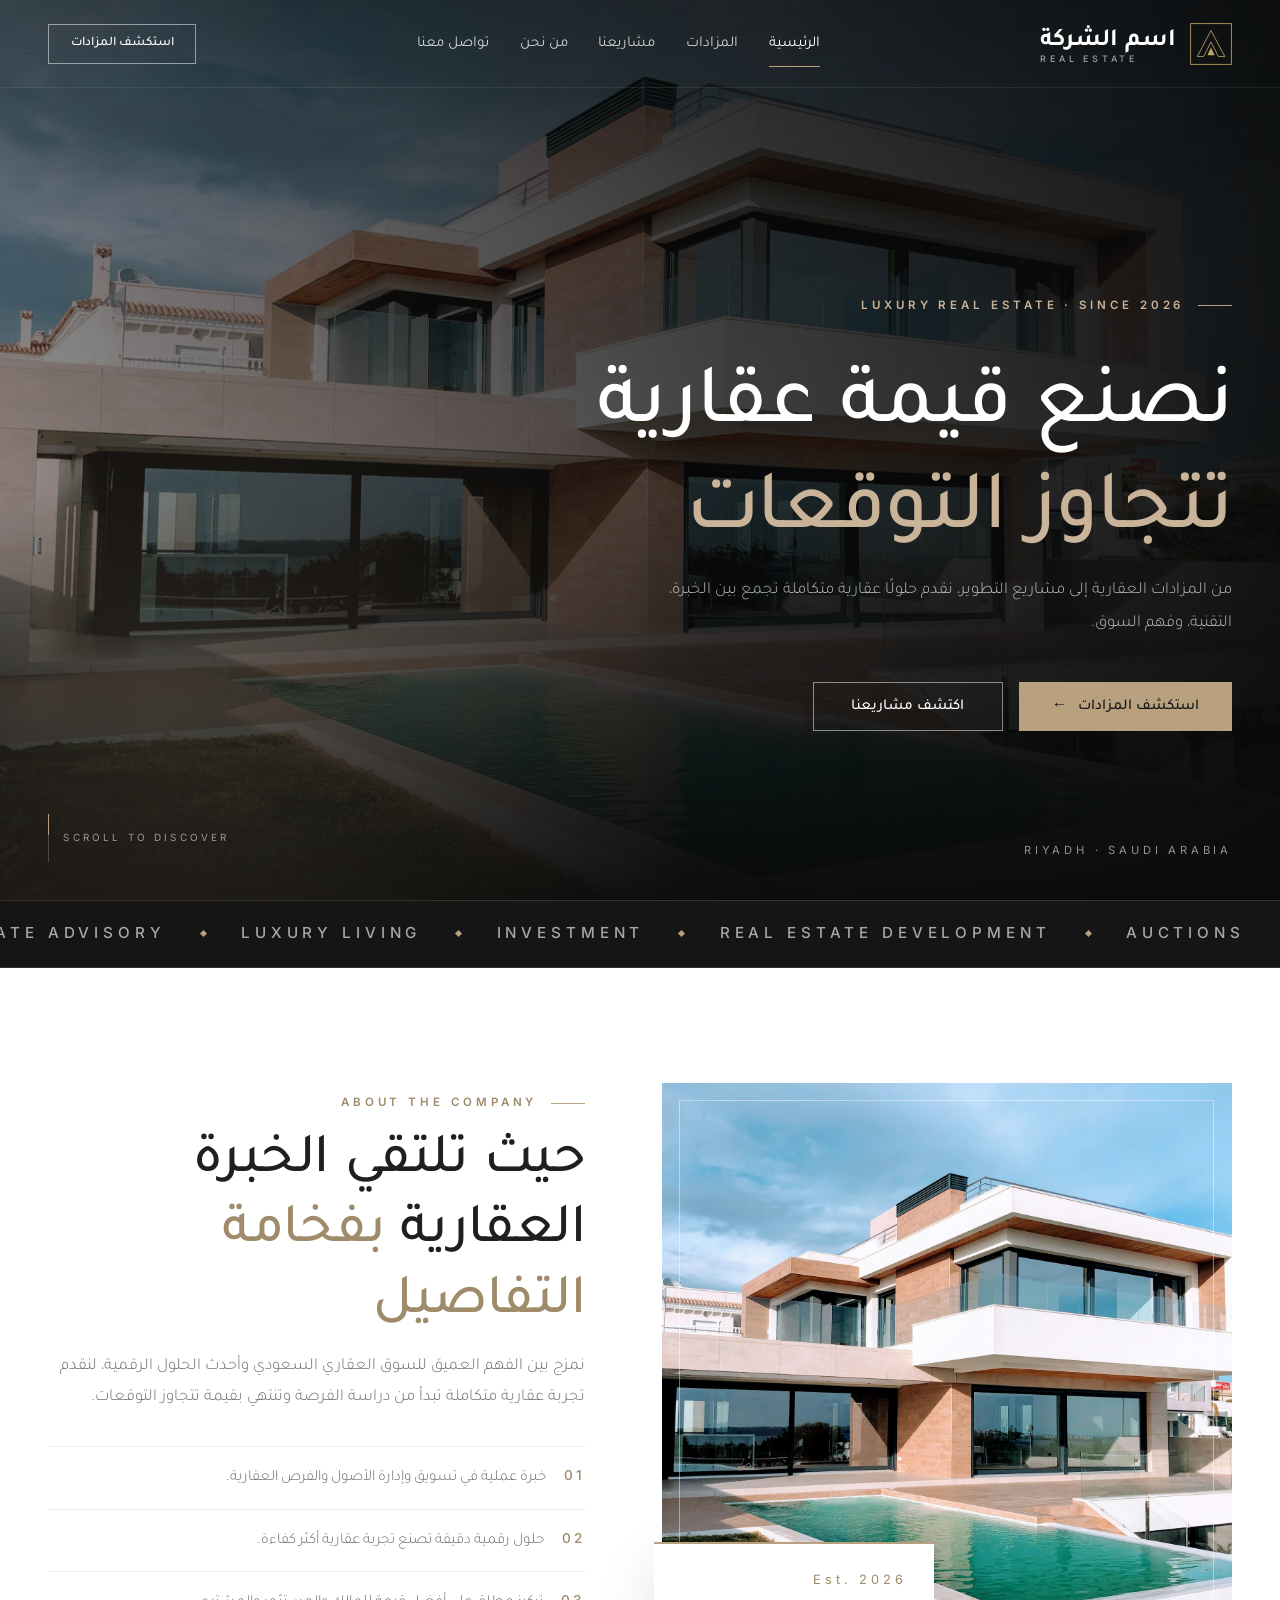
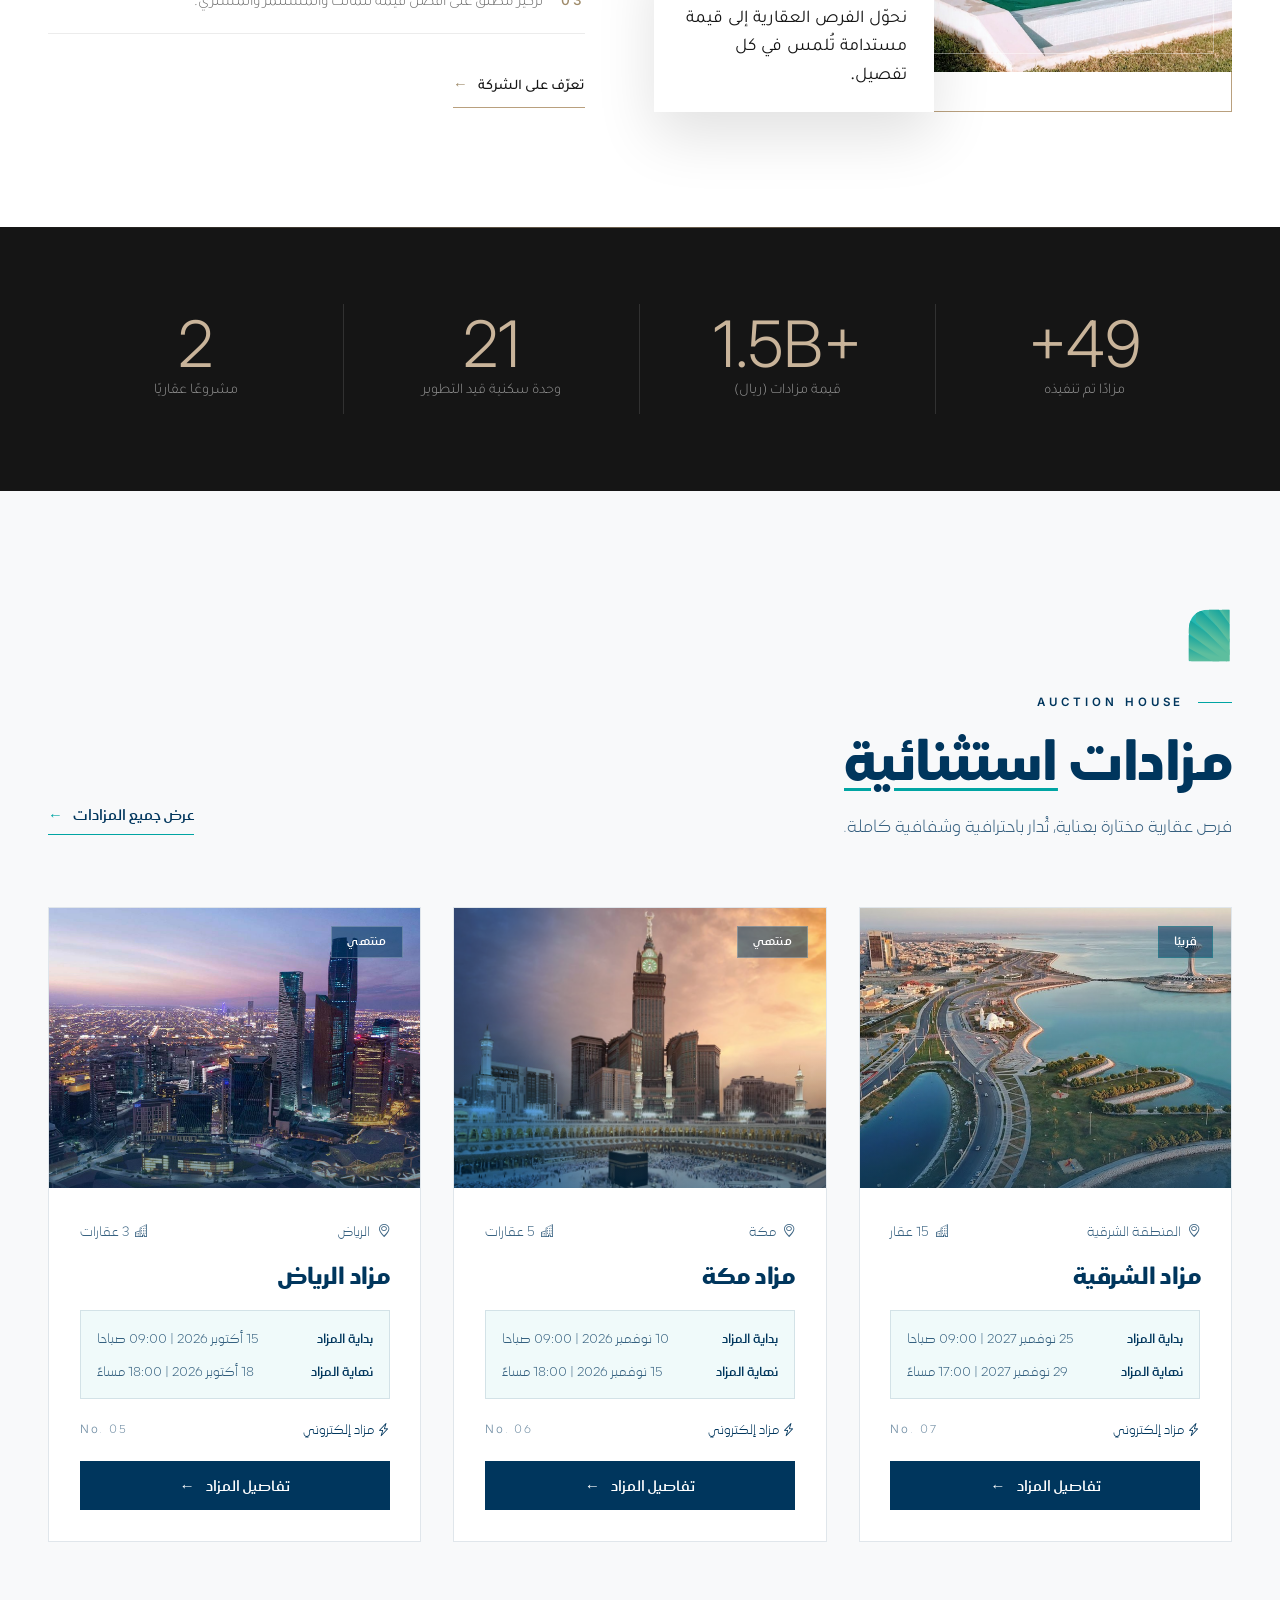
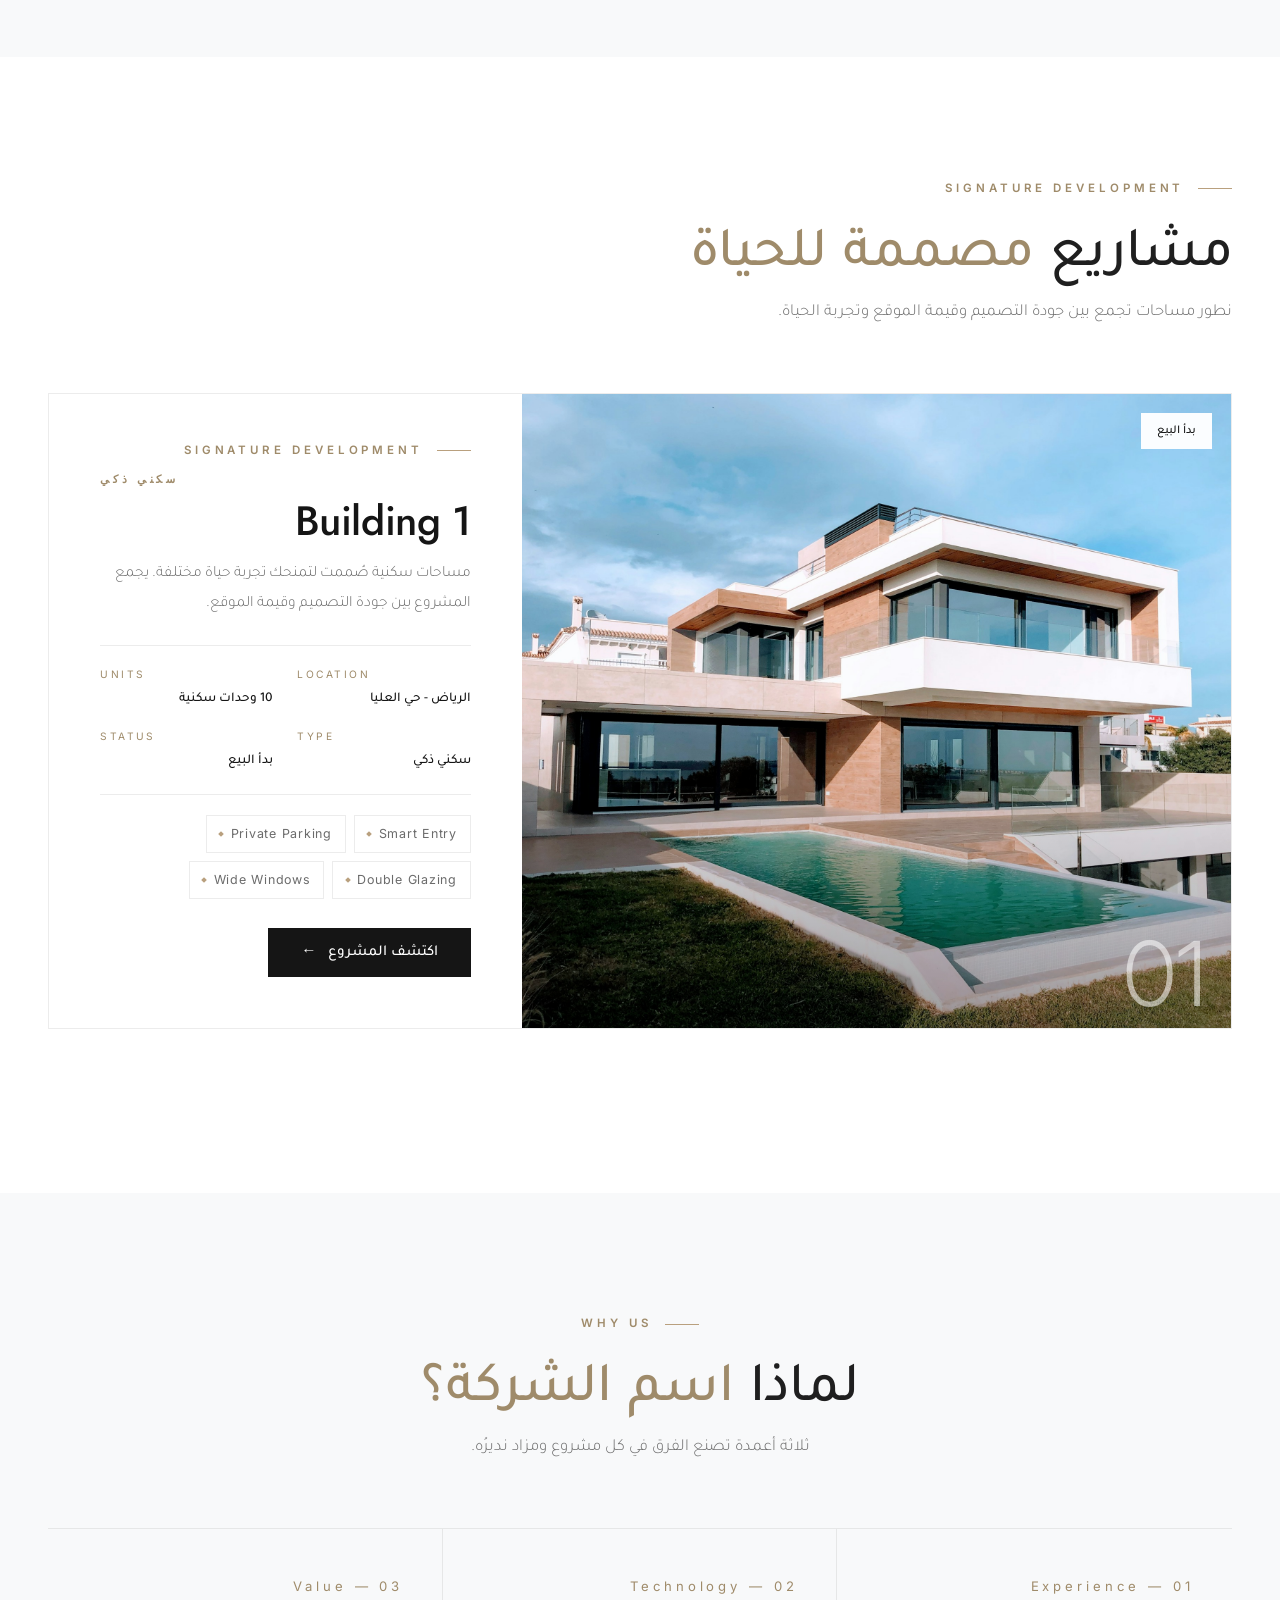
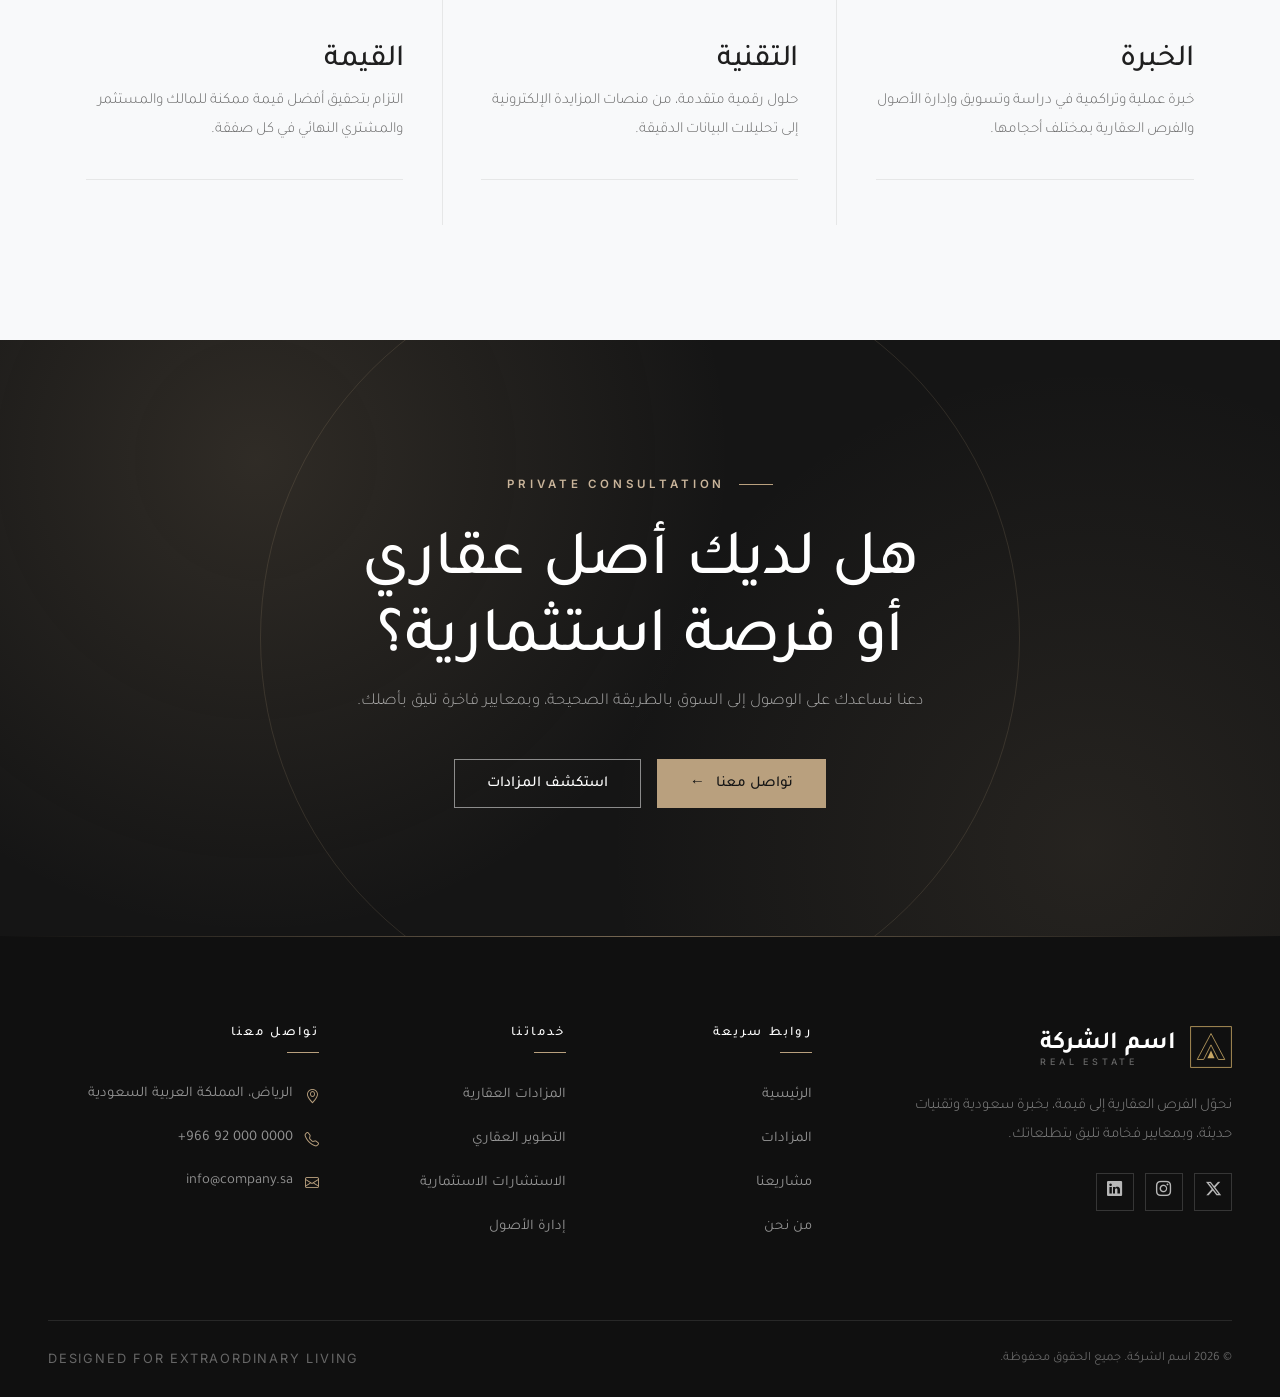
<file: index.html>
<!DOCTYPE html>
<html lang="ar" dir="rtl">
<head>
    <meta charset="UTF-8">
    <meta name="viewport" content="width=device-width, initial-scale=1.0">

    <title>اسم الشركة | الفخامة العقارية · المزادات والتطوير</title>
    <meta name="description" content="نمنحك فرصًا استثمارية آمنة، ومشاريع تطويرية تلبي تطلعاتك السكنية والاستثمارية، بتجربة عقارية فاخرة.">

    <meta property="og:title" content="اسم الشركة | الفخامة العقارية">
    <meta property="og:description" content="نمنحك فرصًا استثمارية آمنة، ومشاريع تطويرية تلبي تطلعاتك السكنية والاستثمارية.">
    <meta property="og:image" content="assets/images/development/aqaronaresidence1/hero.jpg">
    <meta property="og:type" content="website">

    <link rel="icon" href="assets/logo/favicon.svg" type="image/svg+xml">
    <link rel="preload" href="assets/images/development/aqaronaresidence1/hero.jpg" as="image">
    <link rel="preload" href="infath-fonts/RuaqArabic-Light.ttf" as="font" type="font/ttf" crossorigin>
    <link rel="preload" href="infath-fonts/RuaqArabic-Medium.ttf" as="font" type="font/ttf" crossorigin>
    <link rel="preload" href="infath-fonts/RuaqArabic-Bold.ttf" as="font" type="font/ttf" crossorigin>
    <link rel="preload" href="infath-fonts/LamaSans-Regular.otf" as="font" type="font/otf" crossorigin>

    <link href="https://cdn.jsdelivr.net/npm/bootstrap-icons/font/bootstrap-icons.css" rel="stylesheet">
    <link rel="stylesheet" href="css/style.css?v=11">
    <script>document.documentElement.classList.add('js');</script>
</head>
<body>

    <!-- ============================ Header ============================ -->
    <header class="site-header">
        <div class="header-inner">
            <a class="brand" href="index.html" aria-label="اسم الشركة">
                <span class="brand-mark"><img src="assets/logo/brand-mark.svg" alt=""></span>
                <span class="brand-text">
                    <span class="brand-name">اسم الشركة</span>
                    <span class="brand-sub">Real Estate</span>
                </span>
            </a>

            <nav class="nav-menu" id="mainNav" aria-label="القائمة الرئيسية">
                <a href="index.html">الرئيسية</a>
                <a href="auctions.html">المزادات</a>
                <a href="projects.html">مشاريعنا</a>
                <a href="about.html">من نحن</a>
                <a href="contact.html">تواصل معنا</a>
            </nav>

            <div class="header-actions">
                <a href="auctions.html" class="btn btn-outline-light btn-header">استكشف المزادات</a>
                <button class="mobile-toggle" type="button" aria-label="فتح القائمة" aria-controls="mainNav" aria-expanded="false">
                    <span></span><span></span><span></span>
                </button>
            </div>
        </div>
    </header>

    <main>
        <!-- ============================ Hero ============================ -->
        <section class="hero">
            <div class="hero-bg" style="background-image: url('assets/images/development/aqaronaresidence1/hero.jpg');"></div>

            <div class="container hero-inner">
                <div class="hero-copy">
                    <span class="eyebrow eyebrow-light">Luxury Real Estate · Since 2026</span>
                    <h1 class="hero-title">
                        <span class="line"><span>نصنع قيمة عقارية</span></span>
                        <span class="line"><span><em>تتجاوز التوقعات</em></span></span>
                    </h1>
                    <p class="hero-desc">
                        من المزادات العقارية إلى مشاريع التطوير، نقدم حلولًا عقارية متكاملة
                        تجمع بين الخبرة، التقنية، وفهم السوق.
                    </p>
                    <div class="hero-btns">
                        <a href="auctions.html" class="btn btn-gold">استكشف المزادات <span class="arrow">←</span></a>
                        <a href="#projects" class="btn btn-outline-light">اكتشف مشاريعنا</a>
                    </div>
                </div>
            </div>

            <div class="container hero-meta">
                <span class="hero-place">Riyadh · Saudi Arabia</span>
                <div class="hero-scroll">
                    <span class="scroll-line"></span>
                    <span>Scroll to discover</span>
                </div>
            </div>
        </section>

        <!-- =========================== Marquee ========================== -->
        <div class="marquee" aria-hidden="true">
            <div class="marquee-track">
                <div class="marquee-group">
                    <span>Auctions</span><i></i>
                    <span>Real Estate Development</span><i></i>
                    <span>Investment</span><i></i>
                    <span>Luxury Living</span><i></i>
                    <span>Private Advisory</span><i></i>
                    <span>Saudi Arabia</span><i></i>
                </div>
                <div class="marquee-group">
                    <span>Auctions</span><i></i>
                    <span>Real Estate Development</span><i></i>
                    <span>Investment</span><i></i>
                    <span>Luxury Living</span><i></i>
                    <span>Private Advisory</span><i></i>
                    <span>Saudi Arabia</span><i></i>
                </div>
            </div>
        </div>

        <!-- ============================ Intro =========================== -->
        <section class="section" id="about">
            <div class="container intro-grid">
                <div class="intro-media" data-reveal="right">
                    <div class="intro-frame img-reveal">
                        <img src="assets/images/development/aqaronaresidence1/residence-01.jpg" alt="تفاصيل معمارية فاخرة من مشاريع الشركة" loading="lazy" decoding="async">
                    </div>
                    <div class="intro-note">
                        <span class="note-num">Est. 2026</span>
                        <p>نحوّل الفرص العقارية إلى قيمة مستدامة تُلمس في كل تفصيل.</p>
                    </div>
                </div>

                <div class="intro-copy" data-reveal="left" data-delay="120">
                    <span class="eyebrow">About the company</span>
                    <h2 class="section-title">حيث تلتقي الخبرة العقارية <span class="gold">بفخامة التفاصيل</span></h2>
                    <p class="section-lead">
                        نمزج بين الفهم العميق للسوق العقاري السعودي وأحدث الحلول الرقمية،
                        لنقدم تجربة عقارية متكاملة تبدأ من دراسة الفرصة وتنتهي بقيمة
                        تتجاوز التوقعات.
                    </p>

                    <ul class="intro-list">
                        <li><strong>01</strong><span>خبرة عملية في تسويق وإدارة الأصول والفرص العقارية.</span></li>
                        <li><strong>02</strong><span>حلول رقمية دقيقة تصنع تجربة عقارية أكثر كفاءة.</span></li>
                        <li><strong>03</strong><span>تركيز مطلق على أفضل قيمة للمالك والمستثمر والمشتري.</span></li>
                    </ul>

                    <a href="about.html" class="text-link">تعرّف على الشركة <span class="arrow">←</span></a>
                </div>
            </div>
        </section>

        <!-- ============================ Stats =========================== -->
        <section class="stats-band">
            <div class="container stats-grid" id="stats-grid"></div>
        </section>

        <!-- =========================== Auctions ========================= -->
        <section class="section auctions-section">
            <div class="container">
                <div class="split-head">
                    <div class="section-head" data-reveal>
                        <div class="auction-logo">
                            <img src="assets/logo/auc.svg" alt="شعار المزاد" width="46" height="58">
                        </div>
                        <span class="eyebrow">Auction House</span>
                        <h2 class="section-title">مزادات <span class="gold">استثنائية</span></h2>
                        <p class="section-lead">فرص عقارية مختارة بعناية، تُدار باحترافية وشفافية كاملة.</p>
                    </div>
                    <a href="auctions.html" class="text-link" data-reveal>عرض جميع المزادات <span class="arrow">←</span></a>
                </div>

                <div class="auctions-grid" id="featured-auctions-grid"></div>
            </div>
        </section>

        <!-- =========================== Projects ========================= -->
        <section class="section projects-section" id="projects">
            <div class="container">
                <div class="section-head" data-reveal>
                    <span class="eyebrow">Signature Development</span>
                    <h2 class="section-title">مشاريع <span class="gold">مصممة للحياة</span></h2>
                    <p class="section-lead">نطور مساحات تجمع بين جودة التصميم وقيمة الموقع وتجربة الحياة.</p>
                </div>

                <div id="featured-project-container"></div>
            </div>
        </section>

        <!-- ============================ Values ========================== -->
        <section class="section section-ivory">
            <div class="container">
                <div class="section-head center" data-reveal>
                    <span class="eyebrow">Why us</span>
                    <h2 class="section-title">لماذا <span class="gold">اسم الشركة؟</span></h2>
                    <p class="section-lead">ثلاثة أعمدة تصنع الفرق في كل مشروع ومزاد نديرُه.</p>
                </div>

                <div class="values-grid">
                    <article class="value-card" data-reveal data-delay="0">
                        <span class="value-num">01 — Experience</span>
                        <h3>الخبرة</h3>
                        <p>خبرة عملية وتراكمية في دراسة وتسويق وإدارة الأصول والفرص العقارية بمختلف أحجامها.</p>
                        <div class="value-line"></div>
                    </article>
                    <article class="value-card" data-reveal data-delay="120">
                        <span class="value-num">02 — Technology</span>
                        <h3>التقنية</h3>
                        <p>حلول رقمية متقدمة، من منصات المزايدة الإلكترونية إلى تحليلات البيانات الدقيقة.</p>
                        <div class="value-line"></div>
                    </article>
                    <article class="value-card" data-reveal data-delay="240">
                        <span class="value-num">03 — Value</span>
                        <h3>القيمة</h3>
                        <p>التزام بتحقيق أفضل قيمة ممكنة للمالك والمستثمر والمشتري النهائي في كل صفقة.</p>
                        <div class="value-line"></div>
                    </article>
                </div>
            </div>
        </section>

        <!-- ============================= CTA ============================ -->
        <section class="cta">
            <div class="container cta-inner" data-reveal>
                <span class="eyebrow eyebrow-light">Private Consultation</span>
                <h2>هل لديك أصل عقاري<br>أو فرصة استثمارية؟</h2>
                <p>دعنا نساعدك على الوصول إلى السوق بالطريقة الصحيحة، وبمعايير فاخرة تليق بأصلك.</p>
                <div class="cta-btns">
                    <a href="contact.html" class="btn btn-gold">تواصل معنا <span class="arrow">←</span></a>
                    <a href="auctions.html" class="btn btn-outline-light">استكشف المزادات</a>
                </div>
            </div>
        </section>
    </main>

    <!-- ============================ Footer ============================ -->
    <footer class="site-footer">
        <div class="container">
            <div class="footer-grid">
                <div class="footer-brand">
                    <a class="brand" href="index.html" aria-label="اسم الشركة">
                        <span class="brand-mark"><img src="assets/logo/brand-mark.svg" alt=""></span>
                        <span class="brand-text">
                            <span class="brand-name">اسم الشركة</span>
                            <span class="brand-sub">Real Estate</span>
                        </span>
                    </a>
                    <p>
                        نحوّل الفرص العقارية إلى قيمة، بخبرة سعودية وتقنيات حديثة،
                        وبمعايير فخامة تليق بتطلعاتك.
                    </p>
                    <div class="footer-social">
                        <a href="#" aria-label="X"><i class="bi bi-twitter-x"></i></a>
                        <a href="#" aria-label="Instagram"><i class="bi bi-instagram"></i></a>
                        <a href="#" aria-label="LinkedIn"><i class="bi bi-linkedin"></i></a>
                    </div>
                </div>

                <div>
                    <h4 class="footer-title">روابط سريعة</h4>
                    <ul class="footer-links">
                        <li><a href="index.html">الرئيسية</a></li>
                        <li><a href="auctions.html">المزادات</a></li>
                        <li><a href="projects.html">مشاريعنا</a></li>
                        <li><a href="about.html">من نحن</a></li>
                    </ul>
                </div>

                <div>
                    <h4 class="footer-title">خدماتنا</h4>
                    <ul class="footer-links">
                        <li><a href="auctions.html">المزادات العقارية</a></li>
                        <li><a href="projects.html">التطوير العقاري</a></li>
                        <li><a href="contact.html">الاستشارات الاستثمارية</a></li>
                        <li><a href="contact.html">إدارة الأصول</a></li>
                    </ul>
                </div>

                <div>
                    <h4 class="footer-title">تواصل معنا</h4>
                    <ul class="footer-contact">
                        <li><i class="bi bi-geo-alt"></i><span>الرياض، المملكة العربية السعودية</span></li>
                        <li><i class="bi bi-telephone"></i><a href="tel:+966920000000" dir="ltr">+966 92 000 0000</a></li>
                        <li><i class="bi bi-envelope"></i><a href="mailto:info@company.sa">info@company.sa</a></li>
                    </ul>
                </div>
            </div>

            <div class="footer-bottom">
                <span>© 2026 اسم الشركة. جميع الحقوق محفوظة.</span>
                <span class="latin">Designed for extraordinary living</span>
            </div>
        </div>
    </footer>

    <script src="js/data.js?v=11"></script>
    <script src="js/main.js?v=11"></script>
</body>
</html>
</file>
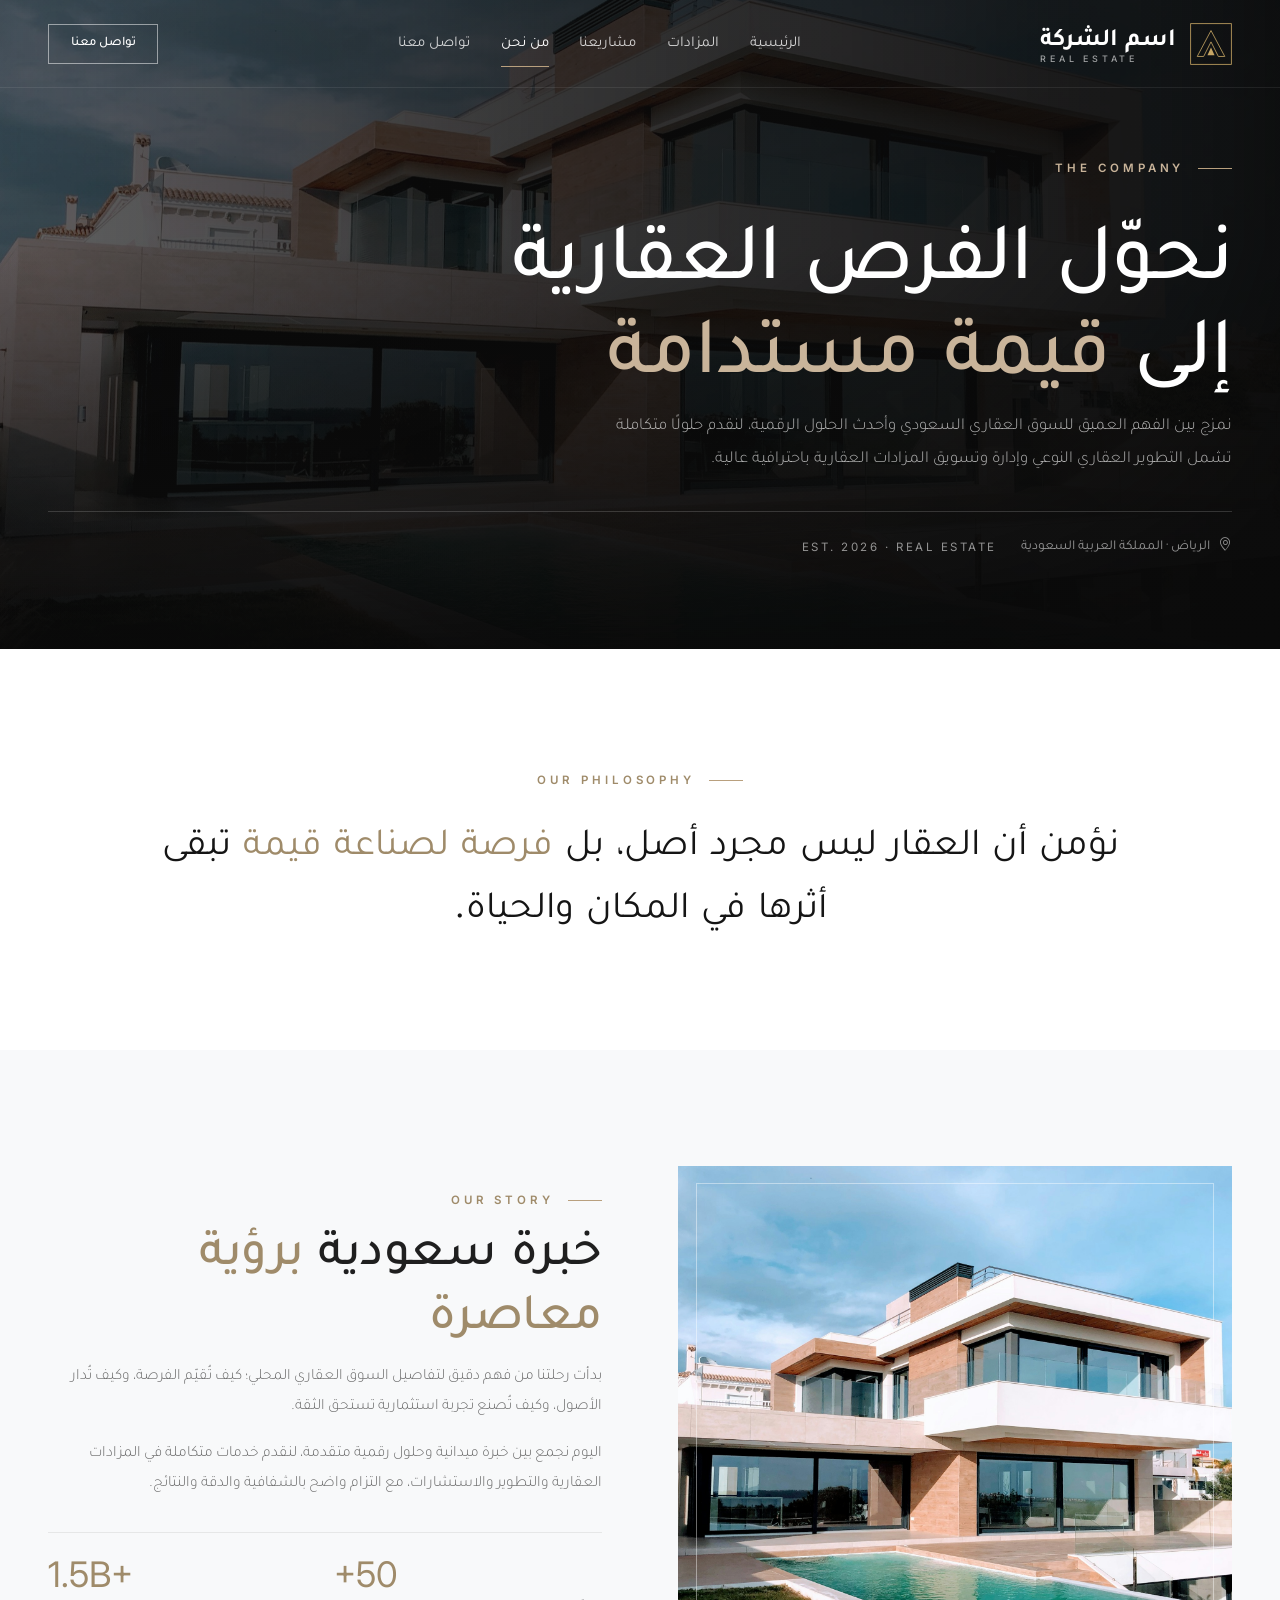
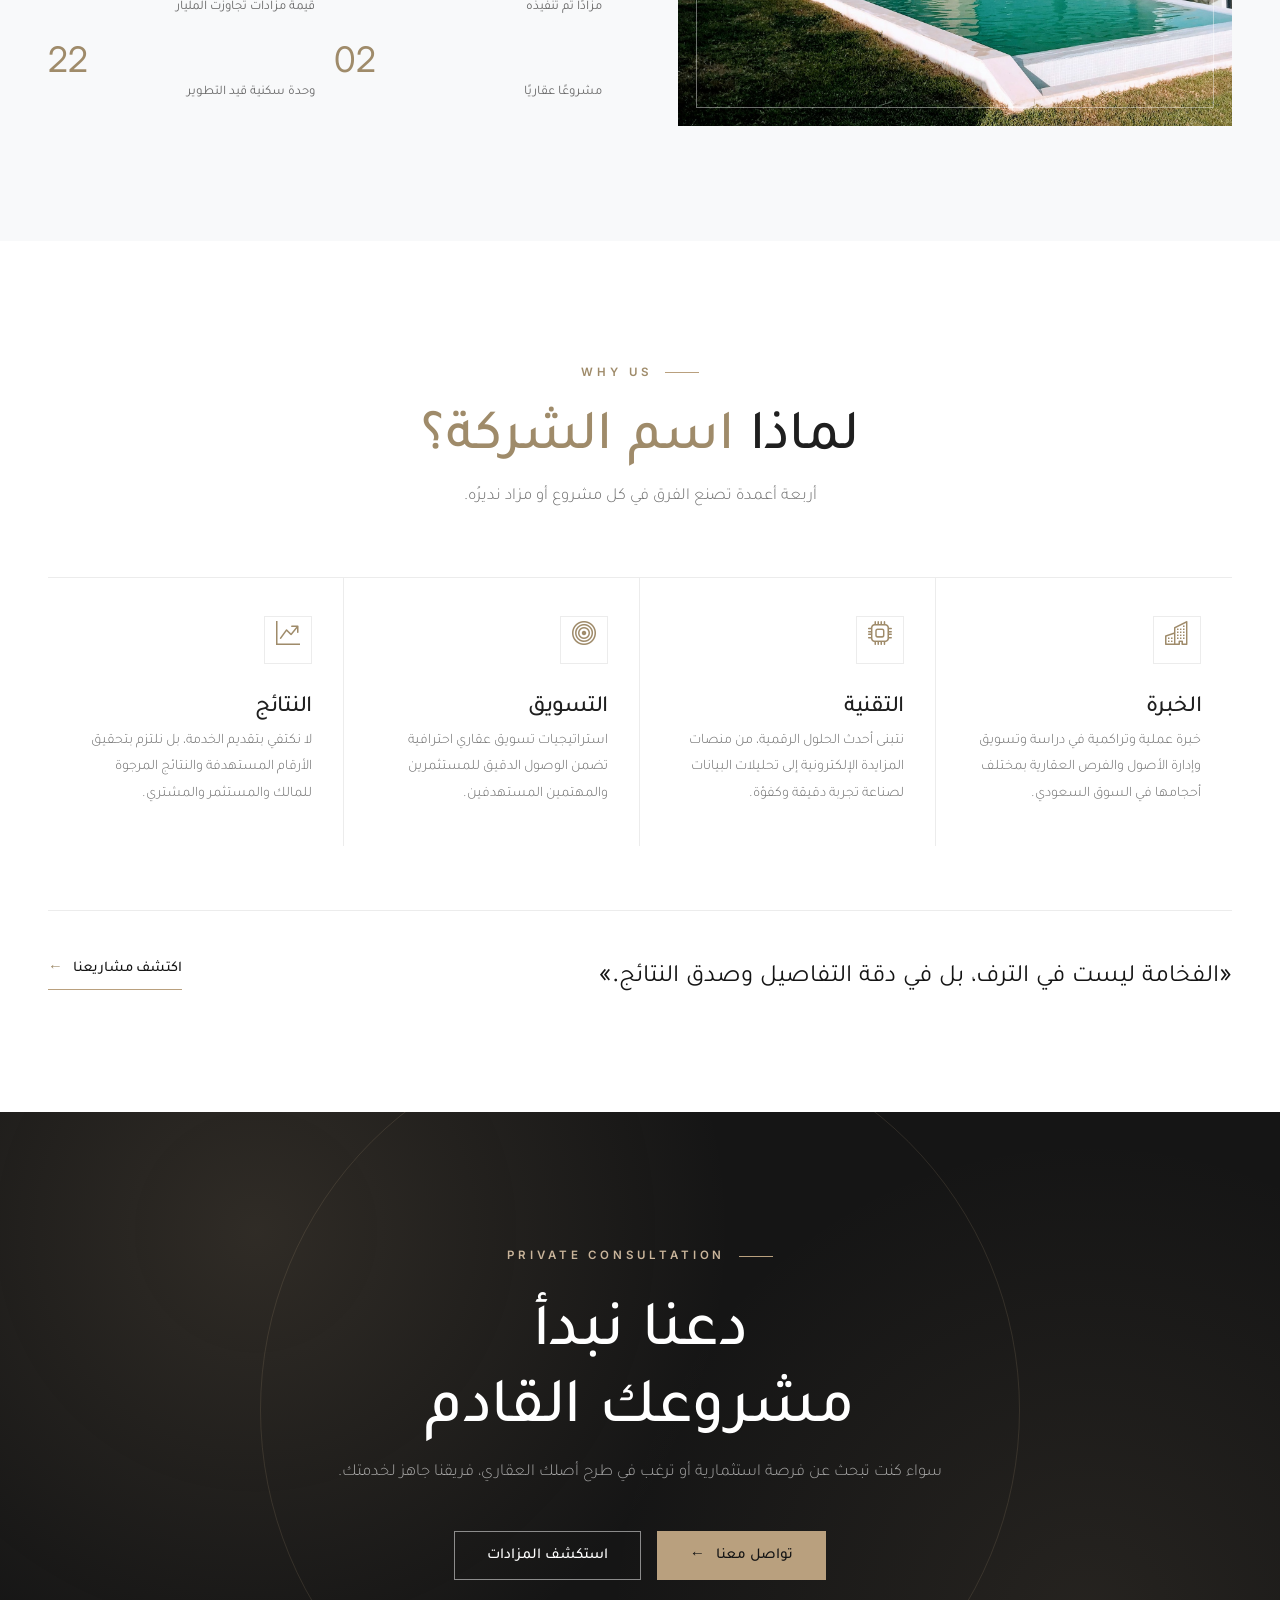
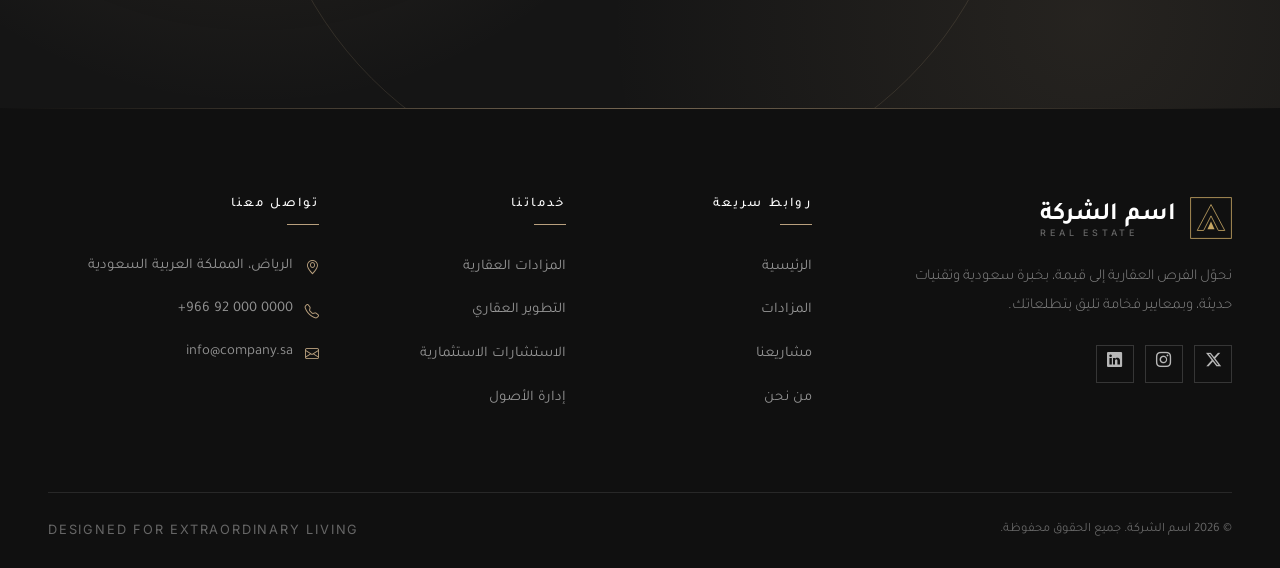
<file: about.html>
<!DOCTYPE html>
<html lang="ar" dir="rtl">
<head>
    <meta charset="UTF-8">
    <meta name="viewport" content="width=device-width, initial-scale=1.0">

    <title>من نحن | اسم الشركة · الفخامة العقارية</title>
    <meta name="description" content="تعرّف على اسم الشركة: خبرة في تسويق وإدارة الأصول والمزادات العقارية والتطوير، بمعايير فخامة وتقنيات حديثة.">

    <meta property="og:title" content="من نحن | اسم الشركة">
    <meta property="og:description" content="نحوّل الفرص العقارية إلى قيمة مستدامة، بخبرة سعودية وتقنيات حديثة.">
    <meta property="og:image" content="assets/images/development/aqaronaresidence1/residence-01.jpg">
    <meta property="og:type" content="website">

    <link rel="icon" href="assets/logo/favicon.svg" type="image/svg+xml">
    <link rel="preload" href="infath-fonts/RuaqArabic-Light.ttf" as="font" type="font/ttf" crossorigin>
    <link rel="preload" href="infath-fonts/RuaqArabic-Medium.ttf" as="font" type="font/ttf" crossorigin>
    <link rel="preload" href="infath-fonts/RuaqArabic-Bold.ttf" as="font" type="font/ttf" crossorigin>
    <link rel="preload" href="infath-fonts/LamaSans-Regular.otf" as="font" type="font/otf" crossorigin>
    <link href="https://cdn.jsdelivr.net/npm/bootstrap-icons/font/bootstrap-icons.css" rel="stylesheet">
    <link rel="stylesheet" href="css/style.css?v=10">
    <script>document.documentElement.classList.add('js');</script>
</head>
<body>

    <!-- ============================ Header ============================ -->
    <header class="site-header">
        <div class="header-inner">
            <a class="brand" href="index.html" aria-label="اسم الشركة">
                <span class="brand-mark"><img src="assets/logo/brand-mark.svg" alt=""></span>
                <span class="brand-text">
                    <span class="brand-name">اسم الشركة</span>
                    <span class="brand-sub">Real Estate</span>
                </span>
            </a>

            <nav class="nav-menu" id="mainNav" aria-label="القائمة الرئيسية">
                <a href="index.html">الرئيسية</a>
                <a href="auctions.html">المزادات</a>
                <a href="projects.html">مشاريعنا</a>
                <a href="about.html">من نحن</a>
                <a href="contact.html">تواصل معنا</a>
            </nav>

            <div class="header-actions">
                <a href="contact.html" class="btn btn-outline-light btn-header">تواصل معنا</a>
                <button class="mobile-toggle" type="button" aria-label="فتح القائمة" aria-controls="mainNav" aria-expanded="false">
                    <span></span><span></span><span></span>
                </button>
            </div>
        </div>
    </header>

    <main>
        <!-- ============================ Hero ============================ -->
        <section class="page-hero about-hero">
            <div class="page-hero-bg" style="background-image: url('assets/images/development/aqaronaresidence1/residence-01.jpg');"></div>
            <div class="container page-hero-inner">
                <span class="eyebrow eyebrow-light">The Company</span>
                <h1>نحوّل الفرص العقارية<br>إلى <em style="font-style: normal; color: var(--gold-2);">قيمة مستدامة</em></h1>
                <p>
                    نمزج بين الفهم العميق للسوق العقاري السعودي وأحدث الحلول الرقمية،
                    لنقدم حلولًا متكاملة تشمل التطوير العقاري النوعي وإدارة وتسويق
                    المزادات العقارية باحترافية عالية.
                </p>
                <div class="page-hero-meta">
                    <span><i class="bi bi-geo-alt"></i> الرياض · المملكة العربية السعودية</span>
                    <span class="latin">Est. 2026 · Real Estate</span>
                </div>
            </div>
        </section>

        <!-- ========================== Statement ======================== -->
        <section class="section about-statement">
            <div class="container">
                <div class="about-statement-inner" data-reveal>
                    <span class="eyebrow" style="margin-bottom: 1.4rem; display: inline-flex;">Our Philosophy</span>
                    <p>
                        نؤمن أن العقار ليس مجرد أصل، بل <em>فرصة لصناعة قيمة</em>
                        تبقى أثرها في المكان والحياة.
                    </p>
                </div>
            </div>
        </section>

        <!-- ============================ Story ========================== -->
        <section class="section about-story">
            <div class="container about-story-grid">
                <div class="about-story-media" data-reveal="right">
                    <img src="assets/images/development/aqaronaresidence1/hero.jpg"
                         alt="مشروع سكني فاخر من مشاريع اسم الشركة" loading="lazy">
                </div>

                <div class="about-story-copy" data-reveal="left" data-delay="120">
                    <span class="eyebrow">Our Story</span>
                    <h2 class="section-title">خبرة سعودية <span class="gold">برؤية معاصرة</span></h2>
                    <p>
                        بدأت رحلتنا من فهم دقيق لتفاصيل السوق العقاري المحلي؛ كيف تُقيّم
                        الفرصة، وكيف تُدار الأصول، وكيف تُصنع تجربة استثمارية تستحق الثقة.
                    </p>
                    <p>
                        اليوم نجمع بين خبرة ميدانية وحلول رقمية متقدمة، لنقدم خدمات
                        متكاملة في المزادات العقارية والتطوير والاستشارات، مع التزام
                        واضح بالشفافية والدقة والنتائج.
                    </p>

                    <div class="about-facts">
                        <div class="about-fact">
                            <span class="fact-value">+50</span>
                            <span class="fact-label">مزادًا تم تنفيذه</span>
                        </div>
                        <div class="about-fact">
                            <span class="fact-value">1.5B+</span>
                            <span class="fact-label">قيمة مزادات تجاوزت المليار</span>
                        </div>
                        <div class="about-fact">
                            <span class="fact-value">02</span>
                            <span class="fact-label">مشروعًا عقاريًا</span>
                        </div>
                        <div class="about-fact">
                            <span class="fact-value">22</span>
                            <span class="fact-label">وحدة سكنية قيد التطوير</span>
                        </div>
                    </div>
                </div>
            </div>
        </section>

        <!-- ============================= Why =========================== -->
        <section class="section">
            <div class="container">
                <div class="section-head center" data-reveal>
                    <span class="eyebrow">Why us</span>
                    <h2 class="section-title">لماذا <span class="gold">اسم الشركة؟</span></h2>
                    <p class="section-lead">أربعة أعمدة تصنع الفرق في كل مشروع أو مزاد نديرُه.</p>
                </div>

                <div class="why-grid">
                    <article class="why-card" data-reveal data-delay="0">
                        <span class="why-icon"><i class="bi bi-buildings"></i></span>
                        <h3>الخبرة</h3>
                        <p>خبرة عملية وتراكمية في دراسة وتسويق وإدارة الأصول والفرص العقارية بمختلف أحجامها في السوق السعودي.</p>
                    </article>
                    <article class="why-card" data-reveal data-delay="100">
                        <span class="why-icon"><i class="bi bi-cpu"></i></span>
                        <h3>التقنية</h3>
                        <p>نتبنى أحدث الحلول الرقمية، من منصات المزايدة الإلكترونية إلى تحليلات البيانات لصناعة تجربة دقيقة وكفؤة.</p>
                    </article>
                    <article class="why-card" data-reveal data-delay="200">
                        <span class="why-icon"><i class="bi bi-bullseye"></i></span>
                        <h3>التسويق</h3>
                        <p>استراتيجيات تسويق عقاري احترافية تضمن الوصول الدقيق للمستثمرين والمهتمين المستهدفين.</p>
                    </article>
                    <article class="why-card" data-reveal data-delay="300">
                        <span class="why-icon"><i class="bi bi-graph-up-arrow"></i></span>
                        <h3>النتائج</h3>
                        <p>لا نكتفي بتقديم الخدمة، بل نلتزم بتحقيق الأرقام المستهدفة والنتائج المرجوة للمالك والمستثمر والمشتري.</p>
                    </article>
                </div>

                <div class="about-values-note" data-reveal>
                    <p>«الفخامة ليست في الترف، بل في دقة التفاصيل وصدق النتائج.»</p>
                    <a href="projects.html" class="text-link">اكتشف مشاريعنا <span class="arrow">←</span></a>
                </div>
            </div>
        </section>

        <!-- ============================= CTA =========================== -->
        <section class="cta">
            <div class="container cta-inner" data-reveal>
                <span class="eyebrow eyebrow-light">Private Consultation</span>
                <h2>دعنا نبدأ<br>مشروعك القادم</h2>
                <p>سواء كنت تبحث عن فرصة استثمارية أو ترغب في طرح أصلك العقاري، فريقنا جاهز لخدمتك.</p>
                <div class="cta-btns">
                    <a href="contact.html" class="btn btn-gold">تواصل معنا <span class="arrow">←</span></a>
                    <a href="auctions.html" class="btn btn-outline-light">استكشف المزادات</a>
                </div>
            </div>
        </section>
    </main>

    <!-- ============================ Footer ============================ -->
    <footer class="site-footer">
        <div class="container">
            <div class="footer-grid">
                <div class="footer-brand">
                    <a class="brand" href="index.html" aria-label="اسم الشركة">
                        <span class="brand-mark"><img src="assets/logo/brand-mark.svg" alt=""></span>
                        <span class="brand-text">
                            <span class="brand-name">اسم الشركة</span>
                            <span class="brand-sub">Real Estate</span>
                        </span>
                    </a>
                    <p>نحوّل الفرص العقارية إلى قيمة، بخبرة سعودية وتقنيات حديثة، وبمعايير فخامة تليق بتطلعاتك.</p>
                    <div class="footer-social">
                        <a href="#" aria-label="X"><i class="bi bi-twitter-x"></i></a>
                        <a href="#" aria-label="Instagram"><i class="bi bi-instagram"></i></a>
                        <a href="#" aria-label="LinkedIn"><i class="bi bi-linkedin"></i></a>
                    </div>
                </div>

                <div>
                    <h4 class="footer-title">روابط سريعة</h4>
                    <ul class="footer-links">
                        <li><a href="index.html">الرئيسية</a></li>
                        <li><a href="auctions.html">المزادات</a></li>
                        <li><a href="projects.html">مشاريعنا</a></li>
                        <li><a href="about.html">من نحن</a></li>
                    </ul>
                </div>

                <div>
                    <h4 class="footer-title">خدماتنا</h4>
                    <ul class="footer-links">
                        <li><a href="auctions.html">المزادات العقارية</a></li>
                        <li><a href="projects.html">التطوير العقاري</a></li>
                        <li><a href="contact.html">الاستشارات الاستثمارية</a></li>
                        <li><a href="contact.html">إدارة الأصول</a></li>
                    </ul>
                </div>

                <div>
                    <h4 class="footer-title">تواصل معنا</h4>
                    <ul class="footer-contact">
                        <li><i class="bi bi-geo-alt"></i><span>الرياض، المملكة العربية السعودية</span></li>
                        <li><i class="bi bi-telephone"></i><a href="tel:+966920000000" dir="ltr">+966 92 000 0000</a></li>
                        <li><i class="bi bi-envelope"></i><a href="mailto:info@company.sa">info@company.sa</a></li>
                    </ul>
                </div>
            </div>

            <div class="footer-bottom">
                <span>© 2026 اسم الشركة. جميع الحقوق محفوظة.</span>
                <span class="latin">Designed for extraordinary living</span>
            </div>
        </div>
    </footer>

    <script src="js/data.js?v=10"></script>
    <script src="js/main.js?v=10"></script>
</body>
</html>
</file>
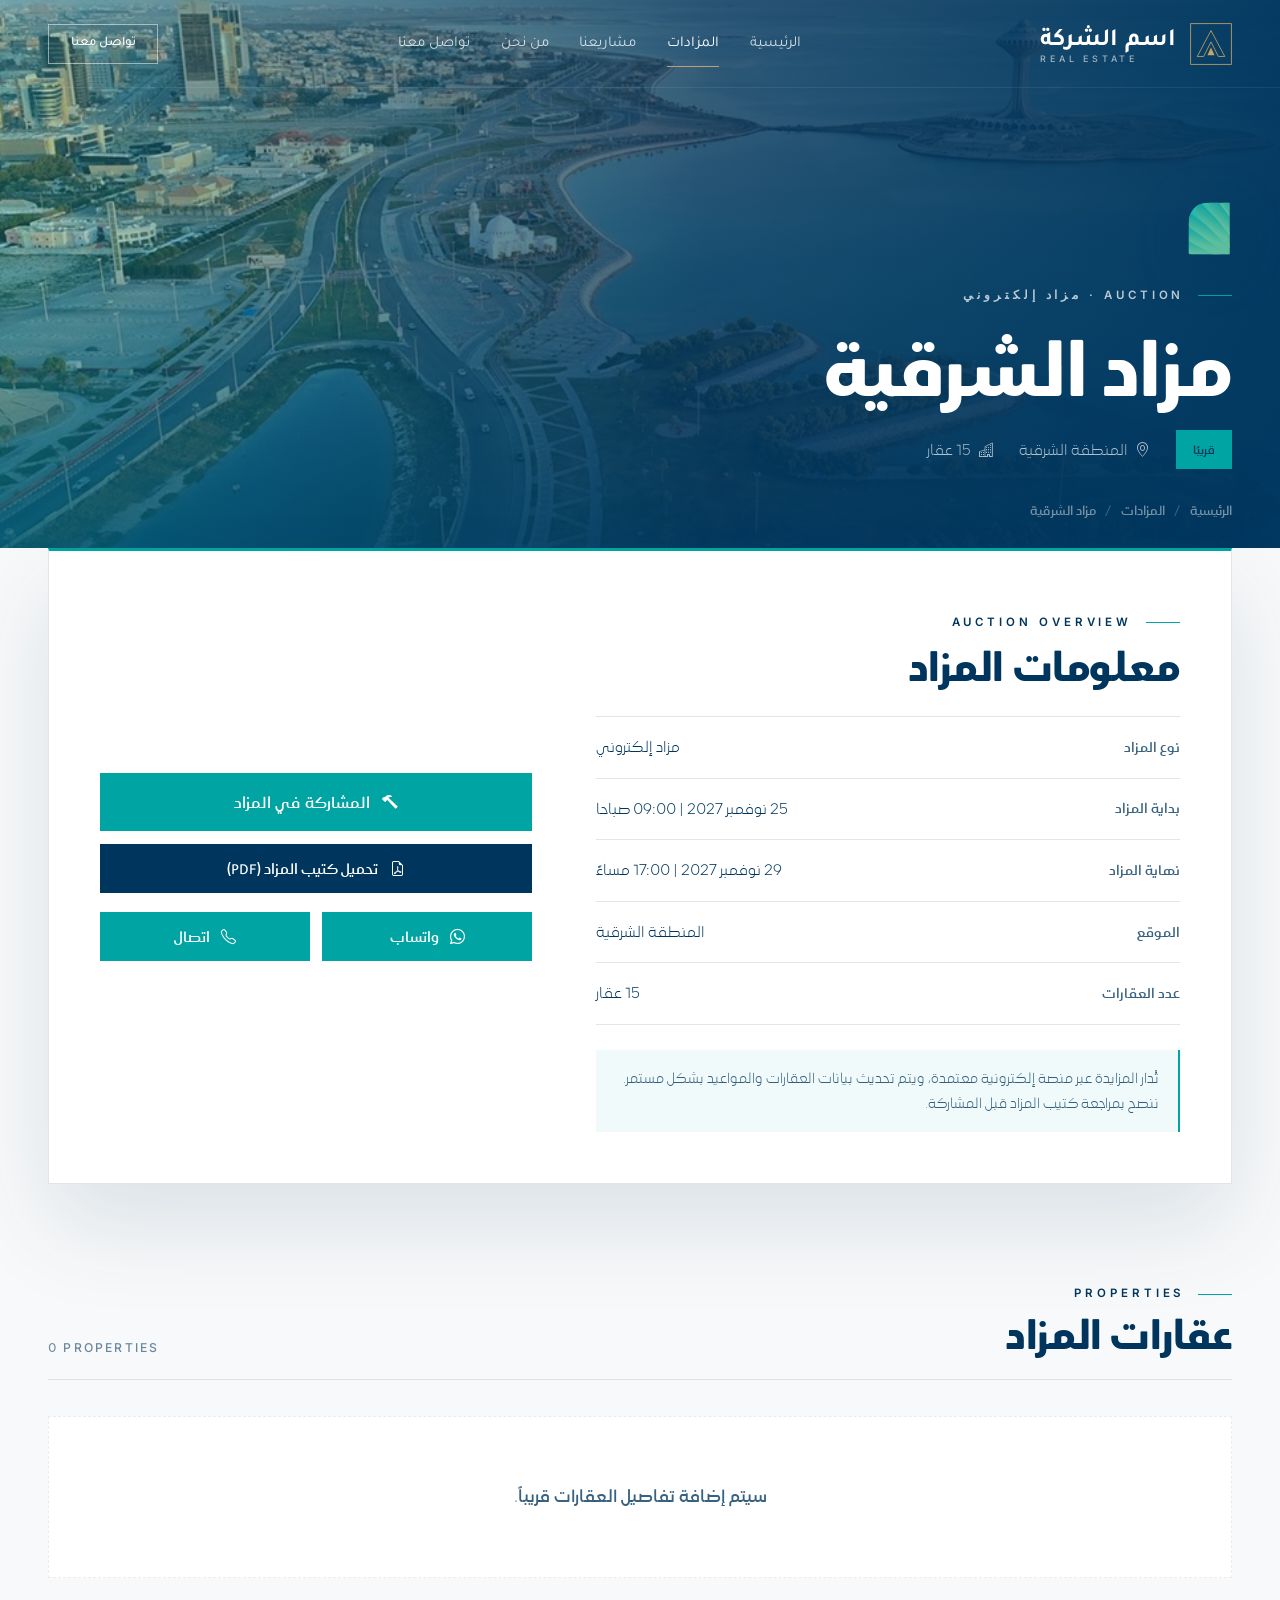
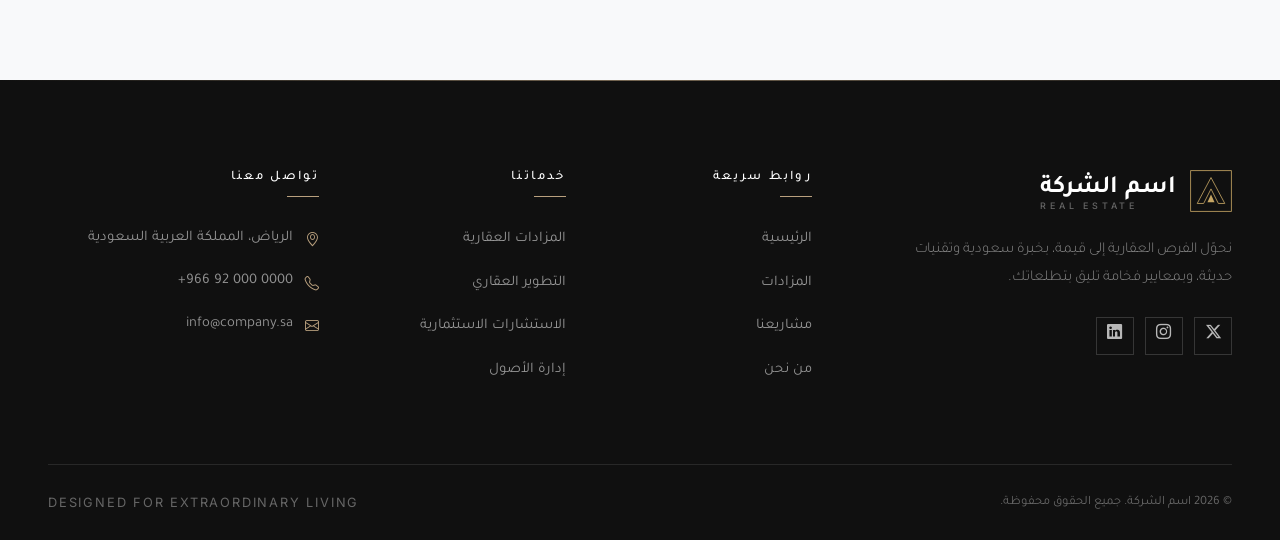
<file: auction-details.html>
<!DOCTYPE html>
<html lang="ar" dir="rtl">
<head>
    <meta charset="UTF-8">
    <meta name="viewport" content="width=device-width, initial-scale=1.0">

    <title>تفاصيل المزاد | اسم الشركة</title>
    <meta name="description" content="تفاصيل المزاد العقاري، العقارات المشاركة، ومواعيد المزايدة.">

    <meta property="og:title" content="تفاصيل المزاد | اسم الشركة">
    <meta property="og:description" content="تفاصيل المزاد العقاري والعقارات المشاركة ومواعيد المزايدة.">
    <meta property="og:image" content="assets/images/auctions/estithmar-mecca/main.png">
    <meta property="og:type" content="website">

    <link rel="icon" href="assets/logo/favicon.svg" type="image/svg+xml">
    <link rel="preload" href="infath-fonts/RuaqArabic-Light.ttf" as="font" type="font/ttf" crossorigin>
    <link rel="preload" href="infath-fonts/RuaqArabic-Medium.ttf" as="font" type="font/ttf" crossorigin>
    <link rel="preload" href="infath-fonts/RuaqArabic-Bold.ttf" as="font" type="font/ttf" crossorigin>
    <link rel="preload" href="infath-fonts/LamaSans-Regular.otf" as="font" type="font/otf" crossorigin>
    <link href="https://cdn.jsdelivr.net/npm/bootstrap-icons/font/bootstrap-icons.css" rel="stylesheet">
    <link rel="stylesheet" href="css/style.css?v=11">
    <script>document.documentElement.classList.add('js');</script>
</head>
<body>

    <!-- ============================ Header ============================ -->
    <header class="site-header">
        <div class="header-inner">
            <a class="brand" href="index.html" aria-label="اسم الشركة">
                <span class="brand-mark"><img src="assets/logo/brand-mark.svg" alt=""></span>
                <span class="brand-text">
                    <span class="brand-name">اسم الشركة</span>
                    <span class="brand-sub">Real Estate</span>
                </span>
            </a>

            <nav class="nav-menu" id="mainNav" aria-label="القائمة الرئيسية">
                <a href="index.html">الرئيسية</a>
                <a href="auctions.html">المزادات</a>
                <a href="projects.html">مشاريعنا</a>
                <a href="about.html">من نحن</a>
                <a href="contact.html">تواصل معنا</a>
            </nav>

            <div class="header-actions">
                <a href="contact.html" class="btn btn-outline-light btn-header">تواصل معنا</a>
                <button class="mobile-toggle" type="button" aria-label="فتح القائمة" aria-controls="mainNav" aria-expanded="false">
                    <span></span><span></span><span></span>
                </button>
            </div>
        </div>
    </header>

    <main id="auction-dynamic-content">
        <section class="auction-hero">
            <div class="container auction-hero-inner">
                <div class="auction-logo auction-logo--light">
                    <img src="assets/logo/auc.svg" alt="شعار المزاد" width="46" height="58">
                </div>
                <h1 class="auction-hero-title">جاري تحميل تفاصيل المزاد...</h1>
            </div>
        </section>
    </main>

    <!-- ============================ Footer ============================ -->
    <footer class="site-footer">
        <div class="container">
            <div class="footer-grid">
                <div class="footer-brand">
                    <a class="brand" href="index.html" aria-label="اسم الشركة">
                        <span class="brand-mark"><img src="assets/logo/brand-mark.svg" alt=""></span>
                        <span class="brand-text">
                            <span class="brand-name">اسم الشركة</span>
                            <span class="brand-sub">Real Estate</span>
                        </span>
                    </a>
                    <p>نحوّل الفرص العقارية إلى قيمة، بخبرة سعودية وتقنيات حديثة، وبمعايير فخامة تليق بتطلعاتك.</p>
                    <div class="footer-social">
                        <a href="#" aria-label="X"><i class="bi bi-twitter-x"></i></a>
                        <a href="#" aria-label="Instagram"><i class="bi bi-instagram"></i></a>
                        <a href="#" aria-label="LinkedIn"><i class="bi bi-linkedin"></i></a>
                    </div>
                </div>

                <div>
                    <h4 class="footer-title">روابط سريعة</h4>
                    <ul class="footer-links">
                        <li><a href="index.html">الرئيسية</a></li>
                        <li><a href="auctions.html">المزادات</a></li>
                        <li><a href="projects.html">مشاريعنا</a></li>
                        <li><a href="about.html">من نحن</a></li>
                    </ul>
                </div>

                <div>
                    <h4 class="footer-title">خدماتنا</h4>
                    <ul class="footer-links">
                        <li><a href="auctions.html">المزادات العقارية</a></li>
                        <li><a href="projects.html">التطوير العقاري</a></li>
                        <li><a href="contact.html">الاستشارات الاستثمارية</a></li>
                        <li><a href="contact.html">إدارة الأصول</a></li>
                    </ul>
                </div>

                <div>
                    <h4 class="footer-title">تواصل معنا</h4>
                    <ul class="footer-contact">
                        <li><i class="bi bi-geo-alt"></i><span>الرياض، المملكة العربية السعودية</span></li>
                        <li><i class="bi bi-telephone"></i><a href="tel:+966920000000" dir="ltr">+966 92 000 0000</a></li>
                        <li><i class="bi bi-envelope"></i><a href="mailto:info@company.sa">info@company.sa</a></li>
                    </ul>
                </div>
            </div>

            <div class="footer-bottom">
                <span>© 2026 اسم الشركة. جميع الحقوق محفوظة.</span>
                <span class="latin">Designed for extraordinary living</span>
            </div>
        </div>
    </footer>

    <script src="js/data.js?v=11"></script>
    <script src="js/main.js?v=11"></script>
    <script>
        document.addEventListener('DOMContentLoaded', () => {
            const urlParams = new URLSearchParams(window.location.search);
            const fallbackId = auctionsData.length ? auctionsData[0].id : null;
            const auctionId = urlParams.get('id') ? parseInt(urlParams.get('id'), 10) : fallbackId;

            const auction = auctionsData.find((a) => a.id === auctionId);
            const properties = auctionPropertiesData.filter((p) => p.auctionId === auctionId);

            if (!auction) {
                document.getElementById('auction-dynamic-content').innerHTML =
                    '<section class="auction-hero"><div class="container auction-hero-inner"><h1 class="auction-hero-title">المزاد غير موجود</h1></div></section>';
                return;
            }

            // Always derive the badge from the dates, never from stale data.
            auction.status = computeAuctionStatus(auction);

            renderAuctionDetails(auction, properties);
        });

        function renderAuctionDetails(auction, properties) {
            const container = document.getElementById('auction-dynamic-content');

            const brochureLink = auction.brochureLink || '#';
            const participateLink = auction.participateLink || '#';

            const contact = typeof contactData !== 'undefined' ? contactData : {};
            const waNumber = String(contact.whatsapp || '+966500000000').replace(/\D/g, '');
            const phoneNumber = String(contact.phone || '+966920000000').replace(/\s/g, '');
            const whatsappLink = `https://wa.me/${waNumber}`;
            const phoneLink = `tel:${phoneNumber}`;

            const statusClass = auction.status === 'منتهي'
                ? 'is-ended'
                : (auction.status === 'جاري' ? '' : 'is-upcoming');
            const liveDot = auction.status === 'جاري' ? '<span class="dot" style="width:6px;height:6px;border-radius:50%;background:currentColor;"></span>' : '';

            let propertiesHTML = '';

            if (properties.length > 0) {
                propertiesHTML = properties.map((prop, index) => `
                    <article class="prop-card" data-reveal data-delay="${(index % 3) * 100}">
                        <div class="prop-img">
                            <img src="${prop.image}" alt="${prop.title}" loading="lazy" decoding="async"
                                 onerror="this.onerror=null; this.src='${auction.image}';">
                        </div>
                        <div class="prop-content">
                            <h4>${prop.title}</h4>
                            <div class="prop-tags">
                                <span class="prop-area"><i class="bi bi-aspect-ratio" aria-hidden="true"></i> المساحة: ${prop.area}</span>
                                ${prop.deedNumber ? `<span class="prop-area deed"><i class="bi bi-file-earmark-text" aria-hidden="true"></i> صك رقم: <strong>${prop.deedNumber}</strong></span>` : ''}
                            </div>
                            <p class="prop-desc">${prop.description}</p>
                        </div>
                    </article>
                `).join('');
            } else if (auction.status !== 'منتهي') {
                propertiesHTML = '<p class="no-results">سيتم إضافة تفاصيل العقارات قريباً.</p>';
            } else {
                propertiesHTML = '<p class="no-results">انتهى المزاد، نلقاكم في مزادات أخرى.</p>';
            }

            container.innerHTML = `
                <!-- Auction hero -->
                <section class="auction-hero" style="background-image: url('${auction.image}');">
                    <div class="container auction-hero-inner">
                        <div class="auction-logo auction-logo--light" data-reveal>
                            <img src="assets/logo/auc.svg" alt="شعار المزاد" width="46" height="58">
                        </div>
                        <span class="eyebrow eyebrow-light" data-reveal>Auction · ${auction.type}</span>
                        <h1 class="auction-hero-title" data-reveal data-delay="80">${auction.title}</h1>
                        <div class="auction-hero-meta" data-reveal data-delay="160">
                            <span class="hero-badge ${statusClass}">${liveDot}${auction.status}</span>
                            <span><i class="bi bi-geo-alt"></i> ${auction.location}</span>
                            <span><i class="bi bi-buildings"></i> ${auction.propertiesCount}</span>
                        </div>
                        <div class="breadcrumb" data-reveal data-delay="220">
                            <a href="index.html">الرئيسية</a>
                            <span class="sep">/</span>
                            <a href="auctions.html">المزادات</a>
                            <span class="sep">/</span>
                            <span>${auction.title}</span>
                        </div>
                    </div>
                </section>

                <!-- Overview + actions -->
                <section class="auction-detail-wrapper">
                    <div class="overview-card" data-reveal>
                        <div class="overview-info">
                            <span class="eyebrow">Auction Overview</span>
                            <h2>معلومات المزاد</h2>
                            <div class="info-list">
                                <div class="info-item">
                                    <strong>نوع المزاد</strong>
                                    <span>${auction.type}</span>
                                </div>
                                <div class="info-item">
                                    <strong>بداية المزاد</strong>
                                    <span>${auction.start}</span>
                                </div>
                                <div class="info-item">
                                    <strong>نهاية المزاد</strong>
                                    <span>${auction.end}</span>
                                </div>
                                <div class="info-item">
                                    <strong>الموقع</strong>
                                    <span>${auction.location}</span>
                                </div>
                                <div class="info-item">
                                    <strong>عدد العقارات</strong>
                                    <span>${auction.propertiesCount}</span>
                                </div>
                            </div>
                            <div class="auction-note">
                                تُدار المزايدة عبر منصة إلكترونية معتمدة، ويتم تحديث بيانات العقارات
                                والمواعيد بشكل مستمر. ننصح بمراجعة كتيب المزاد قبل المشاركة.
                            </div>
                        </div>

                        <div class="overview-actions">
                            ${auction.status !== 'منتهي'
                                ? `<a href="${participateLink}" class="btn btn-auction btn-lg" ${participateLink !== '#' ? 'target="_blank" rel="noopener"' : ''}><i class="bi bi-hammer" aria-hidden="true"></i> المشاركة في المزاد</a>`
                                : `<button class="btn btn-lg btn-ended" disabled><i class="bi bi-lock" aria-hidden="true"></i> المزاد انتهى</button>`}
                            <a href="${brochureLink}" class="btn btn-auction-outline" ${brochureLink !== '#' ? 'target="_blank" rel="noopener"' : ''}><i class="bi bi-file-earmark-pdf" aria-hidden="true"></i> تحميل كتيب المزاد (PDF)</a>
                            <div class="action-buttons">
                                <a href="${whatsappLink}" target="_blank" rel="noopener" class="btn btn-whatsapp"><i class="bi bi-whatsapp" aria-hidden="true"></i> واتساب</a>
                                <a href="${phoneLink}" class="btn btn-call"><i class="bi bi-telephone" aria-hidden="true"></i> اتصال</a>
                            </div>
                        </div>
                    </div>

                    <!-- Properties -->
                    <div class="properties-section">
                        <div class="properties-header" data-reveal>
                            <div>
                                <span class="eyebrow">Properties</span>
                                <h3>عقارات المزاد</h3>
                            </div>
                            <span class="properties-count">${properties.length} Properties</span>
                        </div>
                        <div class="props-grid">
                            ${propertiesHTML}
                        </div>
                    </div>
                </section>
            `;

            window.observeReveals?.();
        }
    </script>
</body>
</html>
</file>
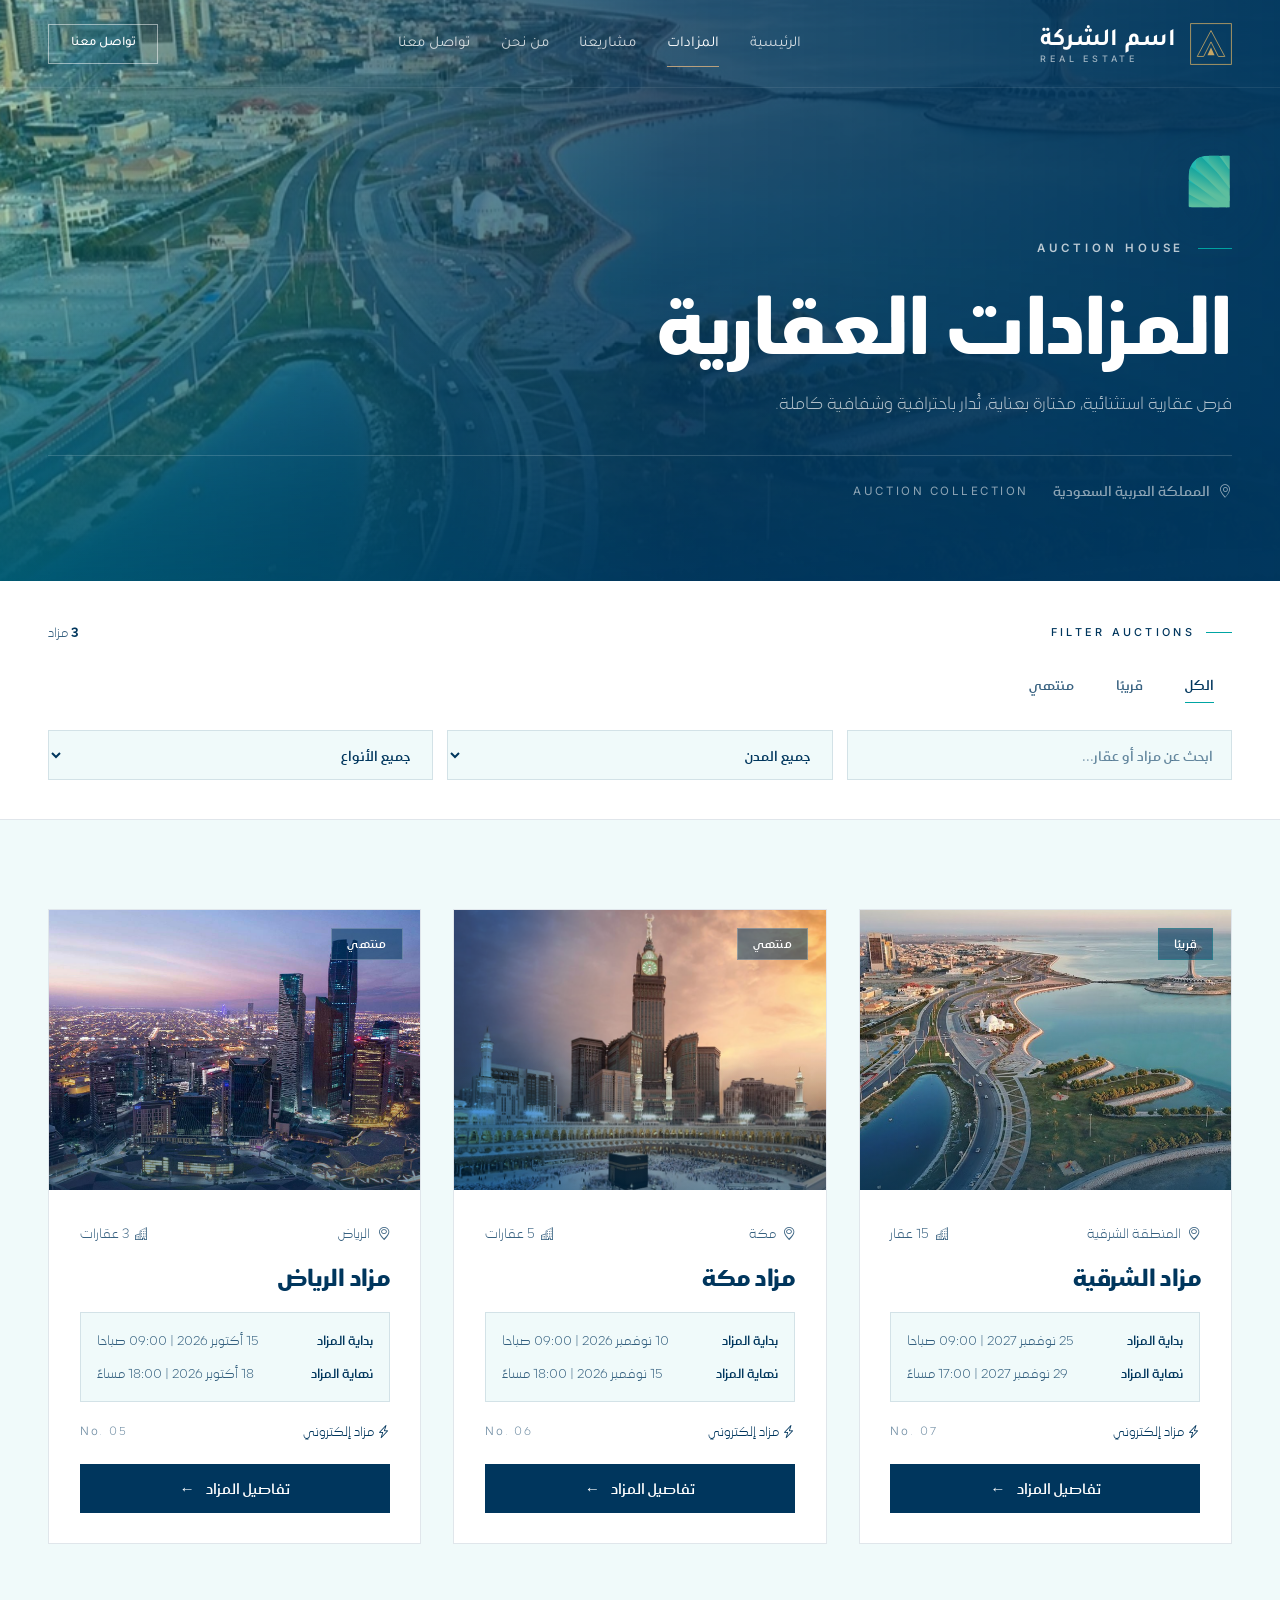
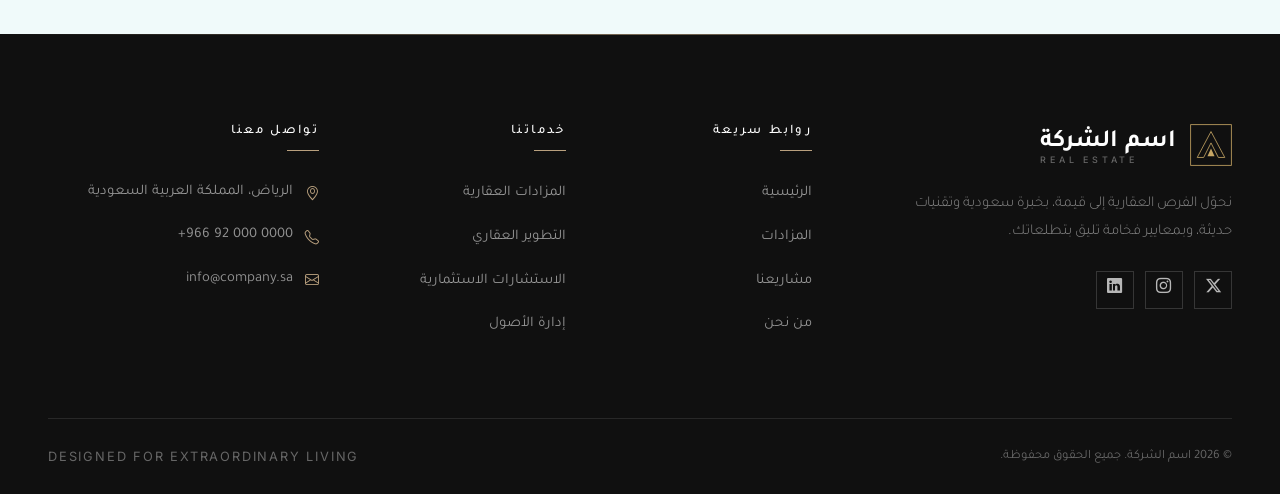
<file: auctions.html>
<!DOCTYPE html>
<html lang="ar" dir="rtl">
<head>
    <meta charset="UTF-8">
    <meta name="viewport" content="width=device-width, initial-scale=1.0">

    <title>المزادات العقارية | اسم الشركة</title>
    <meta name="description" content="اكتشف الفرص العقارية القادمة وشارك في مزادات اسم الشركة. فرص عقارية استثنائية تُدار باحترافية في السوق السعودي.">

    <meta property="og:title" content="المزادات العقارية | اسم الشركة">
    <meta property="og:description" content="فرص عقارية استثنائية تُدار باحترافية في السوق السعودي.">
    <meta property="og:image" content="assets/images/auctions/estithmar-mecca/main.png">
    <meta property="og:type" content="website">

    <link rel="icon" href="assets/logo/favicon.svg" type="image/svg+xml">
    <link rel="preload" href="infath-fonts/RuaqArabic-Light.ttf" as="font" type="font/ttf" crossorigin>
    <link rel="preload" href="infath-fonts/RuaqArabic-Medium.ttf" as="font" type="font/ttf" crossorigin>
    <link rel="preload" href="infath-fonts/RuaqArabic-Bold.ttf" as="font" type="font/ttf" crossorigin>
    <link rel="preload" href="infath-fonts/LamaSans-Regular.otf" as="font" type="font/otf" crossorigin>
    <link href="https://cdn.jsdelivr.net/npm/bootstrap-icons/font/bootstrap-icons.css" rel="stylesheet">
    <link rel="stylesheet" href="css/style.css?v=11">
    <script>document.documentElement.classList.add('js');</script>
</head>
<body>

    <!-- ============================ Header ============================ -->
    <header class="site-header">
        <div class="header-inner">
            <a class="brand" href="index.html" aria-label="اسم الشركة">
                <span class="brand-mark"><img src="assets/logo/brand-mark.svg" alt=""></span>
                <span class="brand-text">
                    <span class="brand-name">اسم الشركة</span>
                    <span class="brand-sub">Real Estate</span>
                </span>
            </a>

            <nav class="nav-menu" id="mainNav" aria-label="القائمة الرئيسية">
                <a href="index.html">الرئيسية</a>
                <a href="auctions.html">المزادات</a>
                <a href="projects.html">مشاريعنا</a>
                <a href="about.html">من نحن</a>
                <a href="contact.html">تواصل معنا</a>
            </nav>

            <div class="header-actions">
                <a href="contact.html" class="btn btn-outline-light btn-header">تواصل معنا</a>
                <button class="mobile-toggle" type="button" aria-label="فتح القائمة" aria-controls="mainNav" aria-expanded="false">
                    <span></span><span></span><span></span>
                </button>
            </div>
        </div>
    </header>

    <main>
        <!-- ============================ Hero ============================ -->
        <section class="page-hero page-hero--auction">
            <div class="page-hero-bg" style="background-image: url('assets/images/auctions/netaq-alsharkia/main.png');"></div>
            <div class="container page-hero-inner">
                <div class="auction-logo auction-logo--light">
                    <img src="assets/logo/auc.svg" alt="شعار المزاد" width="46" height="58">
                </div>
                <span class="eyebrow eyebrow-light">Auction House</span>
                <h1 class="page-hero-title">المزادات العقارية</h1>
                <p>فرص عقارية استثنائية، مختارة بعناية، تُدار باحترافية وشفافية كاملة.</p>
                <div class="page-hero-meta">
                    <span><i class="bi bi-geo-alt"></i> المملكة العربية السعودية</span>
                    <span class="latin" id="hero-auctions-count">Live Auctions</span>
                </div>
            </div>
        </section>

        <!-- =========================== Filters ========================== -->
        <section class="filters-section">
            <div class="filters-container">
                <div class="filters-head">
                    <span class="filter-label">Filter Auctions</span>
                    <span class="results-count" id="results-count"></span>
                </div>

                <div class="filters-top" id="status-filters">
                    <button class="filter-btn active" type="button" data-status="all">الكل</button>
                </div>

                <div class="filters-bottom">
                    <input type="text" id="search-input" class="filter-input" placeholder="ابحث عن مزاد أو عقار...">
                    <select id="city-filter" class="filter-select" aria-label="تصفية حسب المدينة">
                        <option value="all">جميع المدن</option>
                    </select>
                    <select id="type-filter" class="filter-select" aria-label="تصفية حسب النوع">
                        <option value="all">جميع الأنواع</option>
                    </select>
                </div>
            </div>
        </section>

        <!-- =========================== Grid ============================= -->
        <section class="auctions-page-wrapper">
            <div class="auctions-grid" id="auctions-page-grid"></div>
        </section>
    </main>

    <!-- ============================ Footer ============================ -->
    <footer class="site-footer">
        <div class="container">
            <div class="footer-grid">
                <div class="footer-brand">
                    <a class="brand" href="index.html" aria-label="اسم الشركة">
                        <span class="brand-mark"><img src="assets/logo/brand-mark.svg" alt=""></span>
                        <span class="brand-text">
                            <span class="brand-name">اسم الشركة</span>
                            <span class="brand-sub">Real Estate</span>
                        </span>
                    </a>
                    <p>نحوّل الفرص العقارية إلى قيمة، بخبرة سعودية وتقنيات حديثة، وبمعايير فخامة تليق بتطلعاتك.</p>
                    <div class="footer-social">
                        <a href="#" aria-label="X"><i class="bi bi-twitter-x"></i></a>
                        <a href="#" aria-label="Instagram"><i class="bi bi-instagram"></i></a>
                        <a href="#" aria-label="LinkedIn"><i class="bi bi-linkedin"></i></a>
                    </div>
                </div>

                <div>
                    <h4 class="footer-title">روابط سريعة</h4>
                    <ul class="footer-links">
                        <li><a href="index.html">الرئيسية</a></li>
                        <li><a href="auctions.html">المزادات</a></li>
                        <li><a href="projects.html">مشاريعنا</a></li>
                        <li><a href="about.html">من نحن</a></li>
                    </ul>
                </div>

                <div>
                    <h4 class="footer-title">خدماتنا</h4>
                    <ul class="footer-links">
                        <li><a href="auctions.html">المزادات العقارية</a></li>
                        <li><a href="projects.html">التطوير العقاري</a></li>
                        <li><a href="contact.html">الاستشارات الاستثمارية</a></li>
                        <li><a href="contact.html">إدارة الأصول</a></li>
                    </ul>
                </div>

                <div>
                    <h4 class="footer-title">تواصل معنا</h4>
                    <ul class="footer-contact">
                        <li><i class="bi bi-geo-alt"></i><span>الرياض، المملكة العربية السعودية</span></li>
                        <li><i class="bi bi-telephone"></i><a href="tel:+966920000000" dir="ltr">+966 92 000 0000</a></li>
                        <li><i class="bi bi-envelope"></i><a href="mailto:info@company.sa">info@company.sa</a></li>
                    </ul>
                </div>
            </div>

            <div class="footer-bottom">
                <span>© 2026 اسم الشركة. جميع الحقوق محفوظة.</span>
                <span class="latin">Designed for extraordinary living</span>
            </div>
        </div>
    </footer>

    <script src="js/data.js?v=11"></script>
    <script src="js/main.js?v=11"></script>
    <script>
        document.addEventListener('DOMContentLoaded', () => {
            const grid = document.getElementById('auctions-page-grid');
            const searchInput = document.getElementById('search-input');
            const cityFilter = document.getElementById('city-filter');
            const typeFilter = document.getElementById('type-filter');
            const statusFiltersContainer = document.getElementById('status-filters');
            const resultsCount = document.getElementById('results-count');

            if (typeof auctionsData === 'undefined') {
                grid.innerHTML = '<div class="no-results">جاري تحميل البيانات...</div>';
                return;
            }

            // 1) Auto status based on current date (shared helper from data.js)
            auctionsData.forEach((auction) => {
                auction.status = computeAuctionStatus(auction);
            });

            // 2) Dynamic filter buttons
            const uniqueStatuses = [...new Set(auctionsData.map((auction) => auction.status))];
            uniqueStatuses.forEach((status) => {
                if (!status) return;
                const btn = document.createElement('button');
                btn.className = 'filter-btn';
                btn.type = 'button';
                btn.setAttribute('data-status', status);
                btn.textContent = status;
                statusFiltersContainer.appendChild(btn);
            });

            // 3) Dynamic cities
            [...new Set(auctionsData.map((auction) => auction.location))].forEach((city) => {
                const option = document.createElement('option');
                option.value = city;
                option.textContent = city;
                cityFilter.appendChild(option);
            });

            // 4) Dynamic types
            [...new Set(auctionsData.map((auction) => auction.type))].forEach((type) => {
                const option = document.createElement('option');
                option.value = type;
                option.textContent = type;
                typeFilter.appendChild(option);
            });

            // 5) Render
            function renderAuctions(data) {
                grid.innerHTML = '';

                if (resultsCount) {
                    resultsCount.innerHTML = `<strong>${data.length}</strong> مزاد`;
                }

                if (data.length === 0) {
                    grid.innerHTML = '<div class="no-results">لم نتمكن من العثور على مزادات تطابق بحثك.</div>';
                    return;
                }

                data.forEach((auction, index) => {
                    grid.insertAdjacentHTML('beforeend', auctionCardHTML(auction, index));
                });

                window.observeReveals?.();
            }

            // 6) Filtering
            function applyFilters() {
                const activeBtn = document.querySelector('.filter-btn.active');
                if (!activeBtn) return;

                const activeStatus = activeBtn.getAttribute('data-status');
                const searchTerm = searchInput.value.trim().toLowerCase();
                const selectedCity = cityFilter.value;
                const selectedType = typeFilter.value;

                const filteredData = auctionsData.filter((auction) => {
                    const matchStatus = activeStatus === 'all' || auction.status === activeStatus;
                    const matchSearch = !searchTerm
                        || auction.title.toLowerCase().includes(searchTerm)
                        || auction.location.toLowerCase().includes(searchTerm);
                    const matchCity = selectedCity === 'all' || auction.location === selectedCity;
                    const matchType = selectedType === 'all' || auction.type === selectedType;

                    return matchStatus && matchSearch && matchCity && matchType;
                });

                renderAuctions(filteredData);
            }

            // 7) Event listeners
            document.querySelectorAll('.filter-btn').forEach((btn) => {
                btn.addEventListener('click', (event) => {
                    document.querySelectorAll('.filter-btn').forEach((b) => b.classList.remove('active'));
                    event.currentTarget.classList.add('active');
                    applyFilters();
                });
            });

            searchInput.addEventListener('input', applyFilters);
            cityFilter.addEventListener('change', applyFilters);
            typeFilter.addEventListener('change', applyFilters);

            // 8) Initial render
            renderAuctions(auctionsData);

            const heroCount = document.getElementById('hero-auctions-count');
            if (heroCount) {
                const activeCount = auctionsData.filter((a) => a.status === 'جاري').length;
                heroCount.textContent = activeCount === 0
                    ? 'Auction Collection'
                    : `${activeCount} Live Auction${activeCount === 1 ? '' : 's'}`;
            }
        });
    </script>
</body>
</html>
</file>
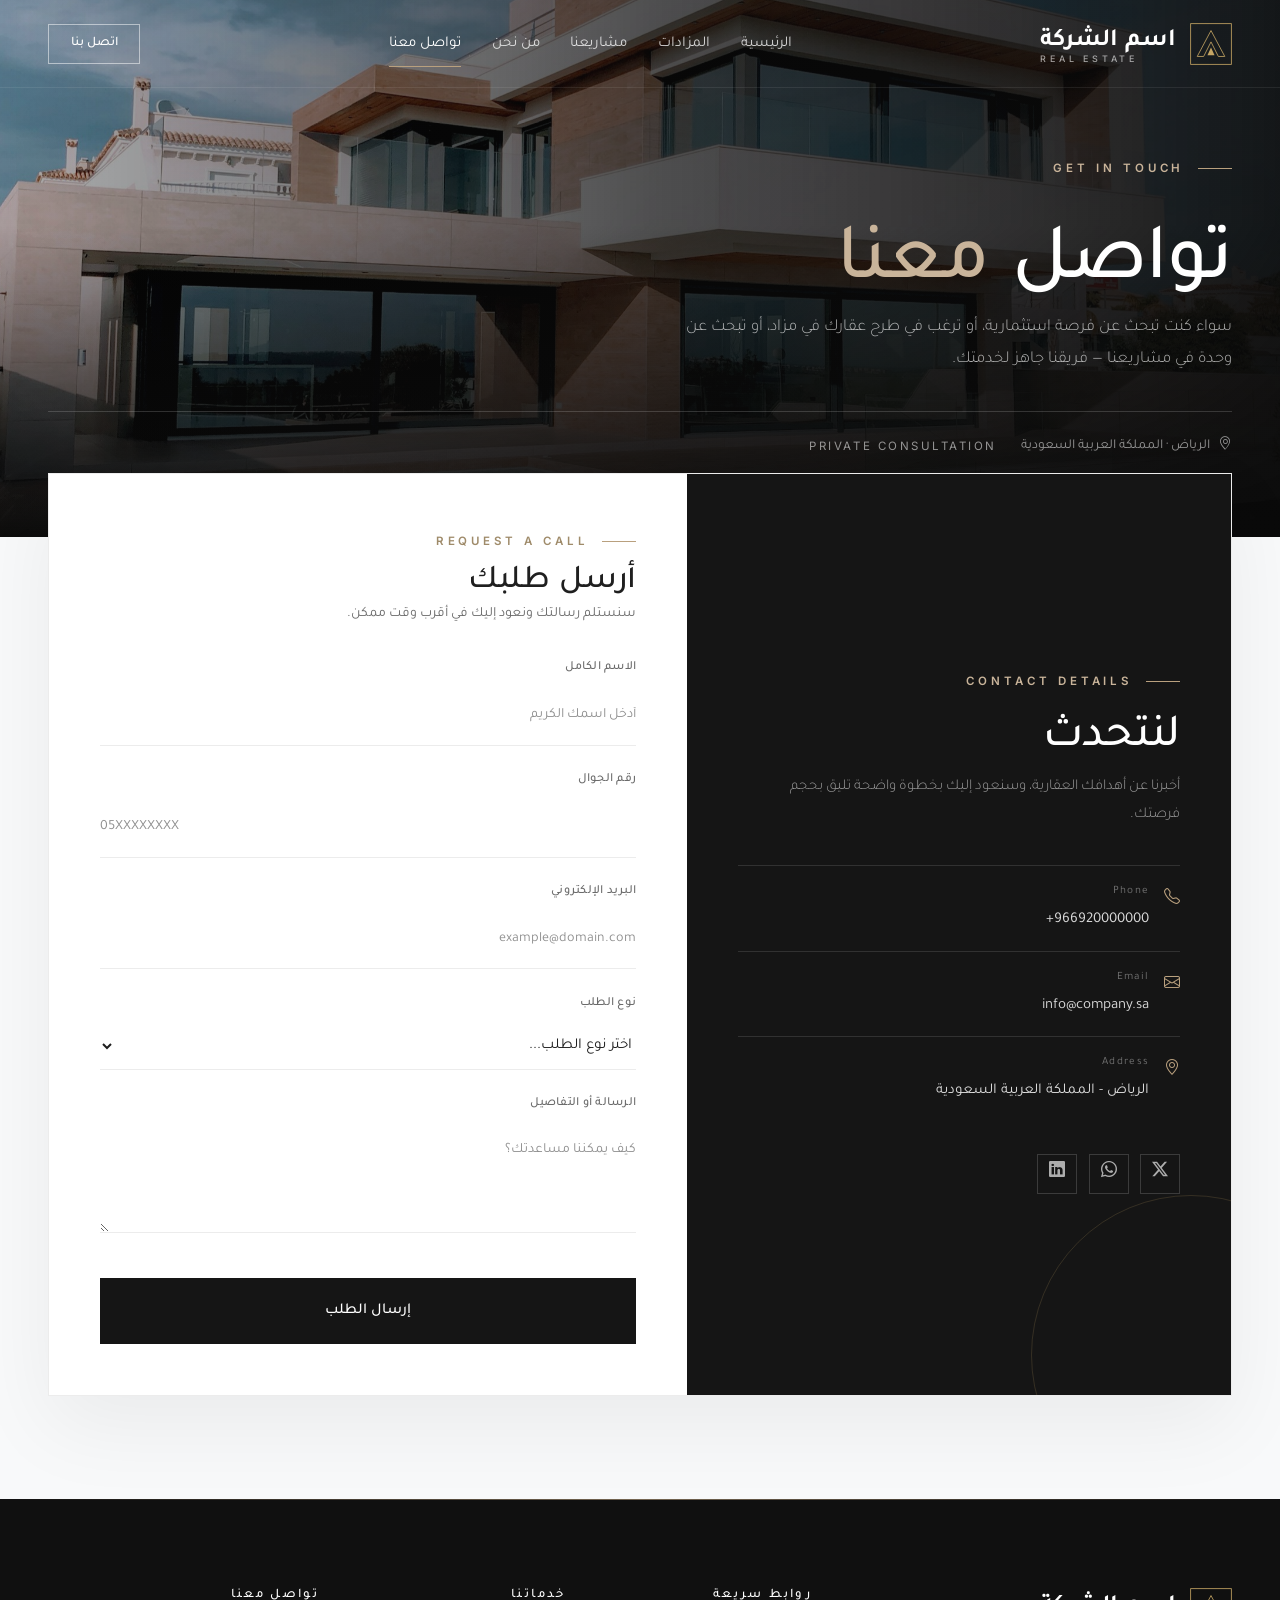
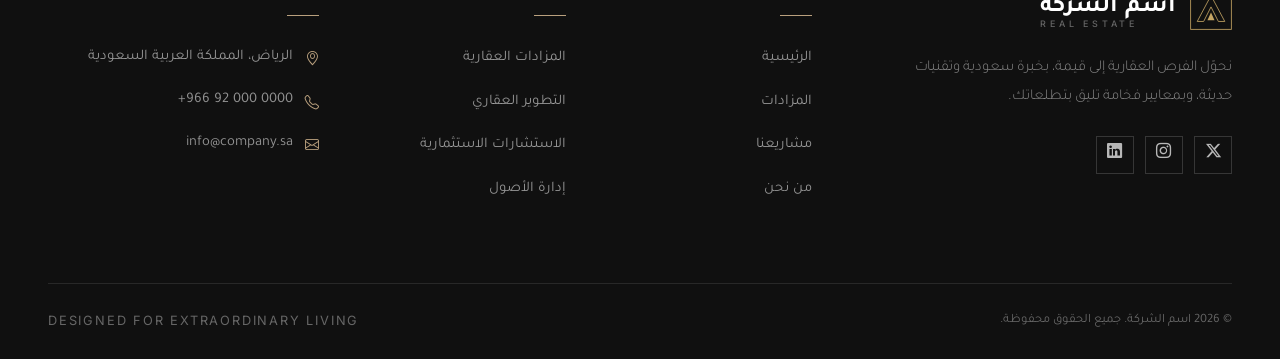
<file: contact.html>
<!DOCTYPE html>
<html lang="ar" dir="rtl">
<head>
    <meta charset="UTF-8">
    <meta name="viewport" content="width=device-width, initial-scale=1.0">

    <title>تواصل معنا | اسم الشركة · الفخامة العقارية</title>
    <meta name="description" content="تواصل مع فريق اسم الشركة للاستشارات العقارية، المزادات، التطوير، وطرح الأصول. نحن جاهزون لخدمتك.">

    <meta property="og:title" content="تواصل معنا | اسم الشركة">
    <meta property="og:description" content="فريقنا جاهز لخدمتك في المزادات العقارية والتطوير والاستشارات.">
    <meta property="og:image" content="assets/images/development/aqaronaresidence1/residence-01.jpg">
    <meta property="og:type" content="website">

    <link rel="icon" href="assets/logo/favicon.svg" type="image/svg+xml">
    <link rel="preload" href="infath-fonts/RuaqArabic-Light.ttf" as="font" type="font/ttf" crossorigin>
    <link rel="preload" href="infath-fonts/RuaqArabic-Medium.ttf" as="font" type="font/ttf" crossorigin>
    <link rel="preload" href="infath-fonts/RuaqArabic-Bold.ttf" as="font" type="font/ttf" crossorigin>
    <link rel="preload" href="infath-fonts/LamaSans-Regular.otf" as="font" type="font/otf" crossorigin>
    <link href="https://cdn.jsdelivr.net/npm/bootstrap-icons/font/bootstrap-icons.css" rel="stylesheet">
    <link rel="stylesheet" href="css/style.css?v=10">
    <script>document.documentElement.classList.add('js');</script>
</head>
<body>

    <!-- ============================ Header ============================ -->
    <header class="site-header">
        <div class="header-inner">
            <a class="brand" href="index.html" aria-label="اسم الشركة">
                <span class="brand-mark"><img src="assets/logo/brand-mark.svg" alt=""></span>
                <span class="brand-text">
                    <span class="brand-name">اسم الشركة</span>
                    <span class="brand-sub">Real Estate</span>
                </span>
            </a>

            <nav class="nav-menu" id="mainNav" aria-label="القائمة الرئيسية">
                <a href="index.html">الرئيسية</a>
                <a href="auctions.html">المزادات</a>
                <a href="projects.html">مشاريعنا</a>
                <a href="about.html">من نحن</a>
                <a href="contact.html">تواصل معنا</a>
            </nav>

            <div class="header-actions">
                <a href="tel:+966920000000" class="btn btn-outline-light btn-header">اتصل بنا</a>
                <button class="mobile-toggle" type="button" aria-label="فتح القائمة" aria-controls="mainNav" aria-expanded="false">
                    <span></span><span></span><span></span>
                </button>
            </div>
        </div>
    </header>

    <main>
        <!-- ============================ Hero ============================ -->
        <section class="page-hero contact-hero">
            <div class="page-hero-bg" style="background-image: url('assets/images/development/aqaronaresidence1/residence-01.jpg');"></div>
            <div class="container page-hero-inner">
                <span class="eyebrow eyebrow-light">Get in touch</span>
                <h1 class="page-hero-title">تواصل <span class="gold">معنا</span></h1>
                <p>
                    سواء كنت تبحث عن فرصة استثمارية، أو ترغب في طرح عقارك في مزاد،
                    أو تبحث عن وحدة في مشاريعنا — فريقنا جاهز لخدمتك.
                </p>
                <div class="page-hero-meta">
                    <span><i class="bi bi-geo-alt"></i> الرياض · المملكة العربية السعودية</span>
                    <span class="latin">Private Consultation</span>
                </div>
            </div>
        </section>

        <!-- ========================== Contact ========================== -->
        <section class="contact-wrapper">
            <div class="contact-container" data-reveal="zoom">
                <!-- Contact Details -->
                <div class="contact-info">
                    <span class="eyebrow eyebrow-light">Contact Details</span>
                    <h2>لنتحدث</h2>
                    <p>
                        أخبرنا عن أهدافك العقارية، وسنعود إليك بخطوة واضحة
                        تليق بحجم فرصتك.
                    </p>

                    <div class="contact-detail">
                        <i class="bi bi-telephone"></i>
                        <div>
                            <span class="detail-label">Phone</span>
                            <span class="detail-value" dir="ltr"><a id="page-phone" href="tel:+966920000000">+966 92 000 0000</a></span>
                        </div>
                    </div>
                    <div class="contact-detail">
                        <i class="bi bi-envelope"></i>
                        <div>
                            <span class="detail-label">Email</span>
                            <span class="detail-value"><a id="page-email" href="mailto:info@company.sa">info@company.sa</a></span>
                        </div>
                    </div>
                    <div class="contact-detail">
                        <i class="bi bi-geo-alt"></i>
                        <div>
                            <span class="detail-label">Address</span>
                            <span class="detail-value" id="page-address" dir="rtl">الرياض - المملكة العربية السعودية</span>
                        </div>
                    </div>

                    <div class="contact-socials">
                        <a href="#" id="page-x" target="_blank" rel="noopener" aria-label="X"><i class="bi bi-twitter-x"></i></a>
                        <a href="https://wa.me/966500000000" id="page-whatsapp" target="_blank" rel="noopener" aria-label="WhatsApp"><i class="bi bi-whatsapp"></i></a>
                        <a href="#" aria-label="LinkedIn"><i class="bi bi-linkedin"></i></a>
                    </div>
                </div>

                <!-- Form -->
                <div class="contact-form-container">
                    <div class="contact-form-head">
                        <span class="eyebrow">Request a call</span>
                        <h2>أرسل طلبك</h2>
                        <p>سنستلم رسالتك ونعود إليك في أقرب وقت ممكن.</p>
                    </div>

                    <form action="https://formspree.io/f/xldqqkqe" method="POST" id="contact-form">
                        <div class="form-group">
                            <label for="name">الاسم الكامل</label>
                            <input type="text" name="name" id="name" class="form-control" placeholder="أدخل اسمك الكريم" required>
                        </div>
                        <div class="form-group">
                            <label for="phone">رقم الجوال</label>
                            <input type="tel" name="phone" id="phone" class="form-control" placeholder="05XXXXXXXX" required>
                        </div>
                        <div class="form-group">
                            <label for="email">البريد الإلكتروني</label>
                            <input type="email" name="email" id="email" class="form-control" placeholder="example@domain.com" required>
                        </div>
                        <div class="form-group">
                            <label for="request-type">نوع الطلب</label>
                            <select name="request-type" id="request-type" class="form-control" required>
                                <option value="" disabled selected>اختر نوع الطلب...</option>
                                <option value="شراء عقار">شراء عقار</option>
                                <option value="استثمار">استثمار</option>
                                <option value="مزاد">مشاركة / طرح مزاد</option>
                                <option value="مشروع تطوير">مشروع تطوير</option>
                                <option value="شراكة">شراكة تجارية</option>
                                <option value="أخرى">أخرى</option>
                            </select>
                        </div>
                        <div class="form-group">
                            <label for="message">الرسالة أو التفاصيل</label>
                            <textarea name="message" id="message" class="form-control" placeholder="كيف يمكننا مساعدتك؟" required></textarea>
                        </div>

                        <p class="form-status" id="form-status" role="status" aria-live="polite"></p>
                        <button type="submit" class="submit-btn">إرسال الطلب</button>
                    </form>
                </div>
            </div>
        </section>
    </main>

    <!-- ============================ Footer ============================ -->
    <footer class="site-footer">
        <div class="container">
            <div class="footer-grid">
                <div class="footer-brand">
                    <a class="brand" href="index.html" aria-label="اسم الشركة">
                        <span class="brand-mark"><img src="assets/logo/brand-mark.svg" alt=""></span>
                        <span class="brand-text">
                            <span class="brand-name">اسم الشركة</span>
                            <span class="brand-sub">Real Estate</span>
                        </span>
                    </a>
                    <p>نحوّل الفرص العقارية إلى قيمة، بخبرة سعودية وتقنيات حديثة، وبمعايير فخامة تليق بتطلعاتك.</p>
                    <div class="footer-social">
                        <a href="#" aria-label="X"><i class="bi bi-twitter-x"></i></a>
                        <a href="#" aria-label="Instagram"><i class="bi bi-instagram"></i></a>
                        <a href="#" aria-label="LinkedIn"><i class="bi bi-linkedin"></i></a>
                    </div>
                </div>

                <div>
                    <h4 class="footer-title">روابط سريعة</h4>
                    <ul class="footer-links">
                        <li><a href="index.html">الرئيسية</a></li>
                        <li><a href="auctions.html">المزادات</a></li>
                        <li><a href="projects.html">مشاريعنا</a></li>
                        <li><a href="about.html">من نحن</a></li>
                    </ul>
                </div>

                <div>
                    <h4 class="footer-title">خدماتنا</h4>
                    <ul class="footer-links">
                        <li><a href="auctions.html">المزادات العقارية</a></li>
                        <li><a href="projects.html">التطوير العقاري</a></li>
                        <li><a href="contact.html">الاستشارات الاستثمارية</a></li>
                        <li><a href="contact.html">إدارة الأصول</a></li>
                    </ul>
                </div>

                <div>
                    <h4 class="footer-title">تواصل معنا</h4>
                    <ul class="footer-contact">
                        <li><i class="bi bi-geo-alt"></i><span>الرياض، المملكة العربية السعودية</span></li>
                        <li><i class="bi bi-telephone"></i><a href="tel:+966920000000" dir="ltr">+966 92 000 0000</a></li>
                        <li><i class="bi bi-envelope"></i><a href="mailto:info@company.sa">info@company.sa</a></li>
                    </ul>
                </div>
            </div>

            <div class="footer-bottom">
                <span>© 2026 اسم الشركة. جميع الحقوق محفوظة.</span>
                <span class="latin">Designed for extraordinary living</span>
            </div>
        </div>
    </footer>

    <script src="js/data.js?v=10"></script>
    <script src="js/main.js?v=10"></script>
    <script>
        document.addEventListener('DOMContentLoaded', () => {
            // Inject contact data from data.js
            if (typeof contactData !== 'undefined') {
                const phone = document.getElementById('page-phone');
                const email = document.getElementById('page-email');
                const address = document.getElementById('page-address');

                if (phone) {
                    phone.textContent = contactData.phone;
                    phone.href = `tel:${String(contactData.phone).replace(/\s/g, '')}`;
                }
                if (email) {
                    email.textContent = contactData.email;
                    email.href = `mailto:${contactData.email}`;
                }
                if (address) address.textContent = contactData.address;

                const whatsapp = document.getElementById('page-whatsapp');
                if (whatsapp && contactData.whatsapp) {
                    whatsapp.href = `https://wa.me/${String(contactData.whatsapp).replace(/\D/g, '')}`;
                }

                const xLink = document.getElementById('page-x');
                if (xLink && contactData.social?.x && contactData.social.x !== '#') {
                    xLink.href = contactData.social.x;
                }
            }

            const form = document.getElementById('contact-form');
            const status = document.getElementById('form-status');

            form?.addEventListener('submit', async (e) => {
                e.preventDefault();

                const button = form.querySelector('.submit-btn');
                const originalText = button.textContent;

                status.textContent = '';
                status.className = 'form-status';
                button.textContent = 'جاري الإرسال...';
                button.disabled = true;

                try {
                    const response = await fetch(form.action, {
                        method: form.method,
                        body: new FormData(form),
                        headers: { 'Accept': 'application/json' }
                    });

                    if (response.ok) {
                        status.textContent = 'تم استلام طلبك بنجاح. سنتواصل معك قريبًا.';
                        status.classList.add('is-success');
                        form.reset();
                    } else {
                        status.textContent = 'حدث خطأ أثناء الإرسال، يرجى المحاولة مرة أخرى.';
                        status.classList.add('is-error');
                    }
                } catch (error) {
                    status.textContent = 'تأكد من اتصالك بالإنترنت وحاول مجددًا.';
                    status.classList.add('is-error');
                } finally {
                    button.textContent = originalText;
                    button.disabled = false;
                }
            });
        });
    </script>
</body>
</html>
</file>
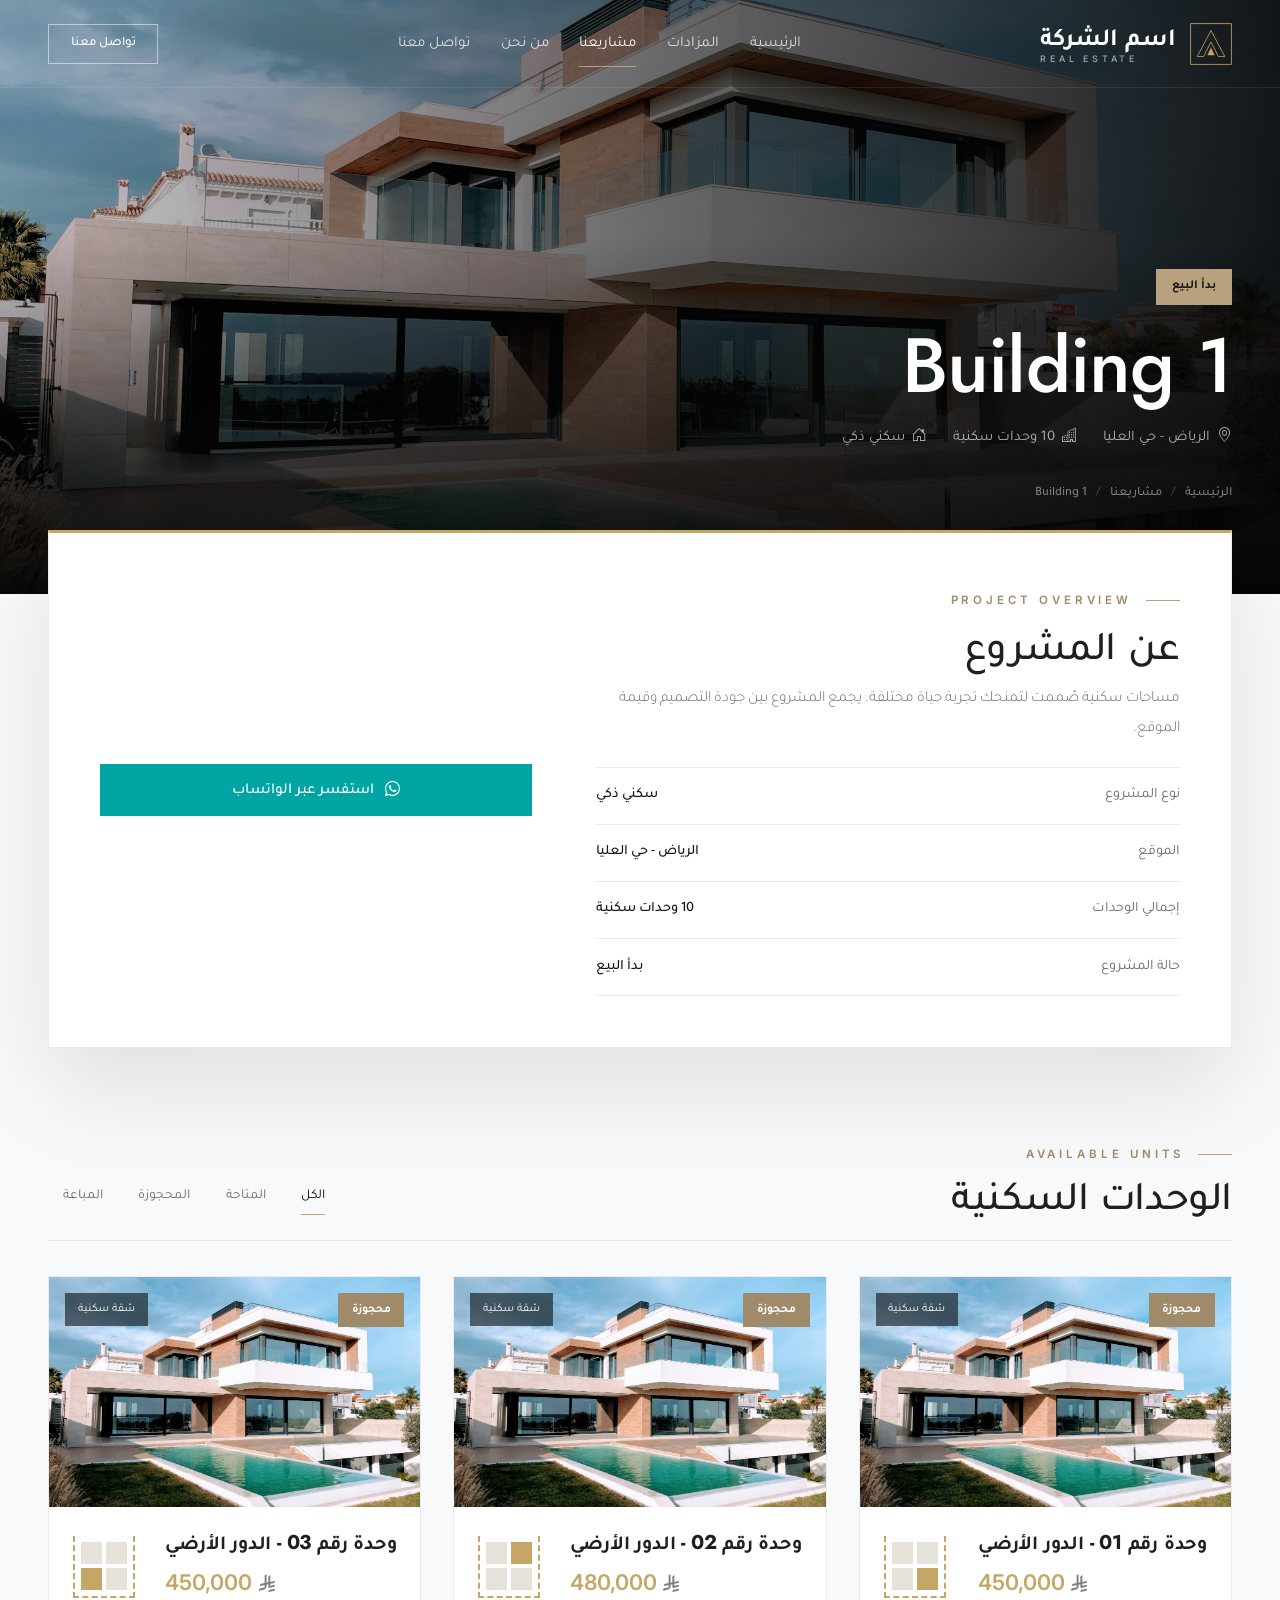
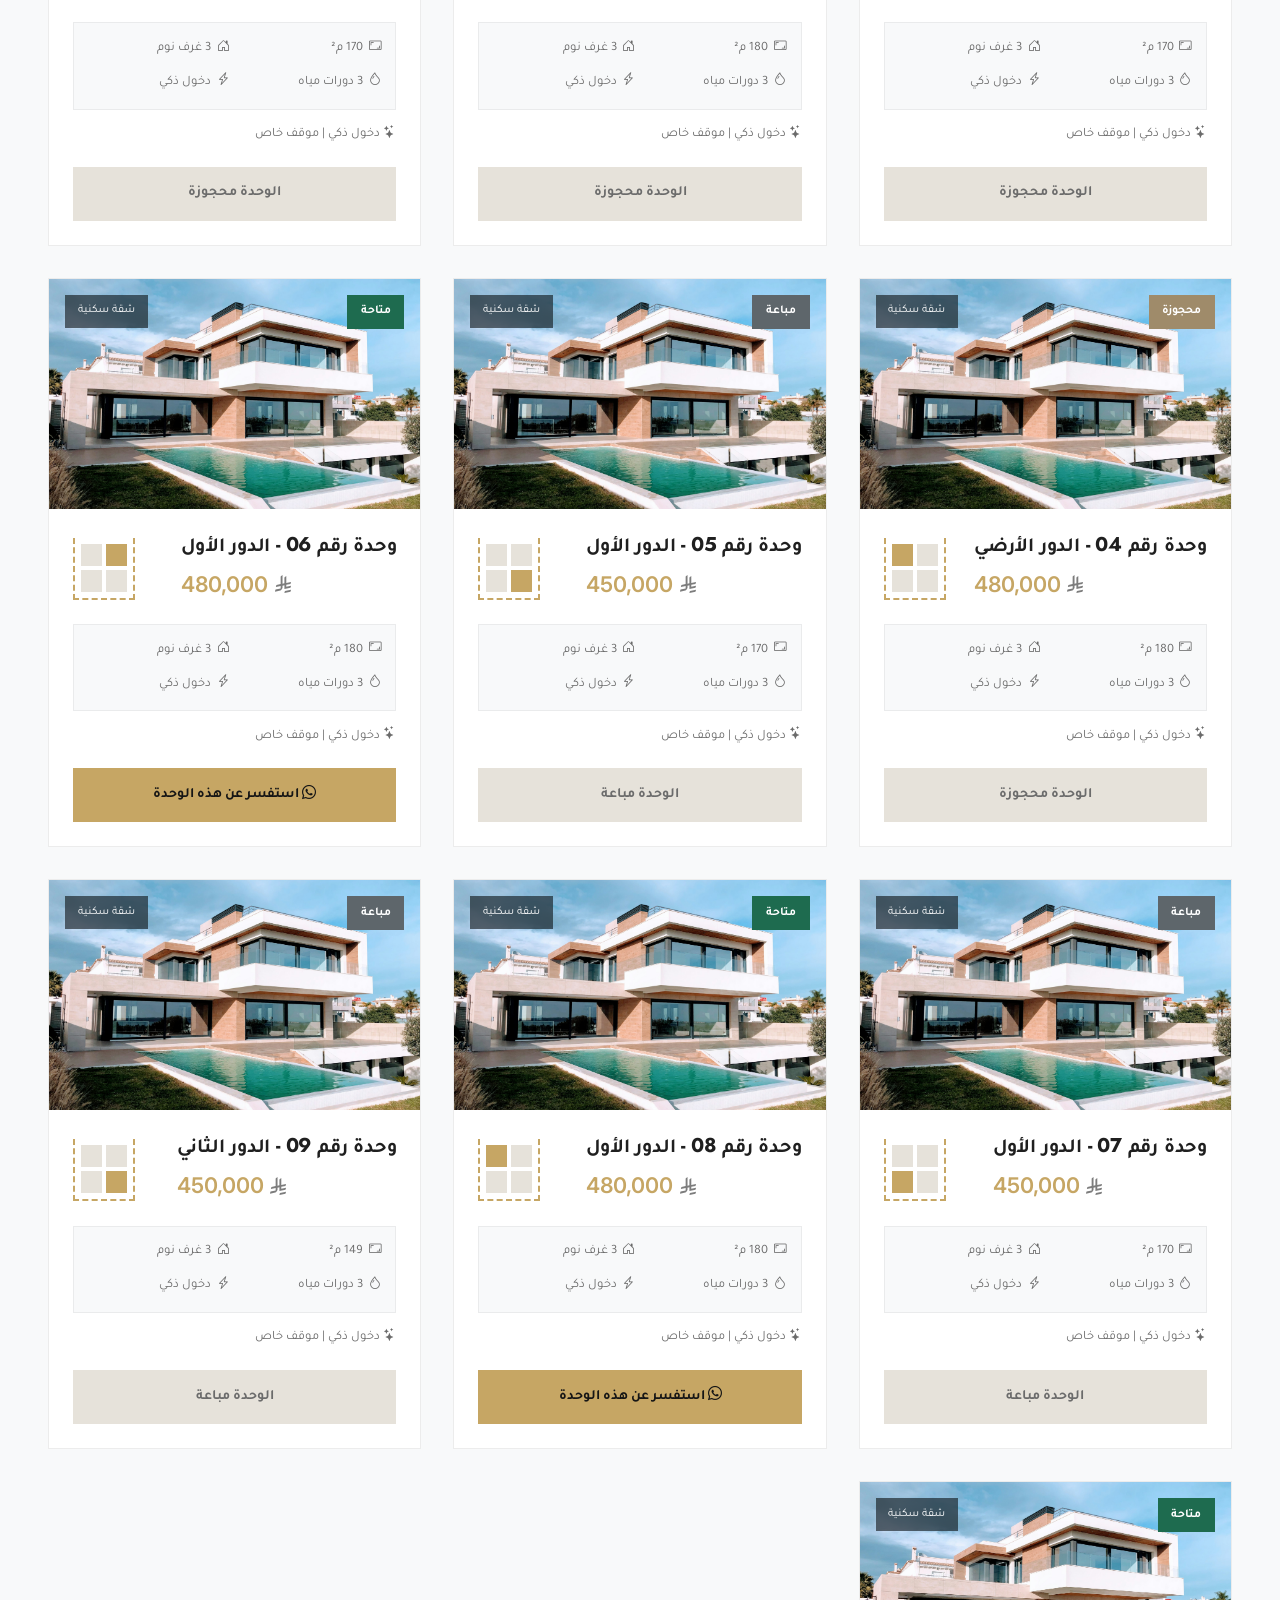
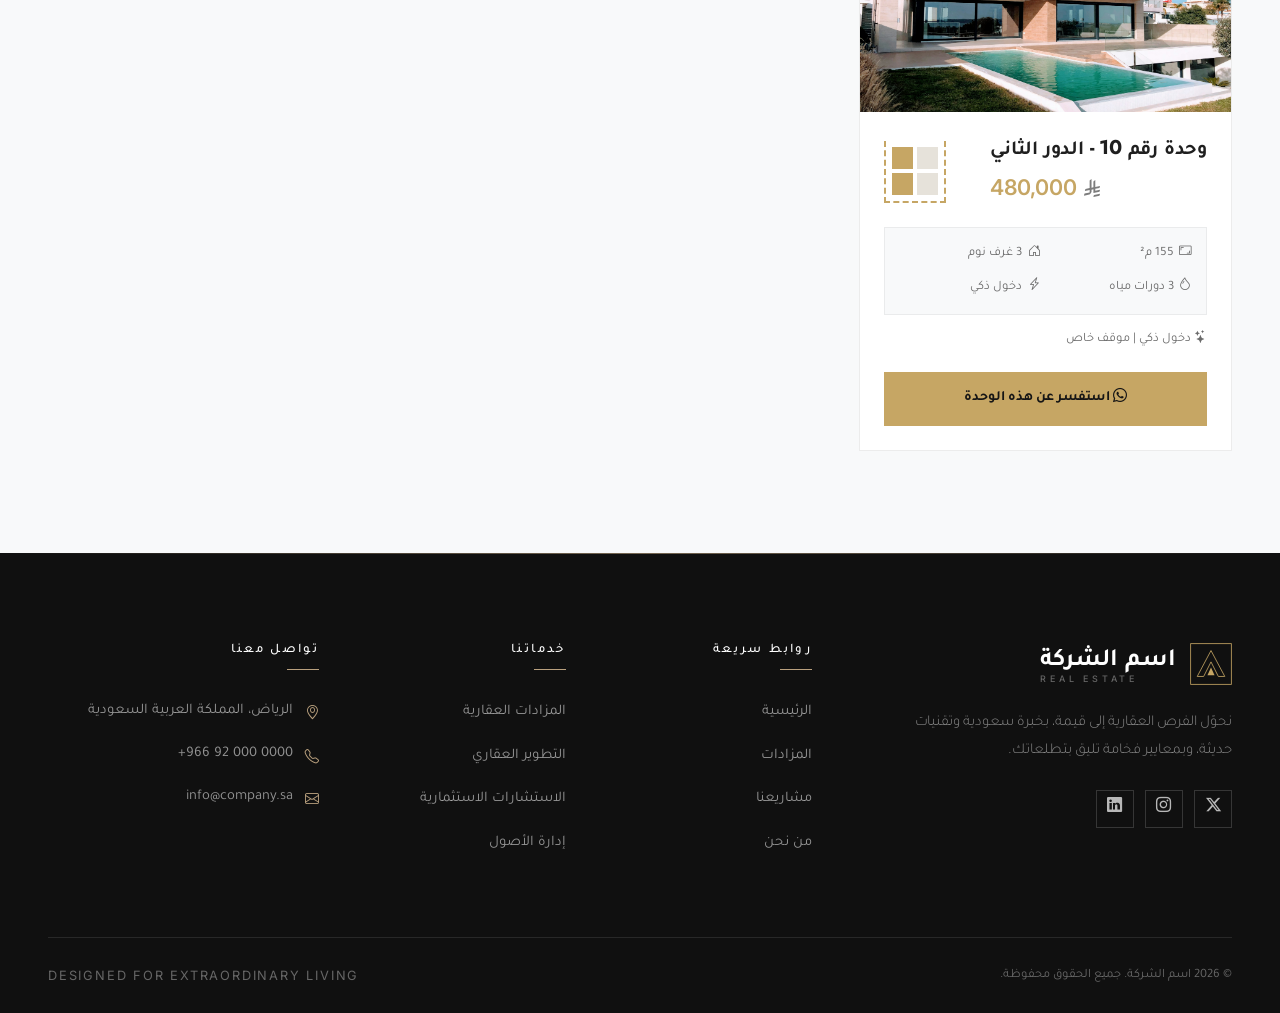
<file: project-details.html>
<!DOCTYPE html>
<html lang="ar" dir="rtl">
<head>
    <meta charset="UTF-8">
    <meta name="viewport" content="width=device-width, initial-scale=1.0">

    <title>تفاصيل المشروع | اسم الشركة</title>
    <meta name="description" content="تفاصيل المشروع، الوحدات السكنية المتاحة، والمواصفات الكاملة.">

    <meta property="og:title" content="تفاصيل المشروع | اسم الشركة">
    <meta property="og:description" content="تفاصيل المشروع والوحدات السكنية المتاحة والمواصفات الكاملة.">
    <meta property="og:image" content="assets/images/development/aqaronaresidence1/residence-01.jpg">
    <meta property="og:type" content="website">

    <link rel="icon" href="assets/logo/favicon.svg" type="image/svg+xml">
    <link rel="preload" href="infath-fonts/RuaqArabic-Light.ttf" as="font" type="font/ttf" crossorigin>
    <link rel="preload" href="infath-fonts/RuaqArabic-Medium.ttf" as="font" type="font/ttf" crossorigin>
    <link rel="preload" href="infath-fonts/RuaqArabic-Bold.ttf" as="font" type="font/ttf" crossorigin>
    <link rel="preload" href="infath-fonts/LamaSans-Regular.otf" as="font" type="font/otf" crossorigin>
    <link href="https://cdn.jsdelivr.net/npm/bootstrap-icons/font/bootstrap-icons.css" rel="stylesheet">
    <link rel="stylesheet" href="css/style.css?v=10">
    <script>document.documentElement.classList.add('js');</script>
</head>
<body>

    <!-- ============================ Header ============================ -->
    <header class="site-header">
        <div class="header-inner">
            <a class="brand" href="index.html" aria-label="اسم الشركة">
                <span class="brand-mark"><img src="assets/logo/brand-mark.svg" alt=""></span>
                <span class="brand-text">
                    <span class="brand-name">اسم الشركة</span>
                    <span class="brand-sub">Real Estate</span>
                </span>
            </a>

            <nav class="nav-menu" id="mainNav" aria-label="القائمة الرئيسية">
                <a href="index.html">الرئيسية</a>
                <a href="auctions.html">المزادات</a>
                <a href="projects.html">مشاريعنا</a>
                <a href="about.html">من نحن</a>
                <a href="contact.html">تواصل معنا</a>
            </nav>

            <div class="header-actions">
                <a href="contact.html" class="btn btn-outline-light btn-header">تواصل معنا</a>
                <button class="mobile-toggle" type="button" aria-label="فتح القائمة" aria-controls="mainNav" aria-expanded="false">
                    <span></span><span></span><span></span>
                </button>
            </div>
        </div>
    </header>

    <main id="project-dynamic-content">
        <section class="project-hero">
            <div class="container">
                <h1>جاري تحميل تفاصيل المشروع...</h1>
            </div>
        </section>
    </main>

    <!-- ============================ Footer ============================ -->
    <footer class="site-footer">
        <div class="container">
            <div class="footer-grid">
                <div class="footer-brand">
                    <a class="brand" href="index.html" aria-label="اسم الشركة">
                        <span class="brand-mark"><img src="assets/logo/brand-mark.svg" alt=""></span>
                        <span class="brand-text">
                            <span class="brand-name">اسم الشركة</span>
                            <span class="brand-sub">Real Estate</span>
                        </span>
                    </a>
                    <p>نحوّل الفرص العقارية إلى قيمة، بخبرة سعودية وتقنيات حديثة، وبمعايير فخامة تليق بتطلعاتك.</p>
                    <div class="footer-social">
                        <a href="#" aria-label="X"><i class="bi bi-twitter-x"></i></a>
                        <a href="#" aria-label="Instagram"><i class="bi bi-instagram"></i></a>
                        <a href="#" aria-label="LinkedIn"><i class="bi bi-linkedin"></i></a>
                    </div>
                </div>

                <div>
                    <h4 class="footer-title">روابط سريعة</h4>
                    <ul class="footer-links">
                        <li><a href="index.html">الرئيسية</a></li>
                        <li><a href="auctions.html">المزادات</a></li>
                        <li><a href="projects.html">مشاريعنا</a></li>
                        <li><a href="about.html">من نحن</a></li>
                    </ul>
                </div>

                <div>
                    <h4 class="footer-title">خدماتنا</h4>
                    <ul class="footer-links">
                        <li><a href="auctions.html">المزادات العقارية</a></li>
                        <li><a href="projects.html">التطوير العقاري</a></li>
                        <li><a href="contact.html">الاستشارات الاستثمارية</a></li>
                        <li><a href="contact.html">إدارة الأصول</a></li>
                    </ul>
                </div>

                <div>
                    <h4 class="footer-title">تواصل معنا</h4>
                    <ul class="footer-contact">
                        <li><i class="bi bi-geo-alt"></i><span>الرياض، المملكة العربية السعودية</span></li>
                        <li><i class="bi bi-telephone"></i><a href="tel:+966920000000" dir="ltr">+966 92 000 0000</a></li>
                        <li><i class="bi bi-envelope"></i><a href="mailto:info@company.sa">info@company.sa</a></li>
                    </ul>
                </div>
            </div>

            <div class="footer-bottom">
                <span>© 2026 اسم الشركة. جميع الحقوق محفوظة.</span>
                <span class="latin">Designed for extraordinary living</span>
            </div>
        </div>
    </footer>

    <script src="js/data.js?v=10"></script>
    <script src="js/main.js?v=10"></script>
    <script>
        document.addEventListener('DOMContentLoaded', () => {
            const urlParams = new URLSearchParams(window.location.search);
            const projectId = urlParams.get('id') ? parseInt(urlParams.get('id')) : 1;

            const project = projectsData.find((p) => p.id === projectId);
            const units = projectUnitsData.filter((u) => u.projectId === projectId);

            if (!project) {
                document.getElementById('project-dynamic-content').innerHTML =
                    '<section class="project-hero"><div class="container"><h1>المشروع غير موجود</h1></div></section>';
                return;
            }

            renderProjectDetails(project, units);
        });

        function renderProjectDetails(project, units) {
            const mainContainer = document.getElementById('project-dynamic-content');
            const accentColor = project.brandColor || '#C6A664';
            document.documentElement.style.setProperty('--proj-accent', accentColor);

            const contact = typeof contactData !== 'undefined' ? contactData : {};
            const rawWhatsapp = project.whatsappNumber && project.whatsappNumber !== '#'
                ? project.whatsappNumber
                : (contact.whatsapp || '+966500000000');
            const waNumber = String(rawWhatsapp).replace(/\D/g, '');

            const whatsappMsg = encodeURIComponent(`السلام عليكم، أود الاستفسار عن مشروع ${project.title}`);
            const whatsappUrl = `https://wa.me/${waNumber}?text=${whatsappMsg}`;
            const hasBrochure = project.brochureLink && project.brochureLink !== '#';
            const hasMap = project.locationMapLink && project.locationMapLink !== '#';

            mainContainer.innerHTML = `
                <section class="project-hero" style="background-image: url('${project.image}');">
                    <div class="container">
                        <span class="project-status-badge" data-reveal>${project.status}</span>
                        <h1 data-reveal data-delay="80">${project.title}</h1>
                        <div class="project-hero-meta" data-reveal data-delay="150">
                            <span><i class="bi bi-geo-alt"></i> ${project.location}</span>
                            <span><i class="bi bi-buildings"></i> ${project.unitsCount}</span>
                            <span><i class="bi bi-house-door"></i> ${project.type}</span>
                        </div>
                        <div class="breadcrumb" data-reveal data-delay="210">
                            <a href="index.html">الرئيسية</a>
                            <span class="sep">/</span>
                            <a href="projects.html">مشاريعنا</a>
                            <span class="sep">/</span>
                            <span>${project.title}</span>
                        </div>
                    </div>
                </section>

                <section class="project-detail-wrapper">
                    <div class="project-overview-card" data-reveal>
                        <div class="project-overview-info">
                            <span class="eyebrow">Project Overview</span>
                            <h2>عن المشروع</h2>
                            <p>${project.description}</p>
                            <div class="proj-meta-list">
                                <div class="proj-meta-item"><span>نوع المشروع</span> <strong>${project.type}</strong></div>
                                <div class="proj-meta-item"><span>الموقع</span> <strong>${project.location}</strong></div>
                                <div class="proj-meta-item"><span>إجمالي الوحدات</span> <strong>${project.unitsCount}</strong></div>
                                <div class="proj-meta-item"><span>حالة المشروع</span> <strong>${project.status}</strong></div>
                            </div>
                        </div>

                        <div class="proj-action-btns">
                            ${hasBrochure ? `<a href="${project.brochureLink}" target="_blank" rel="noopener" class="btn btn-ink"><i class="bi bi-file-earmark-pdf" aria-hidden="true"></i> تحميل بروشور المشروع (PDF)</a>` : ''}
                            ${hasMap ? `<a href="${project.locationMapLink}" target="_blank" rel="noopener" class="btn btn-outline"><i class="bi bi-geo-alt" aria-hidden="true"></i> موقع المشروع على الخريطة</a>` : ''}
                            <a href="${whatsappUrl}" target="_blank" rel="noopener" class="btn btn-whatsapp"><i class="bi bi-whatsapp" aria-hidden="true"></i> استفسر عبر الواتساب</a>
                        </div>
                    </div>

                    <div class="units-section">
                        <div class="units-header" data-reveal>
                            <div>
                                <span class="eyebrow">Available Units</span>
                                <h3>الوحدات السكنية</h3>
                            </div>
                            <div class="unit-filters" id="unit-filters">
                                <button class="unit-filter-btn active" type="button" data-status="all">الكل</button>
                                <button class="unit-filter-btn" type="button" data-status="متاحة">المتاحة</button>
                                <button class="unit-filter-btn" type="button" data-status="محجوزة">المحجوزة</button>
                                <button class="unit-filter-btn" type="button" data-status="مباعة">المباعة</button>
                            </div>
                        </div>

                        <div class="units-grid" id="units-grid"></div>
                    </div>
                </section>
            `;

            initUnitsGrid(project, units, accentColor);
        }

        function initUnitsGrid(project, units, accentColor) {
            const grid = document.getElementById('units-grid');
            const filterBtns = document.querySelectorAll('.unit-filter-btn');
            const contact = typeof contactData !== 'undefined' ? contactData : {};
            const rawWhatsapp = project.whatsappNumber && project.whatsappNumber !== '#'
                ? project.whatsappNumber
                : (contact.whatsapp || '+966500000000');
            const waNumber = String(rawWhatsapp).replace(/\D/g, '');

            function renderUnits(filteredUnits) {
                grid.innerHTML = '';

                if (filteredUnits.length === 0) {
                    grid.innerHTML = `<div class="no-results">لا توجد وحدات تنطبق عليها هذه الحالة حالياً.</div>`;
                    return;
                }

                filteredUnits.forEach((unit, index) => {
                    let statusClass = 'status-available';
                    if (unit.status === 'محجوزة') statusClass = 'status-reserved';
                    if (unit.status === 'مباعة') statusClass = 'status-sold';

                    const unitMsg = encodeURIComponent(`السلام عليكم، أود الاستفسار عن تفاصيل ${unit.title} في مشروع ${project.title}`);
                    const unitWaUrl = `https://wa.me/${waNumber}?text=${unitMsg}`;
                    const isAvailable = unit.status === 'متاحة';
                    const activePositions = Array.isArray(unit.unitPosition) ? unit.unitPosition : [unit.unitPosition];

                    const card = document.createElement('article');
                    card.className = 'unit-card';
                    card.setAttribute('data-reveal', '');
                    card.setAttribute('data-delay', String((index % 3) * 90));
                    card.innerHTML = `
                        <div class="unit-img-wrapper">
                            <span class="unit-status-badge ${statusClass}">${unit.status}</span>
                            <span class="unit-type-badge">${unit.type}</span>
                            <img src="${unit.image}" alt="${unit.title}" class="unit-img" loading="lazy" decoding="async"
                                 onerror="this.src='[data-uri]'">
                        </div>
                        <div class="unit-body">
                            <div class="unit-header-flex">
                                <div>
                                    <h4 class="unit-title">${unit.title}</h4>
                                    <div class="unit-price">
                                        ${unit.price}
                                        <img src="assets/logo/riyal-icon.svg" alt="SAR">
                                    </div>
                                </div>

                                <div class="building-map" style="border-color: ${accentColor};">
                                    <div class="dot" style="background: ${activePositions.includes(2) ? accentColor : '#E6E2DA'};"></div>
                                    <div class="dot" style="background: ${activePositions.includes(4) ? accentColor : '#E6E2DA'};"></div>
                                    <div class="dot" style="background: ${activePositions.includes(1) ? accentColor : '#E6E2DA'};"></div>
                                    <div class="dot" style="background: ${activePositions.includes(3) ? accentColor : '#E6E2DA'};"></div>
                                </div>
                            </div>

                            <div class="unit-specs-grid">
                                <div class="unit-spec-item"><i class="bi bi-aspect-ratio" aria-hidden="true"></i> ${unit.area}</div>
                                <div class="unit-spec-item"><i class="bi bi-house-door" aria-hidden="true"></i> ${unit.bedrooms}</div>
                                <div class="unit-spec-item"><i class="bi bi-droplet" aria-hidden="true"></i> ${unit.bathrooms}</div>
                                <div class="unit-spec-item"><i class="bi bi-lightning-charge" aria-hidden="true"></i> دخول ذكي</div>
                            </div>

                            <div class="unit-features"><i class="bi bi-stars" aria-hidden="true"></i> ${unit.features}</div>

                            ${isAvailable
                                ? `<a href="${unitWaUrl}" target="_blank" rel="noopener" class="unit-btn"><i class="bi bi-whatsapp" aria-hidden="true"></i> استفسر عن هذه الوحدة</a>`
                                : `<span class="unit-btn disabled">الوحدة ${unit.status}</span>`}
                        </div>
                    `;
                    grid.appendChild(card);
                });

                window.observeReveals?.();
            }

            filterBtns.forEach((btn) => {
                btn.addEventListener('click', (event) => {
                    filterBtns.forEach((b) => b.classList.remove('active'));
                    event.currentTarget.classList.add('active');
                    const status = event.currentTarget.getAttribute('data-status');

                    if (status === 'all') {
                        renderUnits(units);
                    } else {
                        renderUnits(units.filter((u) => u.status === status));
                    }
                });
            });

            renderUnits(units);
        }
    </script>
</body>
</html>
</file>
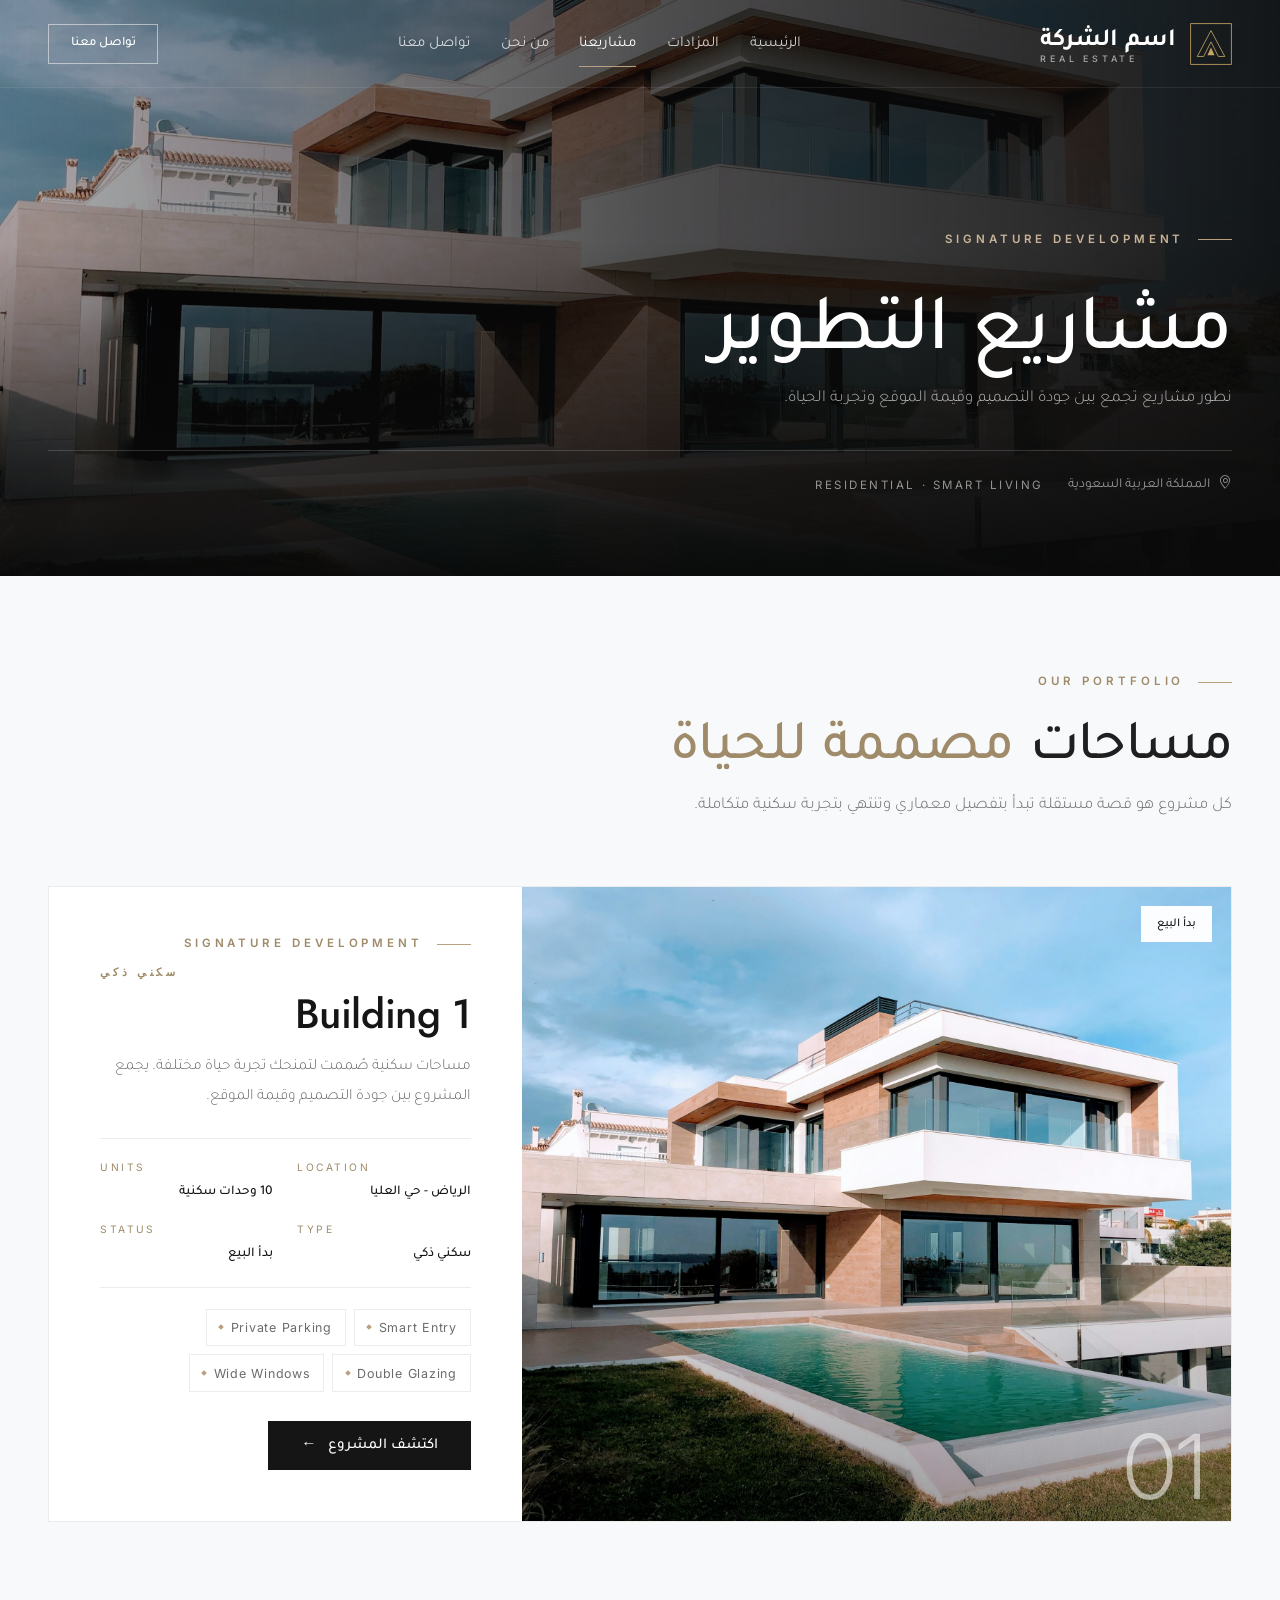
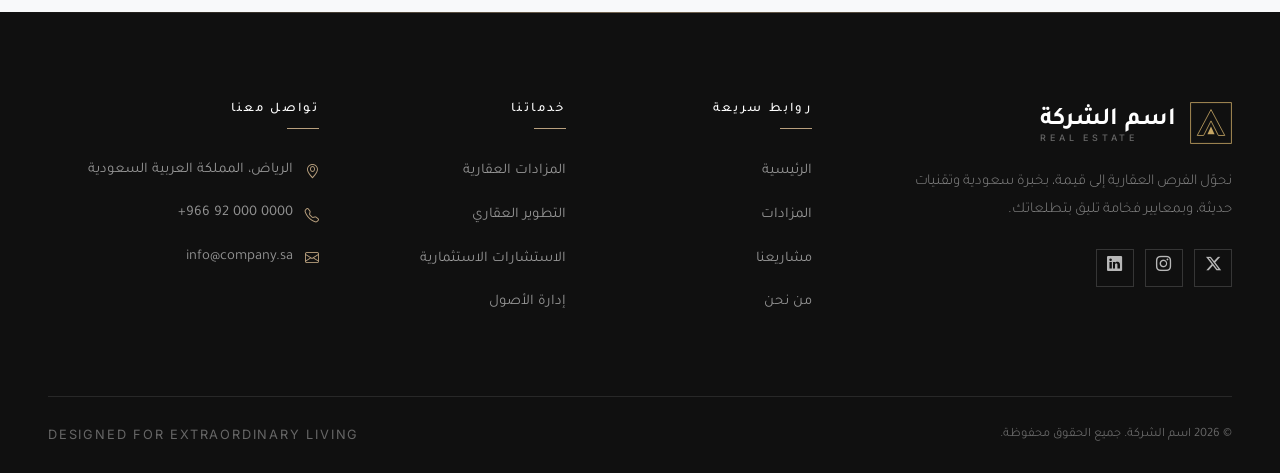
<file: projects.html>
<!DOCTYPE html>
<html lang="ar" dir="rtl">
<head>
    <meta charset="UTF-8">
    <meta name="viewport" content="width=device-width, initial-scale=1.0">

    <title>مشاريعنا | التطوير العقاري · اسم الشركة</title>
    <meta name="description" content="نطور مشاريع تجمع بين جودة التصميم وقيمة الموقع وتجربة الحياة. اكتشف مشاريع التطوير العقاري الفاخرة.">

    <meta property="og:title" content="مشاريعنا | اسم الشركة">
    <meta property="og:description" content="مشاريع تطوير عقاري تجمع بين جودة التصميم وقيمة الموقع وتجربة الحياة.">
    <meta property="og:image" content="assets/images/development/aqaronaresidence1/residence-01.jpg">
    <meta property="og:type" content="website">

    <link rel="icon" href="assets/logo/favicon.svg" type="image/svg+xml">
    <link rel="preload" href="infath-fonts/RuaqArabic-Light.ttf" as="font" type="font/ttf" crossorigin>
    <link rel="preload" href="infath-fonts/RuaqArabic-Medium.ttf" as="font" type="font/ttf" crossorigin>
    <link rel="preload" href="infath-fonts/RuaqArabic-Bold.ttf" as="font" type="font/ttf" crossorigin>
    <link rel="preload" href="infath-fonts/LamaSans-Regular.otf" as="font" type="font/otf" crossorigin>
    <link href="https://cdn.jsdelivr.net/npm/bootstrap-icons/font/bootstrap-icons.css" rel="stylesheet">
    <link rel="stylesheet" href="css/style.css?v=10">
    <script>document.documentElement.classList.add('js');</script>
</head>
<body>

    <!-- ============================ Header ============================ -->
    <header class="site-header">
        <div class="header-inner">
            <a class="brand" href="index.html" aria-label="اسم الشركة">
                <span class="brand-mark"><img src="assets/logo/brand-mark.svg" alt=""></span>
                <span class="brand-text">
                    <span class="brand-name">اسم الشركة</span>
                    <span class="brand-sub">Real Estate</span>
                </span>
            </a>

            <nav class="nav-menu" id="mainNav" aria-label="القائمة الرئيسية">
                <a href="index.html">الرئيسية</a>
                <a href="auctions.html">المزادات</a>
                <a href="projects.html">مشاريعنا</a>
                <a href="about.html">من نحن</a>
                <a href="contact.html">تواصل معنا</a>
            </nav>

            <div class="header-actions">
                <a href="contact.html" class="btn btn-outline-light btn-header">تواصل معنا</a>
                <button class="mobile-toggle" type="button" aria-label="فتح القائمة" aria-controls="mainNav" aria-expanded="false">
                    <span></span><span></span><span></span>
                </button>
            </div>
        </div>
    </header>

    <main>
        <!-- ============================ Hero ============================ -->
        <section class="page-hero">
            <div class="page-hero-bg" style="background-image: url('assets/images/development/aqaronaresidence1/residence-01.jpg');"></div>
            <div class="container page-hero-inner">
                <span class="eyebrow eyebrow-light">Signature Development</span>
                <h1 class="page-hero-title">مشاريع التطوير</h1>
                <p>نطور مشاريع تجمع بين جودة التصميم وقيمة الموقع وتجربة الحياة.</p>
                <div class="page-hero-meta">
                    <span><i class="bi bi-geo-alt"></i> المملكة العربية السعودية</span>
                    <span class="latin">Residential · Smart Living</span>
                </div>
            </div>
        </section>

        <!-- =========================== Projects ======================== -->
        <section class="projects-wrapper">
            <div class="projects-container">
                <div class="section-head" data-reveal>
                    <span class="eyebrow">Our Portfolio</span>
                    <h2 class="section-title">مساحات <span class="gold">مصممة للحياة</span></h2>
                    <p class="section-lead">كل مشروع هو قصة مستقلة تبدأ بتفصيل معماري وتنتهي بتجربة سكنية متكاملة.</p>
                </div>

                <div id="projects-container"></div>
            </div>
        </section>
    </main>

    <!-- ============================ Footer ============================ -->
    <footer class="site-footer">
        <div class="container">
            <div class="footer-grid">
                <div class="footer-brand">
                    <a class="brand" href="index.html" aria-label="اسم الشركة">
                        <span class="brand-mark"><img src="assets/logo/brand-mark.svg" alt=""></span>
                        <span class="brand-text">
                            <span class="brand-name">اسم الشركة</span>
                            <span class="brand-sub">Real Estate</span>
                        </span>
                    </a>
                    <p>نحوّل الفرص العقارية إلى قيمة، بخبرة سعودية وتقنيات حديثة، وبمعايير فخامة تليق بتطلعاتك.</p>
                    <div class="footer-social">
                        <a href="#" aria-label="X"><i class="bi bi-twitter-x"></i></a>
                        <a href="#" aria-label="Instagram"><i class="bi bi-instagram"></i></a>
                        <a href="#" aria-label="LinkedIn"><i class="bi bi-linkedin"></i></a>
                    </div>
                </div>

                <div>
                    <h4 class="footer-title">روابط سريعة</h4>
                    <ul class="footer-links">
                        <li><a href="index.html">الرئيسية</a></li>
                        <li><a href="auctions.html">المزادات</a></li>
                        <li><a href="projects.html">مشاريعنا</a></li>
                        <li><a href="about.html">من نحن</a></li>
                    </ul>
                </div>

                <div>
                    <h4 class="footer-title">خدماتنا</h4>
                    <ul class="footer-links">
                        <li><a href="auctions.html">المزادات العقارية</a></li>
                        <li><a href="projects.html">التطوير العقاري</a></li>
                        <li><a href="contact.html">الاستشارات الاستثمارية</a></li>
                        <li><a href="contact.html">إدارة الأصول</a></li>
                    </ul>
                </div>

                <div>
                    <h4 class="footer-title">تواصل معنا</h4>
                    <ul class="footer-contact">
                        <li><i class="bi bi-geo-alt"></i><span>الرياض، المملكة العربية السعودية</span></li>
                        <li><i class="bi bi-telephone"></i><a href="tel:+966920000000" dir="ltr">+966 92 000 0000</a></li>
                        <li><i class="bi bi-envelope"></i><a href="mailto:info@company.sa">info@company.sa</a></li>
                    </ul>
                </div>
            </div>

            <div class="footer-bottom">
                <span>© 2026 اسم الشركة. جميع الحقوق محفوظة.</span>
                <span class="latin">Designed for extraordinary living</span>
            </div>
        </div>
    </footer>

    <script src="js/data.js?v=10"></script>
    <script src="js/main.js?v=10"></script>
    <script>
        document.addEventListener('DOMContentLoaded', () => {
            const container = document.getElementById('projects-container');

            if (typeof projectsData === 'undefined' || projectsData.length === 0) {
                container.innerHTML = '<p class="projects-empty">جاري تحديث المشاريع...</p>';
                return;
            }

            projectsData.forEach((project, index) => {
                const number = String(index + 1).padStart(2, '0');
                const hasUrl = project.url && project.url !== '#';

                const featuresHTML = project.features?.length
                    ? `<ul class="project-features">${project.features.map((feature) => `<li>${feature}</li>`).join('')}</ul>`
                    : '';

                const card = `
                    <article class="project-feature ${index % 2 ? 'is-reversed' : ''}">
                        <div class="project-feature-media" data-reveal="zoom">
                            <span class="project-status">${project.status}</span>
                            <img src="${project.image}" alt="${project.title}" loading="lazy"
                                 onerror="this.style.display='none';">
                            <span class="project-number">${number}</span>
                        </div>
                        <div class="project-feature-body" data-reveal="left" data-delay="120">
                            <span class="eyebrow">Signature Development</span>
                            <h2 class="project-feature-title">
                                <span class="project-mark">${project.type}</span>
                                ${project.title}
                            </h2>
                            <p>${project.description}</p>

                            <div class="project-meta-grid">
                                <div class="project-meta-item">
                                    <span>Location</span>
                                    <strong>${project.location}</strong>
                                </div>
                                <div class="project-meta-item">
                                    <span>Units</span>
                                    <strong>${project.unitsCount}</strong>
                                </div>
                                <div class="project-meta-item">
                                    <span>Type</span>
                                    <strong>${project.type}</strong>
                                </div>
                                <div class="project-meta-item">
                                    <span>Status</span>
                                    <strong>${project.status}</strong>
                                </div>
                            </div>

                            ${featuresHTML}

                            ${hasUrl
                                ? `<a href="${project.url}" class="btn btn-ink">اكتشف المشروع <span class="arrow">←</span></a>`
                                : `<button class="btn btn-outline" style="opacity:.55;cursor:not-allowed;" disabled>التفاصيل قريباً</button>`}
                        </div>
                    </article>`;

                container.insertAdjacentHTML('beforeend', card);
            });

            window.observeReveals?.();
        });
    </script>
</body>
</html>
</file>
<file: css/style.css>
/* ==========================================================================
   MODERN ELEGANT DESIGN SYSTEM — اسم الشركة
   Real Estate · Auctions · Development
   ========================================================================== */

@import url('https://fonts.googleapis.com/css2?family=Inter:wght@300;400;500;600&family=Jost:wght@300;400;500;600;700&family=Tajawal:wght@300;400;500;700&display=swap');

@import url('components.css?v=11');
@import url('pages.css?v=11');

/* Auction identity typeface — Ruaq Arabic */
@font-face {
    font-family: 'Ruaq Arabic';
    src: url('../infath-fonts/RuaqArabic-Light.ttf') format('truetype');
    font-weight: 300;
    font-style: normal;
    font-display: swap;
}

@font-face {
    font-family: 'Ruaq Arabic';
    src: url('../infath-fonts/RuaqArabic-Medium.ttf') format('truetype');
    font-weight: 500;
    font-style: normal;
    font-display: swap;
}

@font-face {
    font-family: 'Ruaq Arabic';
    src: url('../infath-fonts/RuaqArabic-Bold.ttf') format('truetype');
    font-weight: 700;
    font-style: normal;
    font-display: swap;
}

/* Auction numerals — Lama Sans, restricted to digits and numeric punctuation
   so Arabic copy continues to render in Ruaq Arabic. */
@font-face {
    font-family: 'Lama Sans';
    src: url('../infath-fonts/LamaSans-Light.otf') format('opentype');
    font-weight: 300;
    font-style: normal;
    font-display: swap;
    unicode-range: U+0025, U+002B, U+002C, U+002E, U+002F, U+003A, U+007C, U+0030-0039, U+0660-0669;
}

@font-face {
    font-family: 'Lama Sans';
    src: url('../infath-fonts/LamaSans-Regular.otf') format('opentype');
    font-weight: 400;
    font-style: normal;
    font-display: swap;
    unicode-range: U+0025, U+002B, U+002C, U+002E, U+002F, U+003A, U+007C, U+0030-0039, U+0660-0669;
}

@font-face {
    font-family: 'Lama Sans';
    src: url('../infath-fonts/LamaSans-Medium.otf') format('opentype');
    font-weight: 500;
    font-style: normal;
    font-display: swap;
    unicode-range: U+0025, U+002B, U+002C, U+002E, U+002F, U+003A, U+007C, U+0030-0039, U+0660-0669;
}

@font-face {
    font-family: 'Lama Sans';
    src: url('../infath-fonts/LamaSans-Bold.otf') format('opentype');
    font-weight: 700;
    font-style: normal;
    font-display: swap;
    unicode-range: U+0025, U+002B, U+002C, U+002E, U+002F, U+003A, U+007C, U+0030-0039, U+0660-0669;
}

/* ------------------------------- Tokens ---------------------------------- */
:root {
    /* Surfaces */
    --ink: #151515;
    --ink-2: #1f1f1f;
    --ink-3: #262626;
    --paper: #FFFFFF;
    --bg: #F8F9FA;
    --ivory: #F8F9FA;
    --ivory-2: #F1F3F5;

    /* Lines */
    --line: rgba(21, 21, 21, 0.08);
    --line-soft: rgba(21, 21, 21, 0.06);
    --line-light: rgba(255, 255, 255, 0.14);

    /* Accent - Modern Elegant */
    --accent: #B9A07E;
    --accent-2: #C9B49A;
    --accent-deep: #9F8B6A;
    --accent-glow: rgba(185, 160, 126, 0.16);

    /* Legacy names mapped to new accent for minimal edits */
    --gold: var(--accent);
    --gold-2: var(--accent-2);
    --gold-deep: var(--accent-deep);
    --gold-glow: var(--accent-glow);

    /* Text */
    --text: #1F1F1F;
    --muted: #6B6B6B;
    --muted-2: #8F8F8F;

    /* Auction identity — DO NOT CHANGE */
    --auction-dark: #00365D;
    --auction-teal: #00A5A3;
    /* Legacy alias kept so every auction component resolves to navy. */
    --auction-blue: var(--auction-dark);
    --auction-ink-soft: rgba(0, 54, 93, 0.78);
    --auction-ink-faint: rgba(0, 54, 93, 0.58);
    --auction-line: rgba(0, 54, 93, 0.12);
    --auction-line-strong: rgba(0, 54, 93, 0.24);
    --auction-teal-wash: rgba(0, 165, 163, 0.06);
    --auction-teal-line: rgba(0, 165, 163, 0.28);
    --auction-shadow: rgba(0, 54, 93, 0.12);

    /* Project accent */
    --proj-accent: #B9A07E;

    /* Typography */
    --font-body: 'Tajawal', 'Segoe UI', sans-serif;
    --font-display: 'Jost', 'Tajawal', sans-serif;
    --font-latin: 'Inter', 'Jost', sans-serif;
    /* Lama Sans carries digits/numeric punctuation (restricted unicode-range);
       Arabic copy falls through to Ruaq. */
    --font-auction: 'Lama Sans', 'Ruaq Arabic', 'Tajawal', 'Segoe UI', sans-serif;

    --container: 1280px;
    --header-h: 88px;
    --header-h-sm: 76px;

    --ease: cubic-bezier(0.25, 0.8, 0.25, 1);
    --ease-out: cubic-bezier(0.16, 1, 0.3, 1);
}

/* ------------------------------- Base ------------------------------------ */
*,
*::before,
*::after {
    margin: 0;
    padding: 0;
    box-sizing: border-box;
}

html {
    scroll-behavior: smooth;
    -webkit-text-size-adjust: 100%;
}

body {
    font-family: var(--font-body);
    background: var(--paper);
    color: var(--text);
    direction: rtl;
    line-height: 1.9;
    font-weight: 400;
    overflow-x: hidden;
    -webkit-font-smoothing: antialiased;
    text-rendering: optimizeLegibility;
}

body.menu-open {
    overflow: hidden;
}

img {
    display: block;
    max-width: 100%;
    height: auto;
}

a {
    color: inherit;
    text-decoration: none;
}

ul,
ol {
    list-style: none;
}

button,
input,
select,
textarea {
    font: inherit;
    color: inherit;
}

button {
    background: none;
    border: 0;
    cursor: pointer;
}

::selection {
    background: var(--gold);
    color: var(--ink);
}

::-webkit-scrollbar {
    width: 9px;
}

::-webkit-scrollbar-track {
    background: var(--ivory);
}

::-webkit-scrollbar-thumb {
    background: var(--ink);
}

::-webkit-scrollbar-thumb:hover {
    background: var(--gold-deep);
}

:focus-visible {
    outline: 1px solid var(--gold);
    outline-offset: 4px;
}

/* ----------------------------- Typography -------------------------------- */
h1,
h2,
h3,
h4,
h5 {
    font-family: var(--font-display);
    font-weight: 500;
    line-height: 1.16;
    letter-spacing: -0.01em;
    color: var(--text);
}

p {
    color: var(--muted);
}

.container {
    width: 100%;
    max-width: var(--container);
    margin-inline: auto;
    padding-inline: clamp(1.25rem, 4vw, 3rem);
}

.section {
    position: relative;
    padding-block: clamp(4.5rem, 9vw, 8rem);
}

/* Fixed header must not cover anchor targets (e.g. "اكتشف مشاريعنا"). */
.section[id] {
    scroll-margin-top: calc(var(--header-h) + 1.5rem);
}

.section-ivory {
    background: var(--bg);
}

.section-bone {
    background: var(--paper);
}

.section-ink {
    background: var(--ink);
    color: var(--paper);
}

.section-ink .section-title,
.section-ink h2,
.section-ink h3 {
    color: var(--paper);
}

.section-title {
    font-size: clamp(2rem, 4.4vw, 3.6rem);
    line-height: 1.25;
    margin-bottom: 1rem;
}

.section-title .gold {
    color: var(--gold-deep);
}

.section-lead {
    max-width: 620px;
    color: var(--muted);
    font-size: 1.05rem;
    font-weight: 300;
    line-height: 1.9;
}

.section-head {
    max-width: 740px;
    margin-bottom: clamp(2.5rem, 5vw, 4rem);
}

.section-head.center {
    margin-inline: auto;
    text-align: center;
}

.section-head.center .section-lead {
    margin-inline: auto;
}

.section-head .eyebrow {
    margin-bottom: 1rem;
}

.eyebrow {
    display: inline-flex;
    align-items: center;
    gap: 0.85rem;
    font-family: var(--font-latin);
    font-size: 0.72rem;
    font-weight: 600;
    letter-spacing: 0.34em;
    text-transform: uppercase;
    color: var(--gold-deep);
    line-height: 1;
}

.eyebrow::before {
    content: '';
    width: 34px;
    height: 1px;
    background: var(--gold);
    flex: none;
}

.eyebrow-light {
    color: var(--gold-2);
}

.eyebrow-plain::before {
    display: none;
}

.text-gold {
    color: var(--gold-deep);
}

.muted {
    color: var(--muted);
}

.latin {
    font-family: var(--font-latin);
}

/* ----------------------------- Buttons ----------------------------------- */
.btn {
    position: relative;
    display: inline-flex;
    align-items: center;
    justify-content: center;
    gap: 0.7rem;
    padding: 1rem 2rem;
    font-family: var(--font-body);
    font-size: 0.95rem;
    font-weight: 500;
    line-height: 1;
    border: 1px solid transparent;
    border-radius: 0;
    overflow: hidden;
    isolation: isolate;
    cursor: pointer;
    white-space: nowrap;
    transition: color 0.4s var(--ease), border-color 0.4s var(--ease),
        background-color 0.4s var(--ease), transform 0.4s var(--ease);
}

.btn::before {
    content: '';
    position: absolute;
    inset: 0;
    z-index: -1;
    background: var(--gold);
    transform: scaleX(0);
    transform-origin: right center;
    transition: transform 0.55s var(--ease-out);
}

.btn:hover::before {
    transform: scaleX(1);
    transform-origin: left center;
}

.btn .arrow {
    display: inline-block;
    transition: transform 0.45s var(--ease);
}

.btn:hover .arrow {
    transform: translateX(-5px);
}

.btn-gold {
    background: var(--accent);
    color: var(--ink);
}

.btn-gold::before {
    background: var(--ink);
}

.btn-gold:hover {
    color: var(--paper);
}

.btn-ink {
    background: var(--ink);
    color: var(--paper);
}

.btn-ink:hover {
    color: var(--ink);
}

.btn-outline {
    border-color: rgba(21, 21, 21, 0.4);
    color: var(--ink);
}

.btn-outline::before {
    background: var(--ink);
}

.btn-outline:hover {
    color: var(--paper);
}

.btn-outline-light {
    border-color: rgba(255, 255, 255, 0.5);
    color: var(--paper);
}

.btn-outline-light:hover {
    color: var(--ink);
    border-color: var(--accent);
}

.btn-block {
    width: 100%;
}

.btn-sm {
    padding: 0.85rem 1.4rem;
    font-size: 0.85rem;
}

.btn-lg {
    padding: 1.25rem 2.6rem;
    font-size: 1rem;
}

.text-link {
    display: inline-flex;
    align-items: center;
    gap: 0.65rem;
    font-size: 0.92rem;
    font-weight: 500;
    color: var(--ink);
    padding-bottom: 0.35rem;
    position: relative;
}

.text-link::after {
    content: '';
    position: absolute;
    inset-inline: 0;
    bottom: 0;
    height: 1px;
    background: var(--gold);
    transform-origin: right;
    transition: transform 0.5s var(--ease-out);
}

.text-link:hover::after {
    transform: scaleX(0.35);
    transform-origin: right;
}

.text-link .arrow {
    color: var(--gold-deep);
    transition: transform 0.4s var(--ease);
}

.text-link:hover .arrow {
    transform: translateX(-5px);
}

/* ----------------------------- Header ------------------------------------ */
.site-header {
    position: fixed;
    inset-block-start: 0;
    inset-inline: 0;
    z-index: 1000;
    height: var(--header-h);
    color: var(--paper);
    transition: height 0.5s var(--ease), color 0.5s var(--ease),
        box-shadow 0.5s var(--ease), transform 0.55s var(--ease);
}

/* The blurred backdrop lives on a pseudo-element. Applying backdrop-filter
   directly to the header would make it the containing block for the fixed
   mobile menu, collapsing the overlay to the header's own height. */
.site-header::before {
    content: '';
    position: absolute;
    inset: 0;
    z-index: -1;
    background: transparent;
    transition: background-color 0.5s var(--ease), backdrop-filter 0.5s var(--ease);
    pointer-events: none;
}

.site-header::after {
    content: '';
    position: absolute;
    inset-inline: 0;
    bottom: 0;
    height: 1px;
    background: rgba(255, 255, 255, 0.08);
    transition: background-color 0.5s var(--ease);
}

.header-inner {
    height: 100%;
    max-width: var(--container);
    margin-inline: auto;
    padding-inline: clamp(1.25rem, 4vw, 3rem);
    display: flex;
    align-items: center;
    justify-content: space-between;
    gap: 2rem;
}

.brand {
    display: inline-flex;
    align-items: center;
    gap: 0.85rem;
    color: inherit;
    flex: none;
}

/* Keep the brand above the full-screen mobile menu overlay. */
.site-header .brand {
    position: relative;
    z-index: 1101;
}

.brand-mark {
    width: 42px;
    height: 42px;
    display: grid;
    place-items: center;
    color: var(--gold);
    transition: color 0.45s var(--ease), transform 0.6s var(--ease);
}

.brand-mark svg {
    width: 100%;
    height: 100%;
    display: block;
}

.brand:hover .brand-mark {
    transform: rotate(-4deg) scale(1.04);
}

.brand-text {
    display: flex;
    flex-direction: column;
    line-height: 1;
}

.brand-name {
    font-family: var(--font-display);
    font-size: 1.55rem;
    font-weight: 600;
    color: inherit;
    letter-spacing: 0;
}

.brand-sub {
    font-family: var(--font-latin);
    font-size: 0.56rem;
    font-weight: 500;
    letter-spacing: 0.42em;
    text-transform: uppercase;
    opacity: 0.6;
    margin-top: 0.38rem;
    direction: ltr;
}

.nav-menu {
    display: flex;
    align-items: center;
    gap: clamp(1.2rem, 2.4vw, 2.5rem);
}

.nav-menu a {
    position: relative;
    display: inline-block;
    padding-block: 0.55rem;
    font-size: 0.94rem;
    font-weight: 400;
    color: rgba(255, 255, 255, 0.78);
    transition: color 0.35s var(--ease);
}

.nav-menu a::after {
    content: '';
    position: absolute;
    inset-inline: 0;
    bottom: 0;
    height: 1px;
    background: var(--gold);
    transform: scaleX(0);
    transform-origin: right center;
    transition: transform 0.45s var(--ease-out);
}

.nav-menu a:hover,
.nav-menu a.active {
    color: var(--paper);
}

.nav-menu a:hover::after,
.nav-menu a.active::after {
    transform: scaleX(1);
}

.header-actions {
    display: flex;
    align-items: center;
    gap: 1rem;
    flex: none;
}

.header-actions .btn {
    padding: 0.8rem 1.35rem;
    font-size: 0.82rem;
}

.site-header.scrolled {
    height: var(--header-h-sm);
    color: var(--ink);
    box-shadow: 0 1px 0 var(--line), 0 10px 40px rgba(15, 15, 15, 0.02);
}

.site-header.scrolled::before {
    background: rgba(255, 255, 255, 0.98);
    -webkit-backdrop-filter: blur(14px);
    backdrop-filter: blur(14px);
}

.site-header.scrolled::after {
    background: transparent;
}

.site-header.scrolled .nav-menu a {
    color: rgba(22, 22, 22, 0.62);
}

.site-header.scrolled .nav-menu a:hover,
.site-header.scrolled .nav-menu a.active {
    color: var(--ink);
}

.site-header.scrolled .brand-mark {
    color: var(--gold-deep);
}

.site-header.scrolled .btn-outline-light {
    border-color: rgba(21, 21, 21, 0.4);
    color: var(--ink);
}

.site-header.scrolled .btn-outline-light:hover {
    color: var(--paper);
    border-color: var(--ink);
}

.site-header.hidden {
    transform: translateY(-100%);
}

/* Burger */
.mobile-toggle {
    display: none;
    width: 44px;
    height: 44px;
    position: relative;
    align-items: center;
    justify-content: center;
    color: inherit;
    flex: none;
    z-index: 1100;
}

.mobile-toggle span {
    position: absolute;
    left: 10px;
    width: 24px;
    height: 1px;
    background: currentColor;
    transition: transform 0.45s var(--ease), opacity 0.3s var(--ease);
}

.mobile-toggle span:nth-child(1) {
    top: 16px;
}

.mobile-toggle span:nth-child(2) {
    top: 22px;
}

.mobile-toggle span:nth-child(3) {
    top: 28px;
}

body.menu-open .mobile-toggle span:nth-child(1) {
    top: 22px;
    transform: rotate(45deg);
}

body.menu-open .mobile-toggle span:nth-child(2) {
    opacity: 0;
}

body.menu-open .mobile-toggle span:nth-child(3) {
    top: 22px;
    transform: rotate(-45deg);
}

/* ------------------------------- Hero ------------------------------------ */
.hero {
    position: relative;
    min-height: 100svh;
    display: flex;
    align-items: center;
    overflow: hidden;
    background: var(--ink);
    color: var(--paper);
    isolation: isolate;
}

.hero-bg {
    position: absolute;
    inset: -6%;
    z-index: -3;
    background-size: cover;
    background-position: center;
    transform: scale(1.06);
    animation: kenburns 26s var(--ease) infinite alternate;
    will-change: transform;
}

.hero::before {
    content: '';
    position: absolute;
    inset: 0;
    z-index: -2;
    background:
        linear-gradient(270deg, rgba(10, 10, 10, 0.94) 0%, rgba(10, 10, 10, 0.72) 42%, rgba(10, 10, 10, 0.32) 100%),
        linear-gradient(to top, rgba(10, 10, 10, 0.96) 0%, rgba(10, 10, 10, 0.18) 45%, rgba(10, 10, 10, 0.38) 100%);
}

.hero::after {
    content: '';
    position: absolute;
    inset: 0;
    z-index: -1;
    pointer-events: none;
    background:
        radial-gradient(circle at 12% 78%, rgba(185, 160, 126, 0.18), transparent 42%),
        linear-gradient(to bottom, rgba(0, 0, 0, 0.25), transparent 25%);
}

.hero-inner {
    width: 100%;
    padding-top: calc(var(--header-h) + 2rem);
}

.hero-copy {
    max-width: 800px;
    padding-block: clamp(3rem, 8vh, 6rem);
}

.hero-title {
    font-size: clamp(2.9rem, 6.6vw, 5.8rem);
    line-height: 1.12;
    font-weight: 500;
    color: var(--paper);
    margin-block: 1.6rem 1.8rem;
}

.hero-title .line {
    display: block;
    overflow: hidden;
    padding-block: 0.14em;
    margin-block: -0.14em;
    animation: line-clip-release 0.01s linear 1.55s forwards;
}

.hero-title .line > span {
    display: block;
    transform: translateY(130%);
    animation: line-up 1.15s var(--ease-out) forwards;
}

.hero-title .line:nth-child(1) > span {
    animation-delay: 0.15s;
}

.hero-title .line:nth-child(2) > span {
    animation-delay: 0.3s;
}

.hero-title em {
    font-style: normal;
    color: var(--gold-2);
}

.hero-desc {
    max-width: 570px;
    font-size: 1.05rem;
    font-weight: 300;
    line-height: 1.95;
    color: rgba(255, 255, 255, 0.72);
    margin-bottom: 2.6rem;
    opacity: 0;
    animation: fade-up 1s var(--ease-out) 0.55s forwards;
}

.hero-btns {
    display: flex;
    flex-wrap: wrap;
    gap: 1rem;
    opacity: 0;
    animation: fade-up 1s var(--ease-out) 0.75s forwards;
}

.hero-btns .btn {
    min-width: 190px;
}

.hero .eyebrow {
    opacity: 0;
    animation: fade-up 0.9s var(--ease-out) 0.05s forwards;
}

.hero-meta {
    position: absolute;
    inset-inline: 0;
    bottom: 2.4rem;
    display: flex;
    align-items: flex-end;
    justify-content: space-between;
    gap: 2rem;
    opacity: 0;
    animation: fade-up 1s var(--ease-out) 1s forwards;
}

.hero-meta .hero-place {
    font-family: var(--font-latin);
    font-size: 0.7rem;
    letter-spacing: 0.34em;
    text-transform: uppercase;
    color: rgba(255, 255, 255, 0.55);
    direction: ltr;
}

.hero-scroll {
    display: flex;
    align-items: center;
    gap: 0.9rem;
    font-family: var(--font-latin);
    font-size: 0.62rem;
    letter-spacing: 0.32em;
    text-transform: uppercase;
    color: rgba(255, 255, 255, 0.55);
    direction: ltr;
}

.hero-scroll .scroll-line {
    width: 1px;
    height: 48px;
    background: rgba(255, 255, 255, 0.2);
    position: relative;
    overflow: hidden;
}

.hero-scroll .scroll-line::after {
    content: '';
    position: absolute;
    inset-inline: 0;
    top: 0;
    height: 45%;
    background: var(--gold);
    animation: scroll-line 2.4s var(--ease) infinite;
}

/* ------------------------------ Marquee ---------------------------------- */
.marquee {
    background: var(--ink);
    border-block: 1px solid rgba(185, 160, 126, 0.22);
    overflow: hidden;
    padding-block: 1.15rem;
    position: relative;
}

.marquee-track {
    display: flex;
    width: max-content;
    animation: marquee 42s linear infinite;
}

.marquee-group {
    display: flex;
    align-items: center;
    flex: none;
}

.marquee-group span {
    font-family: var(--font-latin);
    font-size: 0.95rem;
    font-weight: 500;
    letter-spacing: 0.32em;
    text-transform: uppercase;
    color: rgba(255, 255, 255, 0.62);
    white-space: nowrap;
    padding-inline: 2.2rem;
}

.marquee-group i {
    width: 5px;
    height: 5px;
    background: var(--gold);
    transform: rotate(45deg);
    flex: none;
}

/* ------------------------------ Stats ------------------------------------ */
.stats-band {
    background: var(--ink);
    color: var(--paper);
    padding-block: clamp(3.5rem, 6vw, 5rem);
    position: relative;
    overflow: hidden;
}

.stats-band::before {
    content: '';
    position: absolute;
    inset-inline: 0;
    top: 0;
    height: 1px;
    background: linear-gradient(90deg, transparent, var(--gold), transparent);
    opacity: 0.55;
}

.stats-grid {
    display: grid;
    grid-template-columns: repeat(4, 1fr);
}

.stat-card {
    padding: 0.5rem clamp(1rem, 2.5vw, 2.4rem);
    text-align: center;
    border-inline-start: 1px solid rgba(255, 255, 255, 0.12);
}

.stat-card:first-child {
    border-inline-start: 0;
}

.stat-value {
    font-family: var(--font-latin);
    font-size: clamp(2.8rem, 5vw, 4.2rem);
    font-weight: 300;
    line-height: 1;
    color: var(--gold-2);
    direction: ltr;
    display: block;
}

.stat-label {
    color: rgba(255, 255, 255, 0.55);
    font-size: 0.92rem;
    font-weight: 300;
    margin-top: 0.9rem;
}

/* ------------------------------ Intro ------------------------------------ */
.intro-grid {
    display: grid;
    grid-template-columns: 1.03fr 0.97fr;
    align-items: center;
    gap: clamp(2.5rem, 6vw, 6.5rem);
}

.intro-media {
    position: relative;
    padding-block-end: 2.5rem;
    isolation: isolate;
}

.intro-frame {
    position: relative;
    overflow: hidden;
    background: var(--ivory-2);
}

.intro-frame img {
    width: 100%;
    height: clamp(360px, 46vw, 610px);
    object-fit: cover;
    transform: scale(1.06);
    transition: transform 1.8s var(--ease-out);
}

.intro-media:hover .intro-frame img {
    transform: scale(1.12);
}

.intro-frame::after {
    content: '';
    position: absolute;
    inset: 1.1rem;
    border: 1px solid rgba(255, 255, 255, 0.42);
    pointer-events: none;
}

.intro-media::after {
    content: '';
    position: absolute;
    inset-block-end: 0;
    inset-inline-start: 0;
    width: 62%;
    height: 62%;
    border: 1px solid var(--gold);
    z-index: -1;
}

.intro-note {
    position: absolute;
    inset-inline-end: -0.5rem;
    inset-block-end: 0;
    background: var(--paper);
    border-top: 2px solid var(--gold);
    box-shadow: 0 24px 60px rgba(11, 11, 11, 0.12);
    padding: 1.5rem 1.7rem;
    max-width: 280px;
    z-index: 2;
}

.intro-note .note-num {
    font-family: var(--font-latin);
    font-size: 0.8rem;
    letter-spacing: 0.3em;
    color: var(--gold-deep);
    display: block;
    margin-bottom: 0.6rem;
}

.intro-note p {
    font-family: var(--font-display);
    font-size: 1.12rem;
    line-height: 1.6;
    color: var(--ink);
}

.intro-copy .section-title {
    margin-bottom: 1.4rem;
}

.intro-list {
    margin-block: 2rem 2.4rem;
    border-top: 1px solid var(--line);
}

.intro-list li {
    display: flex;
    align-items: baseline;
    gap: 1.1rem;
    padding-block: 1rem;
    border-bottom: 1px solid var(--line);
    color: var(--muted);
    font-size: 0.96rem;
    font-weight: 300;
}

.intro-list li strong {
    font-family: var(--font-latin);
    font-size: 0.85rem;
    font-weight: 500;
    letter-spacing: 0.22em;
    color: var(--gold-deep);
    flex: none;
}

/* --------------------------- Section heads ------------------------------- */
.split-head {
    display: flex;
    align-items: flex-end;
    justify-content: space-between;
    gap: 2rem;
    margin-bottom: clamp(2.5rem, 5vw, 4rem);
}

.split-head .section-head {
    margin-bottom: 0;
}

.split-head .text-link {
    flex: none;
    margin-bottom: 0.5rem;
}

/* ----------------------------- Values ------------------------------------ */
.values-grid {
    display: grid;
    grid-template-columns: repeat(3, 1fr);
    border-top: 1px solid var(--line);
}

.value-card {
    position: relative;
    padding: clamp(2rem, 3.5vw, 3.2rem) clamp(1.5rem, 3vw, 2.8rem);
    border-inline-start: 1px solid var(--line);
    transition: background-color 0.5s var(--ease), transform 0.5s var(--ease);
}

.value-card:first-child {
    border-inline-start: 0;
}

.value-card:hover {
    background: var(--paper);
    transform: translateY(-6px);
}

.value-num {
    display: block;
    font-family: var(--font-latin);
    font-size: 0.82rem;
    letter-spacing: 0.3em;
    color: var(--gold-deep);
    margin-bottom: 2.4rem;
}

.value-card h3 {
    font-size: clamp(1.6rem, 2.4vw, 2.1rem);
    margin-bottom: 0.8rem;
}

.value-card p {
    font-size: 0.96rem;
    font-weight: 300;
    line-height: 1.9;
}

.value-line {
    position: relative;
    height: 1px;
    background: var(--line);
    margin-top: 2.2rem;
    overflow: hidden;
}

.value-line::after {
    content: '';
    position: absolute;
    inset: 0;
    background: var(--gold);
    transform: scaleX(0);
    transform-origin: right center;
    transition: transform 0.8s var(--ease-out);
}

.value-card:hover .value-line::after {
    transform: scaleX(1);
}

/* ------------------------------- CTA ------------------------------------- */
.cta {
    position: relative;
    background: var(--ink);
    color: var(--paper);
    text-align: center;
    padding-block: clamp(5rem, 10vw, 9rem);
    overflow: hidden;
    isolation: isolate;
}

.cta::before {
    content: '';
    position: absolute;
    inset: 0;
    z-index: -1;
    background:
        radial-gradient(circle at 20% 20%, rgba(185, 160, 126, 0.16), transparent 42%),
        radial-gradient(circle at 85% 85%, rgba(185, 160, 126, 0.1), transparent 40%);
}

.cta::after {
    content: '';
    position: absolute;
    inset-inline-start: 50%;
    top: 50%;
    width: min(78vw, 760px);
    aspect-ratio: 1;
    transform: translate(50%, -50%);
    border: 1px solid rgba(185, 160, 126, 0.16);
    border-radius: 50%;
    pointer-events: none;
}

.cta-inner {
    position: relative;
    max-width: 900px;
    margin-inline: auto;
}

.cta .eyebrow {
    margin-bottom: 1.4rem;
}

.cta h2 {
    font-size: clamp(2.2rem, 5vw, 4rem);
    line-height: 1.2;
    color: var(--paper);
    margin-bottom: 1.2rem;
}

.cta p {
    color: rgba(255, 255, 255, 0.62);
    font-weight: 300;
    font-size: 1.05rem;
    margin-bottom: 2.6rem;
}

.cta-btns {
    display: flex;
    justify-content: center;
    flex-wrap: wrap;
    gap: 1rem;
}

/* ------------------------------ Footer ----------------------------------- */
.site-footer {
    background: #101010;
    color: rgba(255, 255, 255, 0.6);
    padding-top: clamp(4rem, 7vw, 6rem);
    position: relative;
}

.site-footer::before {
    content: '';
    position: absolute;
    inset-inline: 0;
    top: 0;
    height: 1px;
    background: linear-gradient(90deg, transparent, rgba(185, 160, 126, 0.6), transparent);
}

.footer-grid {
    display: grid;
    grid-template-columns: 1.7fr 0.9fr 0.9fr 1.25fr;
    gap: clamp(2rem, 4vw, 4rem);
    padding-bottom: clamp(3rem, 6vw, 4.5rem);
}

.footer-brand .brand {
    margin-bottom: 1.5rem;
}

.footer-brand .brand-name {
    color: var(--paper);
}

.footer-brand p {
    color: rgba(255, 255, 255, 0.5);
    font-size: 0.94rem;
    font-weight: 300;
    max-width: 320px;
    line-height: 1.9;
}

.footer-title {
    color: var(--paper);
    font-family: var(--font-body);
    font-size: 0.82rem;
    font-weight: 500;
    letter-spacing: 0.18em;
    margin-bottom: 1.4rem;
    padding-bottom: 0.75rem;
    position: relative;
}

.footer-title::after {
    content: '';
    position: absolute;
    bottom: 0;
    inset-inline-start: 0;
    width: 32px;
    height: 1px;
    background: var(--gold);
}

.footer-links li + li {
    margin-top: 0.15rem;
}

.footer-links a {
    display: inline-block;
    padding-block: 0.42rem;
    font-size: 0.92rem;
    color: rgba(255, 255, 255, 0.55);
    transition: color 0.35s var(--ease), transform 0.35s var(--ease);
}

.footer-links a:hover {
    color: var(--accent-2);
    transform: translateX(-4px);
}

.footer-contact li {
    display: flex;
    align-items: flex-start;
    gap: 0.75rem;
    font-size: 0.92rem;
    color: rgba(255, 255, 255, 0.55);
    padding-block: 0.35rem;
}

.footer-contact i {
    color: var(--gold);
    font-size: 0.9rem;
    margin-top: 0.3rem;
}

.footer-contact a:hover {
    color: var(--accent-2);
}

.footer-social {
    display: flex;
    gap: 0.7rem;
    margin-top: 1.5rem;
}

.footer-social a {
    width: 38px;
    height: 38px;
    display: grid;
    place-items: center;
    border: 1px solid rgba(255, 255, 255, 0.16);
    color: rgba(255, 255, 255, 0.7);
    font-size: 0.95rem;
    transition: color 0.35s var(--ease), border-color 0.35s var(--ease),
        background-color 0.35s var(--ease), transform 0.35s var(--ease);
}

.footer-social a:hover {
    color: var(--ink);
    background: var(--accent);
    border-color: var(--accent);
    transform: translateY(-3px);
}

.footer-bottom {
    border-top: 1px solid rgba(255, 255, 255, 0.1);
    padding-block: 1.6rem;
    display: flex;
    align-items: center;
    justify-content: space-between;
    gap: 1rem;
    flex-wrap: wrap;
    font-size: 0.8rem;
    color: rgba(255, 255, 255, 0.36);
}

.footer-bottom .latin {
    letter-spacing: 0.14em;
    text-transform: uppercase;
}

/* --------------------------- Reveal / Motion ----------------------------- */
/* html.js [data-reveal] {
    opacity: 0;
    transform: translateY(28px);
    transition: opacity 0.9s var(--ease-out), transform 0.9s var(--ease-out);
    transition-delay: var(--reveal-delay, 0s);
    will-change: opacity, transform;
}

html.js [data-reveal='left'] {
    transform: translateX(48px);
}

html.js [data-reveal='right'] {
    transform: translateX(-48px);
}

html.js [data-reveal='zoom'] {
    transform: scale(0.94);
}

html.js [data-reveal].is-revealed {
    opacity: 1;
    transform: none;
}

html.js .img-reveal {
    clip-path: inset(0 0 100% 0);
    transition: clip-path 1.3s var(--ease-out);
}

html.js .img-reveal.is-revealed {
    clip-path: inset(0);
} */

@keyframes kenburns {
    from {
        transform: scale(1.06) translate3d(0, 0, 0);
    }
    to {
        transform: scale(1.14) translate3d(-1.5%, -1%, 0);
    }
}

@keyframes line-up {
    to {
        transform: translateY(0);
    }
}

@keyframes line-clip-release {
    to {
        overflow: visible;
    }
}

@keyframes fade-up {
    from {
        opacity: 0;
        transform: translateY(26px);
    }
    to {
        opacity: 1;
        transform: translateY(0);
    }
}

@keyframes scroll-line {
    0% {
        transform: translateY(-100%);
    }
    60%,
    100% {
        transform: translateY(240%);
    }
}

@keyframes marquee {
    from {
        transform: translateX(0);
    }
    to {
        transform: translateX(50%);
    }
}

@keyframes float-soft {
    0%,
    100% {
        transform: translateY(0);
    }
    50% {
        transform: translateY(-8px);
    }
}

@keyframes pulse-dot {
    0% {
        box-shadow: 0 0 0 0 rgba(0, 165, 163, 0.55);
    }
    70% {
        box-shadow: 0 0 0 8px rgba(0, 165, 163, 0);
    }
    100% {
        box-shadow: 0 0 0 0 rgba(0, 165, 163, 0);
    }
}

/* --------------------------- Scroll progress ----------------------------- */
.scroll-progress {
    position: fixed;
    inset-block-start: 0;
    inset-inline-start: 0;
    width: 0;
    height: 2px;
    background: linear-gradient(90deg, var(--gold-deep), var(--gold-2));
    z-index: 1600;
    pointer-events: none;
}

/* ----------------------------- Back to top ------------------------------- */
.back-to-top {
    position: fixed;
    inset-block-end: 2rem;
    inset-inline-start: 2rem;
    width: 46px;
    height: 46px;
    display: grid;
    place-items: center;
    border: 1px solid var(--gold);
    background: var(--ink);
    color: var(--gold-2);
    z-index: 900;
    opacity: 0;
    visibility: hidden;
    transform: translateY(14px);
    transition: opacity 0.4s var(--ease), transform 0.4s var(--ease),
        visibility 0.4s, background-color 0.4s var(--ease), color 0.4s var(--ease);
}

.back-to-top.is-visible {
    opacity: 1;
    visibility: visible;
    transform: none;
}

.back-to-top:hover {
    background: var(--gold);
    color: var(--ink);
}

/* ----------------------------- Preloader --------------------------------- */
.preloader {
    position: fixed;
    inset: 0;
    z-index: 2000;
    display: grid;
    place-items: center;
    background: #080808;
    color: var(--paper);
    transition: opacity 0.8s var(--ease), visibility 0.8s var(--ease);
}

.preloader.is-hidden {
    opacity: 0;
    visibility: hidden;
    pointer-events: none;
}

.preloader-inner {
    text-align: center;
}

.preloader .brand-mark {
    width: 64px;
    height: 64px;
    margin-inline: auto;
    color: var(--gold);
    animation: float-soft 2.4s var(--ease) infinite;
}

.preloader-name {
    font-family: var(--font-display);
    font-size: 1.9rem;
    font-weight: 600;
    margin-top: 1.2rem;
    color: var(--paper);
}

.preloader-sub {
    font-family: var(--font-latin);
    font-size: 0.6rem;
    letter-spacing: 0.42em;
    text-transform: uppercase;
    color: rgba(255, 255, 255, 0.45);
    margin-top: 0.5rem;
    direction: ltr;
}

.preloader-line {
    width: 160px;
    height: 1px;
    margin: 1.7rem auto 0;
    background: rgba(255, 255, 255, 0.14);
    position: relative;
    overflow: hidden;
}

.preloader-line::after {
    content: '';
    position: absolute;
    inset: 0;
    background: var(--gold);
    transform: scaleX(0);
    transform-origin: right center;
    animation: preload-line 1.5s var(--ease) 0.1s forwards;
}

@keyframes preload-line {
    to {
        transform: scaleX(1);
    }
}

/* ---------------------------- Responsive core ---------------------------- */
@media (max-width: 1100px) {
    .nav-menu {
        position: fixed;
        inset: 0;
        z-index: 1000;
        flex-direction: column;
        justify-content: center;
        align-items: center;
        gap: 0;
        background: #080808;
        opacity: 0;
        visibility: hidden;
        transform: translateY(-30px);
        transition: opacity 0.5s var(--ease), visibility 0.5s var(--ease),
            transform 0.5s var(--ease);
        padding: 6rem 1.5rem 3rem;
    }

    .nav-menu.open {
        opacity: 1;
        visibility: visible;
        transform: none;
    }

    .nav-menu a,
    .site-header.scrolled .nav-menu a {
        color: rgba(255, 255, 255, 0.8);
        font-family: var(--font-display);
        font-size: clamp(1.7rem, 7vw, 2.4rem);
        padding-block: 0.7rem;
    }

    .nav-menu a:hover,
    .nav-menu a.active,
    .site-header.scrolled .nav-menu a:hover,
    .site-header.scrolled .nav-menu a.active {
        color: var(--gold-2);
    }

    .nav-menu a::after {
        inset-inline: 35%;
    }

    .mobile-toggle {
        display: flex;
    }

    .header-actions .btn-header {
        display: none;
    }

    body.menu-open .site-header,
    body.menu-open .site-header.scrolled {
        transform: none;
        background: transparent;
        box-shadow: none;
        color: var(--paper);
    }

    body.menu-open .site-header::before,
    body.menu-open .site-header.scrolled::before {
        background: transparent;
        -webkit-backdrop-filter: none;
        backdrop-filter: none;
    }

    body.menu-open .site-header .brand-mark {
        color: var(--gold);
    }

    body.menu-open .site-header::after {
        background: transparent;
    }
}

@media (max-width: 900px) {
    .hero-copy {
        max-width: 100%;
    }

    .hero-meta {
        display: none;
    }

    .intro-grid {
        grid-template-columns: 1fr;
        gap: 3rem;
    }

    .intro-media {
        max-width: 620px;
    }

    .stats-grid {
        grid-template-columns: repeat(2, 1fr);
        row-gap: 2.5rem;
    }

    .stat-card:nth-child(3) {
        border-inline-start: 0;
    }

    .values-grid {
        grid-template-columns: 1fr;
        border-top: 0;
    }

    .value-card {
        border-inline-start: 0;
        border-top: 1px solid var(--line);
    }

    .value-card:first-child {
        border-top: 0;
    }

    .footer-grid {
        grid-template-columns: 1fr 1fr;
    }
}

@media (max-width: 680px) {
    :root {
        --header-h: 76px;
        --header-h-sm: 66px;
    }

    .brand-mark {
        width: 36px;
        height: 36px;
    }

    .brand-name {
        font-size: 1.3rem;
    }

    .brand-sub {
        font-size: 0.5rem;
        letter-spacing: 0.32em;
    }

    .hero {
        min-height: 100svh;
    }

    .hero .eyebrow {
        font-size: 0.66rem;
        letter-spacing: 0.14em;
        gap: 0.45rem;
        white-space: nowrap;
    }

    .hero .eyebrow::before {
        width: 20px;
    }

    .hero-title {
        font-size: clamp(2.35rem, 11.6vw, 3.4rem);
    }

    .hero-desc {
        font-size: 1rem;
    }

    .hero-btns .btn {
        width: 100%;
        min-width: 0;
    }

    .split-head {
        flex-direction: column;
        align-items: flex-start;
    }

    .intro-note {
        position: relative;
        inset: auto;
        margin-top: -2rem;
        margin-inline-start: auto;
        max-width: 90%;
    }

    .intro-media::after {
        display: none;
    }

    .section-lead {
        font-size: 0.98rem;
    }

    .footer-grid {
        grid-template-columns: 1fr;
        gap: 2.2rem;
    }

    .footer-bottom {
        flex-direction: column;
        text-align: center;
    }

    .back-to-top {
        inset-block-end: 1.2rem;
        inset-inline-start: 1.2rem;
        width: 42px;
        height: 42px;
    }
}

@media (max-width: 680px) and (max-height: 700px) {
    .hero-inner {
        padding-top: calc(var(--header-h) + 1rem);
    }

    .hero-copy {
        padding-block: 1.5rem;
    }

    .hero-title {
        margin-block: 1.1rem 1.2rem;
    }

    .hero-desc {
        margin-bottom: 1.8rem;
    }
}

@media (max-width: 400px) {
    .stats-grid {
        grid-template-columns: 1fr;
    }

    .stat-card {
        border-inline-start: 0;
        border-top: 1px solid rgba(255, 255, 255, 0.12);
    }

    .stat-card:first-child {
        border-top: 0;
    }
}

/* -------------------------- Reduced motion ------------------------------- */
@media (prefers-reduced-motion: reduce) {
    html {
        scroll-behavior: auto;
    }

    *,
    *::before,
    *::after {
        animation-duration: 0.001ms !important;
        animation-iteration-count: 1 !important;
        transition-duration: 0.001ms !important;
    }

    html.js [data-reveal] {
        opacity: 1;
        transform: none;
    }

    .hero-title .line > span {
        transform: none;
    }

    .hero-title .line {
        overflow: visible;
        animation: none;
    }
}

/* ---------------------- Auction identity typography ---------------------- */
/* Ruaq Arabic is reserved for auction content only, keeping the general
   brand typography untouched. Lama Sans is first in the stack, but its
   unicode-range only covers numerals, so Arabic always resolves to Ruaq
   while every digit resolves to Lama Sans. */
.auctions-section,
.auctions-page-wrapper,
.filters-section,
.page-hero--auction,
.auction-card,
.auction-hero,
.auction-detail-wrapper {
    font-family: var(--font-auction);
}

.auctions-section .section-title,
.page-hero--auction .page-hero-title,
.auction-hero .auction-hero-title,
.auction-card .auction-title,
.overview-info h2,
.properties-header h3,
.prop-content h4,
.auction-card .btn,
.auction-detail-wrapper .btn,
.filter-input,
.filter-select {
    font-family: var(--font-auction);
}

/* Auction mark — sits above the auction name on all three surfaces. */
.auction-logo {
    display: flex;
    align-items: center;
    margin-bottom: 1.15rem;
    line-height: 0;
}

.auction-logo img {
    display: block;
    width: auto;
    height: 58px;
}

.auction-logo--light img {
    filter: drop-shadow(0 10px 24px rgba(0, 55, 96, 0.45));
}

/* Balanced Ruaq weights: Bold for names, Medium for labels, Light for copy. */
.auctions-section .section-title,
.page-hero--auction .page-hero-title,
.auction-hero .auction-hero-title,
.auction-card .auction-title,
.overview-info h2,
.properties-header h3,
.prop-content h4 {
    font-weight: 700;
    letter-spacing: -0.01em;
}

.auction-card .auction-meta,
.auction-card .date-row,
.auction-card .auction-meta-bottom,
.auctions-section .section-lead,
.auction-note,
.prop-desc,
.info-item,
.filters-section .results-count,
.auction-hero-meta {
    font-weight: 300;
}

.auction-status,
.hero-badge,
.date-label,
.auction-meta-bottom,
.info-item strong,
.filter-btn,
.filters-head .filter-label,
.properties-count,
.breadcrumb,
.auction-card .btn,
.auction-detail-wrapper .btn,
.filter-input,
.filter-select {
    font-weight: 500;
}

/* Two-color identity inside auction content. */
.auctions-section .section-title {
    color: var(--auction-dark);
}

.auctions-section .section-title .gold {
    color: var(--auction-dark);
    text-decoration: underline;
    text-decoration-color: var(--auction-teal);
    text-decoration-thickness: 3px;
    text-underline-offset: 0.14em;
}

.auctions-section .section-head .eyebrow,
.filters-head .filter-label {
    color: var(--auction-dark);
}

.auctions-section .section-head .eyebrow::before,
.filters-head .filter-label::before {
    background: var(--auction-teal);
}

.auctions-section .section-lead,
.auction-card .auction-meta,
.auction-card .date-value,
.auction-card .prop-desc,
.auction-detail-wrapper .no-results,
.auctions-page-wrapper .no-results,
.filters-section .results-count {
    color: var(--auction-ink-soft);
}

.auctions-section .text-link {
    color: var(--auction-dark);
}

.auctions-section .text-link::after {
    background: var(--auction-teal);
}

.auctions-section .text-link .arrow {
    color: var(--auction-teal);
}

.page-hero--auction .eyebrow,
.auction-hero .eyebrow-light {
    color: rgba(255, 255, 255, 0.72);
}

.page-hero--auction .eyebrow::before,
.auction-hero .eyebrow::before {
    background: var(--auction-teal);
}

/* Numeral-only stacks keep Latin labels in Inter/Jost and digits in Lama. */
.auction-card .auction-index,
.properties-header .properties-count {
    font-family: 'Lama Sans', var(--font-latin);
    color: var(--auction-ink-faint);
}

.auction-index {
    letter-spacing: 0.16em;
}
</file>
